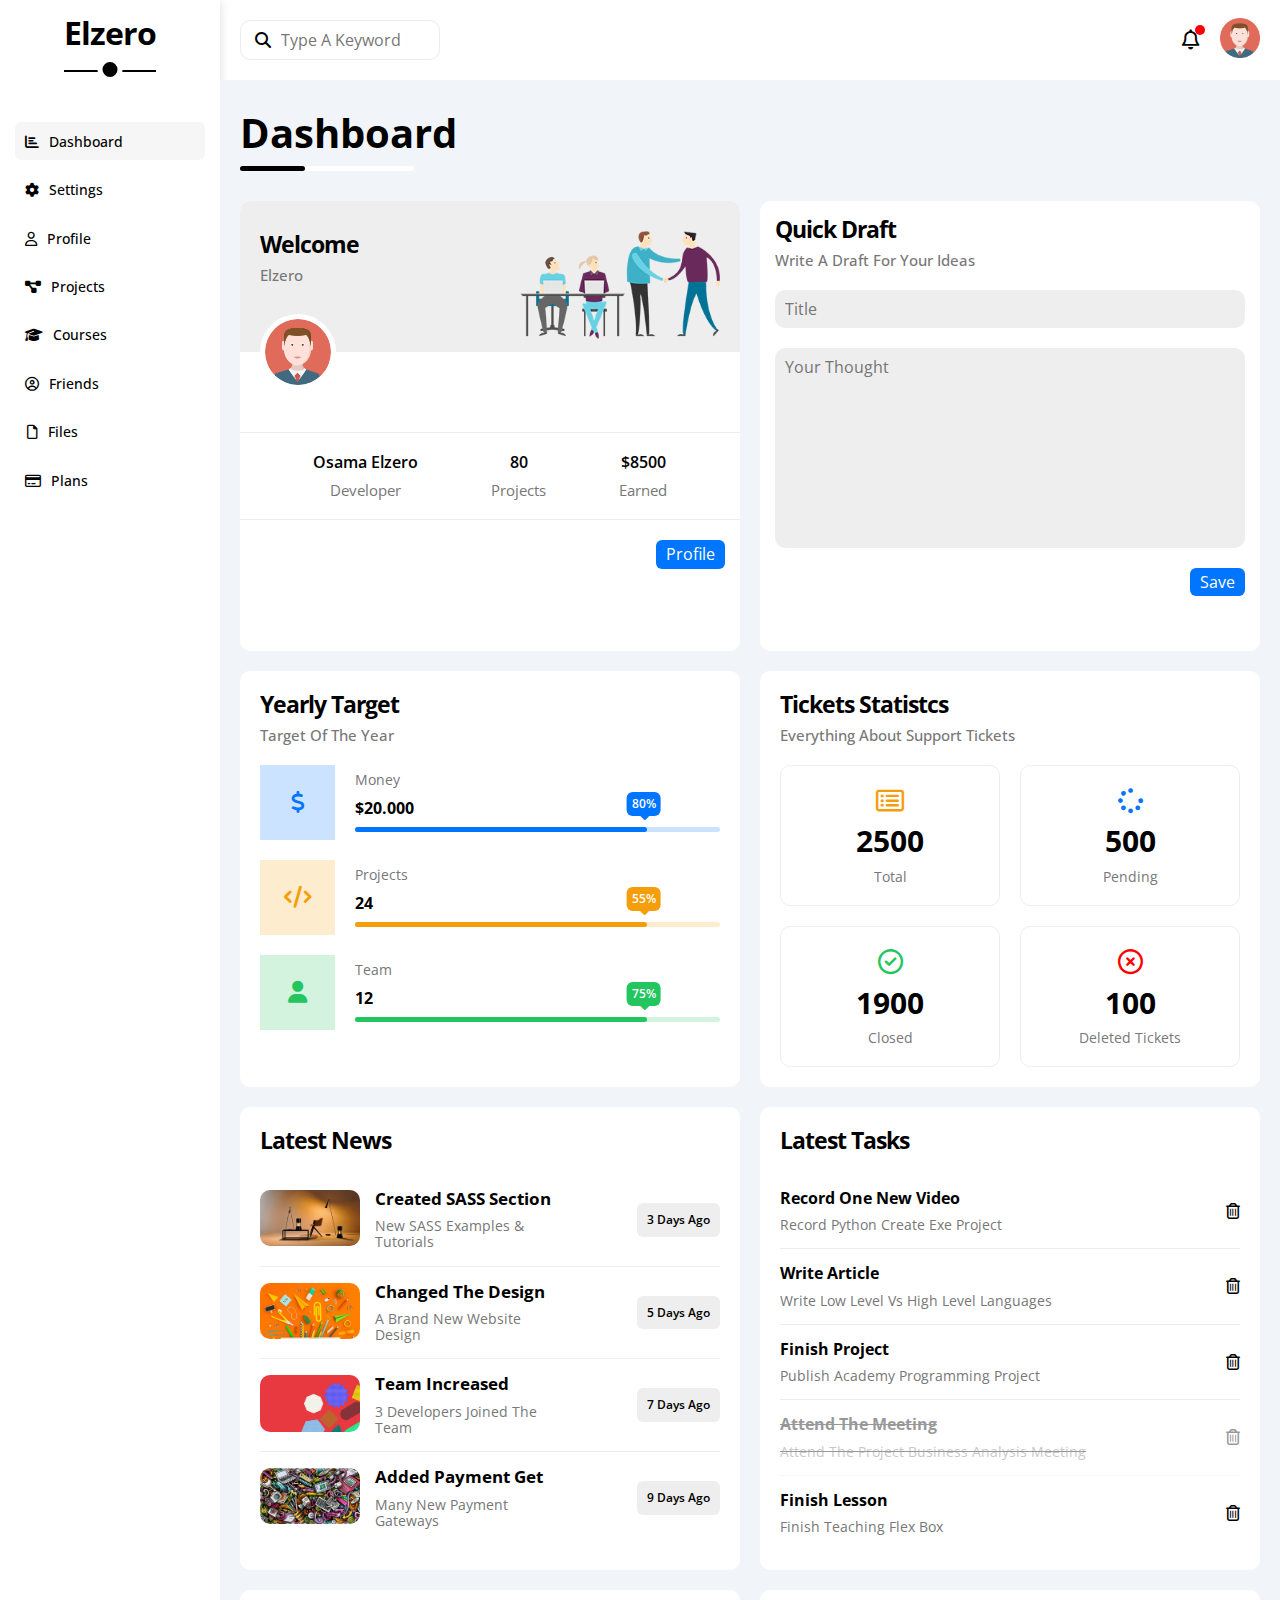
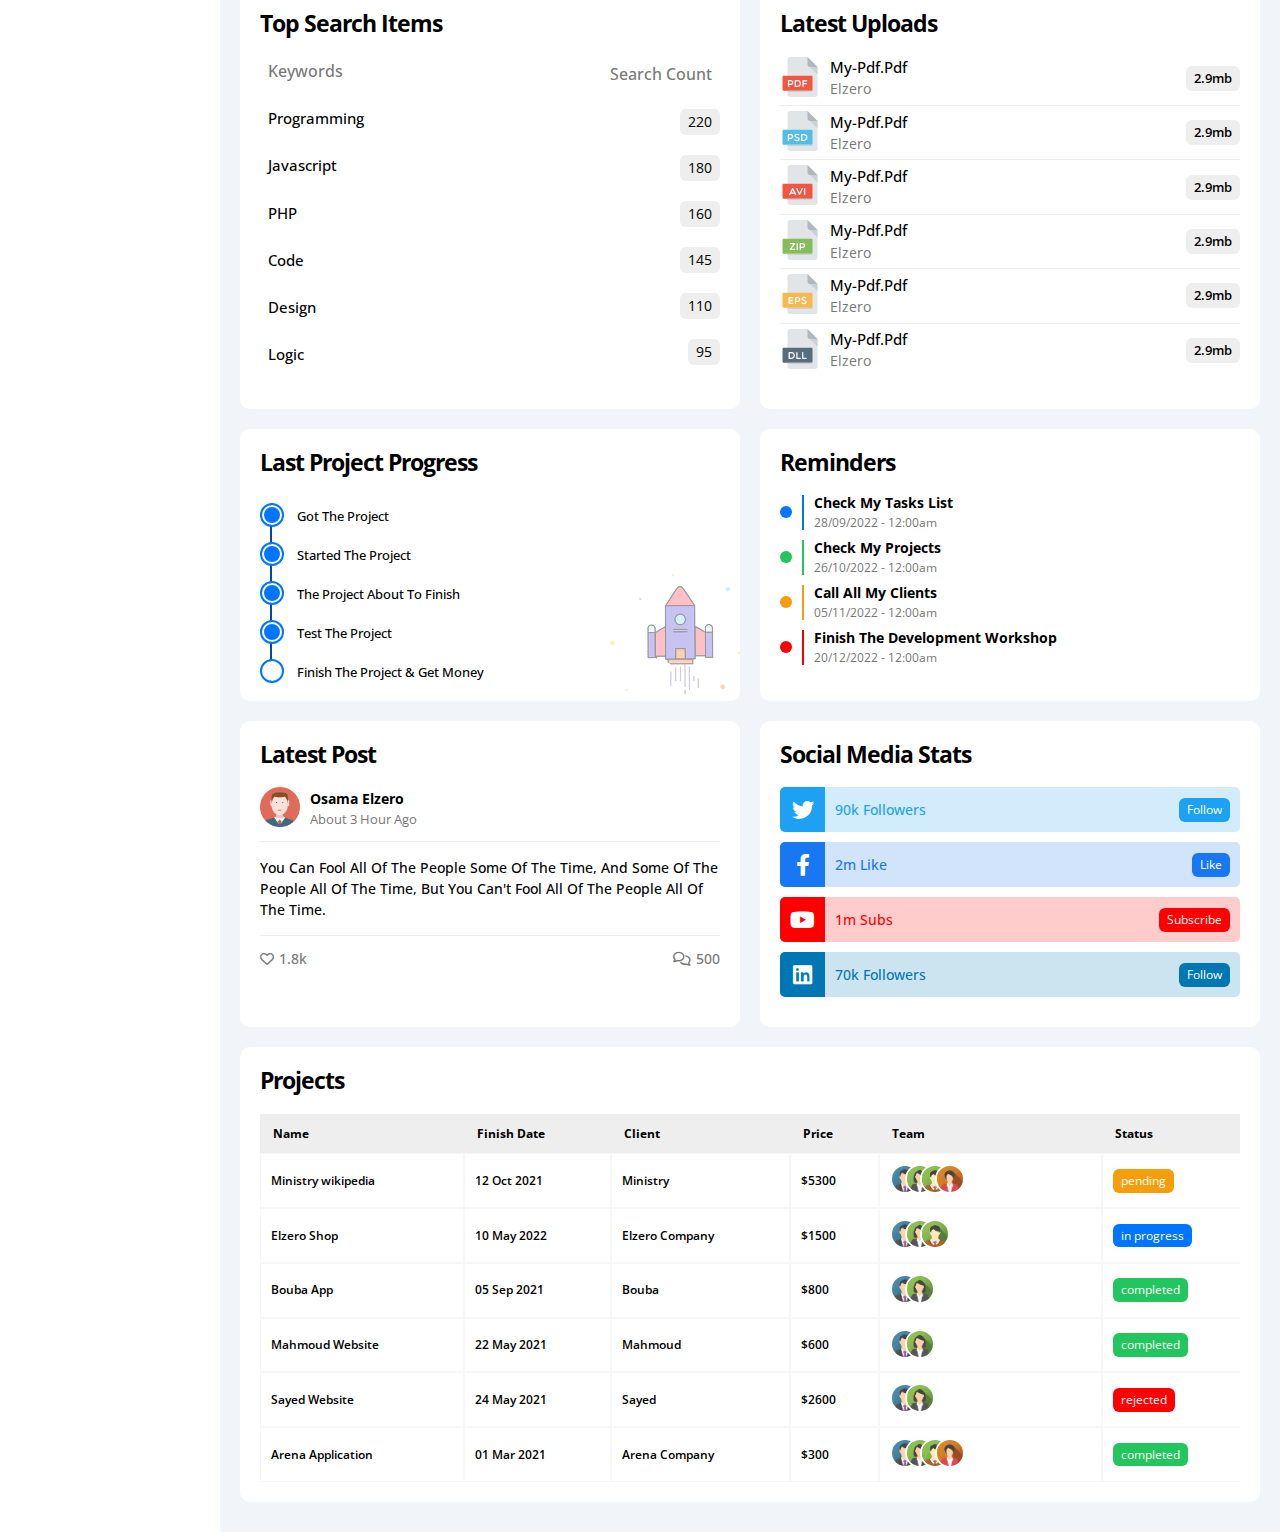
<file: index.html>
<!DOCTYPE html>
<html lang="en">

<head>
  <meta name="description" content="Here is my First Dashboard" />
  <meta charset="UTF-8" />
  <meta name="viewport" content="width=device-width, initial-scale=1.0" />
  <title>Dashboard | Home</title>
  <!-- Main FrameWork -->
  <link rel="stylesheet" href="./css/framework.css" />
  <!-- Master css -->
  <link rel="stylesheet" href="./css/master.css" />
  <!-- Font awesome Liberary -->
  <link rel="stylesheet" href="./css/all.min.css" />
  <!-- normalize -->
  <link rel="stylesheet" href="./css/normalize.css" />
</head>

<body>
  <main class="page flex prelative">
    <aside class="side-bar bcwhite">
      <div class="aside-header">
        <a href="index.html">
          <h1 class="prelative aside-header-title txtc prelative pb20 mb50 pointer">
            elzero
          </h1>
        </a>
      </div>
      <nav class="asid-nav-bar">
        <menu>
          <li class="">
            <a class="active block mb10" href="index.html"><i class="fa-solid fa-chart-bar"></i><span
                class="pl10 fz14">dashboard</span></a>
          </li>
          <li>
            <a href="settings.html" class="block mb10"><i class="fa-solid fa-gear"></i><span
                class="pl10 fz14">settings</span></a>
          </li>
          <li>
            <a href="profile.html" class="block mb10"><i class="fa-regular fa-user"></i><span
                class="pl10 fz14">profile</span></a>
          </li>
          <li>
            <a href="projects.html" class="block mb10"><i class="fa-solid fa-diagram-project"></i><span
                class="pl10 fz14">projects</span></a>
          </li>
          <li>
            <a href="courses.html" class="block mb10"><i class="fa-solid fa-graduation-cap"></i><span
                class="pl10 fz14">courses</span></a>
          </li>
          <li>
            <a href="friends.html" class="block mb10"><i class="fa-regular fa-circle-user"></i><span
                class="pl10 fz14">friends</span></a>
          </li>
          <li>
            <a href="files.html" class="block mb10"><i class="fa-regular fa-file pl2"></i><span
                class="pl10 fz14">files</span></a>
          </li>
          <li>
            <a href="plans.html" class="block mb10"><i class="fa-regular fa-credit-card"></i><span
                class="pl10 fz14">plans</span></a>
          </li>
        </menu>
      </nav>
    </aside>
    <section class="right-side">
      <header class="right-side-header flex-jspace-ac pr20 pl20">
        <form class="header-search-form prelative">
          <i class="fa-solid fa-magnifying-glass pabsolute"></i>
          <input class="pl40 pad10" type="search" name="search" placeholder="type a keyword" />
        </form>
        <div class="header-avatar flex-ac">
          <span class="prelative">
            <i class="fa-regular fa-bell fz20 pointer"></i></span>
          <div class="header-avatar-image">
            <img class="pointer" src="./imgs/avatar.png" alt="head-avatar" />
          </div>
        </div>
      </header>
      <section class="default-section bcback-color">
        <div class="default-section-header">
          <h1 class="prelative fz40 pointer mb30">dashboard</h1>
        </div>
        <div class="default-section-content grid400 gap20">
          <!-- avatar Profile -->
          <article class="avatar-profile-info heigh450 prelative radius10 bcwhite">
            <div class="avatar-profile-welcome flex-space bcddd pt30 pb10 pl20 pr20">
              <div class="article-header">
                <h1>welcome</h1>
                <p>elzero</p>
              </div>
              <div class="avatar-profile-welcome-img">
                <img src="./imgs/welcome.png" alt="image" />
              </div>
            </div>
            <div class="welcome-avatar-profile-photo">
              <img src="./imgs/avatar.png" alt="image" />
            </div>
            <div class="avatar-profile-info-content pb20 flex-ac txtc evenly mt20 mb20 capitalize">
              <div class="avatar-profile-name-job">
                <p class="mb10 fw600">osama elzero</p>
                <span class="fz15 c777">developer</span>
              </div>
              <div class="avatar-profile-projects-number">
                <p class="mb10 fw600">80</p>
                <span class="fz15 c777"> projects</span>
              </div>
              <div class="avatar-profile-money-earned">
                <p class="mb10 fw600">$8500</p>
                <span class="fz15 c777">earned</span>
              </div>
            </div>
            <button
              class="avatar-profile-button pabsolute mr15 right0 cwhite bcblue pblock5 pl10 pr10 bnone capitalize radius6">
              profile
            </button>
          </article>
          <!-- Quick draft -->
          <article class="dashboard-quick-draft prelative radius10 bcwhite pad15">
            <div class="article-header">
              <h1>quick draft</h1>
              <p>write a draft for your ideas</p>
            </div>
            <form class="mt20" action="" class="quick-draft-form">
              <input class="block mb20 bcddd bnone pad10 width100 radius10" type="text" placeholder="title"
                name="title of draft" />
              <textarea class="block mb20 bcddd bnone pad10 width100 radius10 heigh200 resize-none" name="thought"
                placeholder="your thought"></textarea>
            </form>
            <button
              class="qiuck-draft-save pabsolute right0 mr15 cwhite bcblue pblock5 pl10 pr10 bnone capitalize radius6">
              save
            </button>
          </article>
          <!-- Yearly Target -->
          <article class="yearly-target bcwhite radius10 pad20">
            <div class="article-header">
              <h1>yearly target</h1>
              <p>target of the year</p>
            </div>
            <div class="yearly-target-category">
              <div class="yearly-target-money flex-ac mt20 gap20">
                <div class="yearly-target-money-icon width75px heigh75px heigh bc-light-blue flex-jc-ac">
                  <span><i class="fa-solid fa-dollar-sign fz22 cblue"></i></span>
                </div>
                <div class="yearly-target-money-percent flex-1">
                  <p class="fz14 c777 capitalize">money</p>
                  <span class="fw700 pblock10 block">$20.000</span>
                  <div class="percent width100 radius6 heigh5 pb5 bc-light-blue">
                    <span class="block width80 bcblue prelative radius6 heigh5">
                      <span class="pabsolute right0 bcblue cwhite fz12 fw600 pad5 radius6">80%</span>
                      <i class="fa-solid fa-caret-down pabsolute right0 cblue fz15"></i>
                    </span>
                  </div>
                </div>
              </div>
              <div class="yearly-target-projects flex-ac mt20 gap20">
                <div class="yearly-target-projects-icon width75px heigh75px flex-jc-ac bc-light-yellow">
                  <span><i class="fa-solid fa-code fz22 cyellow"></i></span>
                </div>
                <div class="yearly-target-money-percent flex-1">
                  <p class="fz14 c777 capitalize">projects</p>
                  <span class="fw700 pblock10 block"> 24</span>
                  <div class="percent width100 radius6 heigh5 pb5 bc-light-yellow">
                    <span class="block width80 bcyellow prelative radius6 heigh5">
                      <span class="pabsolute right0 bcyellow cwhite fz12 fw600 pad5 radius6">55%</span>
                      <i class="fa-solid fa-caret-down pabsolute right0 cyellow fz15"></i>
                    </span>
                  </div>
                </div>
              </div>
              <div class="yearly-target-team flex-ac mt20 gap20">
                <div class="yearly-target-team-icon width75px heigh75px heigh bc-light-green flex-jc-ac">
                  <span><i class="fa-solid fa-user fz22 cgreen"></i></span>
                </div>
                <div class="yearly-target-team-percent flex-1">
                  <p class="fz14 c777 capitalize">team</p>
                  <span class="fw700 pblock10 block">12</span>
                  <div class="percent width100 radius6 heigh5 pb5 bc-light-green">
                    <span class="block width80 bcgreen prelative radius6 heigh5">
                      <span class="pabsolute right0 bcgreen cwhite fz12 fw600 pad5 radius6">
                        75%</span>
                      <i class="fa-solid fa-caret-down pabsolute right0 cgreen fz15"></i>
                    </span>
                  </div>
                </div>
              </div>
            </div>
          </article>
          <!-- tickets statistics -->
          <article class="tickets-statistics bcwhite pad20 radius10">
            <div class="article-header">
              <h1>tickets statistcs</h1>
              <p>Everything About Support Tickets</p>
            </div>
            <div class="tickets-grid mt20 grid-180 gap20">
              <div class="total-tickets pad10 radius10 border1 txtc">
                <span class="mb10 mt10 cyellow block fz25"><i class="fa-regular fa-rectangle-list"></i></span>
                <h2 class="fz30 mb10">2500</h2>
                <p class="capitalize fz14 c777 mb10">total</p>
              </div>
              <div class="pending-tickets pad10 radius10 border1 txtc">
                <span class="mb10 mt10 cblue block fz25"><i class="fa-solid fa-spinner"></i></span>
                <h2 class="fz30 mb10">500</h2>
                <p class="capitalize fz14 c777 mb10">pending</p>
              </div>
              <div class="closed-tickets pad10 radius10 border1 txtc">
                <span class="mb10 mt10 cgreen block fz25"><i class="fa-regular fa-circle-check"></i></span>
                <h2 class="fz30 mb10">1900</h2>
                <p class="capitalize fz14 c777 mb10">closed</p>
              </div>
              <div class="deleted-tickets pad10 radius10 border1 txtc">
                <span class="mb10 mt10 cred block fz25"><i class="fa-regular fa-circle-xmark"></i></span>
                <h2 class="fz30 mb10">100</h2>
                <p class="capitalize fz14 c777 mb10">deleted tickets</p>
              </div>
            </div>
          </article>
          <!-- latest News -->
          <article class="latest-news bcwhite radius10 pad20">
            <div class="article-header">
              <h1>latest news</h1>
            </div>
            <div class="latest-news-content mt20">
              <div class="sass-news flex-ac gap15 border-b1 pblock15">
                <div class="sass-news-img width100px radius10">
                  <img class="radius10" src="./imgs/news-01.png" alt="image" />
                </div>
                <div class="news-text-days flex-jspace-ac flex-1">
                  <div class="sass-news-text">
                    <h2 class="fz17 mb10 capitalize pointer">
                      created SASS section
                    </h2>
                    <p class="fz14 width80 capitalize c777">
                      new SASS examples & tutorials
                    </p>
                  </div>
                  <div class="news-days-number bceee radius6 fz12 fw600 capitalize pad10">
                    <p>3 days ago</p>
                  </div>
                </div>
              </div>
              <div class="design-news flex-ac pblock15 gap15 border-b1">
                <div class="design-news-img width100px radius10">
                  <img class="radius10" src="./imgs/news-02.png" alt="image" />
                </div>
                <div class="news-text-days flex-jspace-ac flex-1">
                  <div class="design-news-text">
                    <h2 class="fz17 mb10 capitalize pointer">
                      Changed The Design
                    </h2>
                    <p class="fz14 width80 capitalize c777">
                      A Brand New Website Design
                    </p>
                  </div>
                  <div class="news-days-number bceee radius6 fz12 fw600 capitalize pad10">
                    <p>5 days ago</p>
                  </div>
                </div>
              </div>
              <div class="team-news flex-ac pblock15 gap15 border-b1">
                <div class="team-news-img width100px radius10">
                  <img class="radius10" src="./imgs/news-03.png" alt="image" />
                </div>
                <div class="news-text-days flex-jspace-ac flex-1">
                  <div class="team-news-text">
                    <h2 class="fz17 mb10 capitalize pointer">
                      Team Increased
                    </h2>
                    <p class="fz14 width80 capitalize c777">
                      3 Developers Joined The Team
                    </p>
                  </div>
                  <div class="news-days-number bceee radius6 fz12 fw600 capitalize pad10">
                    <p>7 Days Ago</p>
                  </div>
                </div>
              </div>
              <div class="payment-news flex-ac gap15 pblock15">
                <div class="payment-news-img width100px radius10">
                  <img class="radius10" src="./imgs/news-04.png" alt="image" />
                </div>
                <div class="news-text-days flex-jspace-ac flex-1">
                  <div class="payment-news-text">
                    <h2 class="fz17 mb10 capitalize pointer">
                      Added Payment get
                    </h2>
                    <p class="fz14 width80 capitalize c777">
                      Many New Payment Gateways
                    </p>
                  </div>
                  <div class="news-days-number bceee radius6 fz12 fw600 capitalize pad10">
                    <p>9 days ago</p>
                  </div>
                </div>
              </div>
            </div>
          </article>
          <!-- latest tasks -->
          <article class="latest-tasks pad20 radius10 bcwhite">
            <div class="article-header">
              <h1>latest tasks</h1>
            </div>
            <div class="latest-tasks-content mt10">
              <div class="first-tast pblock15 flex-jspace-ac border-b1">
                <div class="task-text capitalize">
                  <h4 class="mb10">Record One New Video</h4>
                  <p class="fz14 c777">Record Python Create Exe Project</p>
                </div>
                <span class="icon">
                  <i class="fa-regular fa-trash-can"></i>
                </span>
              </div>
              <div class="first-tast pblock15 flex-jspace-ac border-b1">
                <div class="task-text capitalize">
                  <h4 class="mb10">Write Article</h4>
                  <p class="fz14 c777">
                    Write Low Level vs High Level Languages
                  </p>
                </div>
                <span class="icon">
                  <i class="fa-regular fa-trash-can"></i>
                </span>
              </div>
              <div class="first-tast pblock15 flex-jspace-ac border-b1">
                <div class="task-text capitalize">
                  <h4 class="mb10">Finish Project</h4>
                  <p class="fz14 c777">Publish Academy Programming Project</p>
                </div>
                <span class="icon">
                  <i class="fa-regular fa-trash-can"></i>
                </span>
              </div>
              <div class="finshed-task pblock15 flex-jspace-ac border-b1">
                <div class="task-text capitalize">
                  <h4 class="mb10">Attend The Meeting</h4>
                  <p class="fz14 c777">
                    Attend The Project Business Analysis Meeting
                  </p>
                </div>
                <span class="icon">
                  <i class="fa-regular fa-trash-can"></i>
                </span>
              </div>
              <div class="first-tast pblock15 flex-jspace-ac">
                <div class="task-text capitalize">
                  <h4 class="mb10">Finish Lesson</h4>
                  <p class="fz14 c777">Finish Teaching Flex Box</p>
                </div>
                <span class="icon">
                  <i class="fa-regular fa-trash-can"></i>
                </span>
              </div>
            </div>
          </article>
          <!-- top search -->
          <article class="top-search-items pad20 bcwhite radius10">
            <div class="article-header">
              <h1>top search items</h1>
            </div>
            <div class="top-search-content flex-jspace-ac mt20 pb20">
              <div class="top-search-keywords flex column gap20">
                <h5 class="fz16 c777 capitalize fw500">keywords</h5>
                <p>Programming</p>
                <p>javascript</p>
                <p>PHP</p>
                <p>code</p>
                <p>design</p>
                <p>logic</p>
              </div>
              <div class="search-count flex column gap20 txtend fz14">
                <h5 class="fz16 c777 capitalize fw500">search count</h5>
                <span>220</span><span>180</span><span>160</span><span>145</span><span>110</span><span>95</span>
              </div>
            </div>
          </article>
          <!-- latest uploads -->
          <article class="latest-uploads bcwhite radius10 pad20">
            <div class="article-header">
              <h1>latest uploads</h1>
            </div>
            <div class="latest-uploads-content mt20">
              <div class="latest-upload-item flex-ac gap10 pb5 mb5 border-b1">
                <div class="latest-upload-img">
                  <svg class="width40px" xmlns="http://www.w3.org/2000/svg" viewBox="0 0 512 512">
                    <path
                      d="M128 0c-17.6 0-32 14.4-32 32v448c0 17.6 14.4 32 32 32h320c17.6 0 32-14.4 32-32V128L352 0H128z"
                      fill="#e2e5e7" />
                    <path d="M384 128h96L352 0v96c0 17.6 14.4 32 32 32z" fill="#b0b7bd" />
                    <path fill="#cad1d8" d="M480 224l-96-96h96z" />
                    <path
                      d="M416 416c0 8.8-7.2 16-16 16H48c-8.8 0-16-7.2-16-16V256c0-8.8 7.2-16 16-16h352c8.8 0 16 7.2 16 16v160z"
                      fill="#f15642" />
                    <path
                      d="M101.744 303.152c0-4.224 3.328-8.832 8.688-8.832h29.552c16.64 0 31.616 11.136 31.616 32.48 0 20.224-14.976 31.488-31.616 31.488h-21.36v16.896c0 5.632-3.584 8.816-8.192 8.816-4.224 0-8.688-3.184-8.688-8.816v-72.032zm16.88 7.28v31.872h21.36c8.576 0 15.36-7.568 15.36-15.504 0-8.944-6.784-16.368-15.36-16.368h-21.36zM196.656 384c-4.224 0-8.832-2.304-8.832-7.92v-72.672c0-4.592 4.608-7.936 8.832-7.936h29.296c58.464 0 57.184 88.528 1.152 88.528h-30.448zm8.064-72.912V368.4h21.232c34.544 0 36.08-57.312 0-57.312H204.72zm99.152 1.024v20.336h32.624c4.608 0 9.216 4.608 9.216 9.072 0 4.224-4.608 7.68-9.216 7.68h-32.624v26.864c0 4.48-3.184 7.92-7.664 7.92-5.632 0-9.072-3.44-9.072-7.92v-72.672c0-4.592 3.456-7.936 9.072-7.936h44.912c5.632 0 8.96 3.344 8.96 7.936 0 4.096-3.328 8.704-8.96 8.704h-37.248v.016z"
                      fill="#fff" />
                    <path d="M400 432H96v16h304c8.8 0 16-7.2 16-16v-16c0 8.8-7.2 16-16 16z" fill="#cad1d8" />
                  </svg>
                </div>
                <div class="item-details flex-1 flex-jspace-ac">
                  <div class="latest-upload-text capitalize">
                    <h2 class="fz15 mb5 fw500">my-pdf.pdf</h2>
                    <p class="fz14 c777">elzero</p>
                  </div>
                  <div class="latest-upload-file-size">
                    <span class="block span-padding bceee radius6 fz13 fw600">2.9mb</span>
                  </div>
                </div>
              </div>
              <div class="latest-upload-item flex-ac gap10 pb5 mb5 border-b1">
                <div class="latest-upload-img">
                  <svg class="width40px" xmlns="http://www.w3.org/2000/svg" viewBox="0 0 512 512">
                    <path
                      d="M128 0c-17.6 0-32 14.4-32 32v448c0 17.6 14.4 32 32 32h320c17.6 0 32-14.4 32-32V128L352 0H128z"
                      fill="#e2e5e7" />
                    <path d="M384 128h96L352 0v96c0 17.6 14.4 32 32 32z" fill="#b0b7bd" />
                    <path fill="#cad1d8" d="M480 224l-96-96h96z" />
                    <path
                      d="M416 416c0 8.8-7.2 16-16 16H48c-8.8 0-16-7.2-16-16V256c0-8.8 7.2-16 16-16h352c8.8 0 16 7.2 16 16v160z"
                      fill="#50bee8" />
                    <path
                      d="M100 303.152c0-4.224 3.328-8.848 8.688-8.848h29.552c16.64 0 31.616 11.136 31.616 32.496 0 20.224-14.976 31.472-31.616 31.472h-21.36v16.896c0 5.648-3.584 8.832-8.192 8.832-4.224 0-8.688-3.184-8.688-8.832v-72.016zm16.88 7.28v31.856h21.36c8.576 0 15.36-7.552 15.36-15.488 0-8.96-6.784-16.368-15.36-16.368h-21.36zm67.44 4.224c2.944-24.816 40.416-29.28 58.08-15.712 8.704 7.024-.512 18.16-8.192 12.528-9.472-6.016-30.96-8.832-33.648 4.464-3.456 20.992 52.192 8.976 51.296 42.992-.896 32.496-47.968 33.264-65.632 18.672-4.24-3.44-4.096-9.056-1.792-12.528 3.328-3.312 7.024-4.464 11.392-.896 10.48 7.168 37.488 12.544 39.392-5.648-1.648-18.912-54.88-7.52-50.896-43.872zM278.24 384c-4.224 0-8.832-2.32-8.832-7.936v-72.656c0-4.608 4.608-7.936 8.832-7.936h29.296C366 295.472 364.72 384 308.688 384H278.24zm8.064-72.928v57.312h21.232c34.544 0 36.08-57.312 0-57.312h-21.232z"
                      fill="#fff" />
                    <path d="M400 432H96v16h304c8.8 0 16-7.2 16-16v-16c0 8.8-7.2 16-16 16z" fill="#cad1d8" />
                  </svg>
                </div>
                <div class="item-details flex-1 flex-jspace-ac">
                  <div class="latest-upload-text capitalize">
                    <h2 class="fz15 mb5 fw500">my-pdf.pdf</h2>
                    <p class="fz14 c777">elzero</p>
                  </div>
                  <div class="latest-upload-file-size">
                    <span class="block span-padding bceee radius6 fz13 fw600">2.9mb</span>
                  </div>
                </div>
              </div>
              <div class="latest-upload-item flex-ac gap10 pb5 mb5 border-b1">
                <div class="latest-upload-img">
                  <svg class="width40px" xmlns="http://www.w3.org/2000/svg" viewBox="0 0 512 512">
                    <path
                      d="M128 0c-17.6 0-32 14.4-32 32v448c0 17.6 14.4 32 32 32h320c17.6 0 32-14.4 32-32V128L352 0H128z"
                      fill="#e2e5e7" />
                    <path d="M384 128h96L352 0v96c0 17.6 14.4 32 32 32z" fill="#b0b7bd" />
                    <path fill="#cad1d8" d="M480 224l-96-96h96z" />
                    <path
                      d="M416 416c0 8.8-7.2 16-16 16H48c-8.8 0-16-7.2-16-16V256c0-8.8 7.2-16 16-16h352c8.8 0 16 7.2 16 16v160z"
                      fill="#f15642" />
                    <path
                      d="M121.408 384.016c-4.096-2.32-6.656-6.912-4.096-12.288l36.72-71.76c3.456-6.784 12.656-7.04 15.856 0l36.08 71.76c5.248 9.968-10.24 17.904-14.848 7.92l-5.632-11.248h-47.2l-5.488 11.264c-2.048 4.352-6.784 5.248-11.392 4.352zm55.008-32.496l-14.464-31.6-15.728 31.6h30.192zm65.184 26.736l-33.776-70.736c-4.992-10.112 10.112-18.416 15.728-7.808l11.392 25.712 14.704 33.76 14.448-33.76 11.392-25.712c5.12-9.712 19.952-3.584 15.616 7.04l-32.624 71.504c-2.944 8.064-12.032 9.984-16.88 0zm65.28-75.104c0-10.48 16.896-10.88 16.896 0v73.04c0 10.624-16.896 10.88-16.896 0v-73.04z"
                      fill="#fff" />
                    <path d="M400 432H96v16h304c8.8 0 16-7.2 16-16v-16c0 8.8-7.2 16-16 16z" fill="#cad1d8" />
                  </svg>
                </div>
                <div class="item-details flex-1 flex-jspace-ac">
                  <div class="latest-upload-text capitalize">
                    <h2 class="fz15 mb5 fw500">my-pdf.pdf</h2>
                    <p class="fz14 c777">elzero</p>
                  </div>
                  <div class="latest-upload-file-size">
                    <span class="block span-padding bceee radius6 fz13 fw600">2.9mb</span>
                  </div>
                </div>
              </div>
              <div class="latest-upload-item flex-ac gap10 pb5 mb5 border-b1">
                <div class="latest-upload-img">
                  <svg class="width40px" xmlns="http://www.w3.org/2000/svg" viewBox="0 0 512 512">
                    <path
                      d="M128 0c-17.6 0-32 14.4-32 32v448c0 17.6 14.4 32 32 32h320c17.6 0 32-14.4 32-32V128L352 0H128z"
                      fill="#e2e5e7" />
                    <path d="M384 128h96L352 0v96c0 17.6 14.4 32 32 32z" fill="#b0b7bd" />
                    <path fill="#cad1d8" d="M480 224l-96-96h96z" />
                    <path
                      d="M416 416c0 8.8-7.2 16-16 16H48c-8.8 0-16-7.2-16-16V256c0-8.8 7.2-16 16-16h352c8.8 0 16 7.2 16 16v160z"
                      fill="#84bd5a" />
                    <path
                      d="M132.64 384c-8.064 0-11.264-7.792-6.656-13.296l45.552-60.512h-37.76c-11.12 0-10.224-15.712 0-15.712h51.568c9.712 0 12.528 9.184 5.632 16.624l-43.632 56.656h41.584c10.24 0 11.52 16.256-1.008 16.256h-55.28V384zm79.408-80.848c0-10.496 16.896-10.88 16.896 0v73.04c0 10.608-16.896 10.88-16.896 0v-73.04zm39.568 0c0-4.224 3.328-8.832 8.704-8.832h29.552c16.64 0 31.616 11.136 31.616 32.48 0 20.224-14.976 31.488-31.616 31.488h-21.36v16.896c0 5.632-3.584 8.816-8.192 8.816-4.224 0-8.704-3.184-8.704-8.816v-72.032zm16.88 7.28v31.872h21.36c8.576 0 15.36-7.568 15.36-15.504 0-8.944-6.784-16.368-15.36-16.368h-21.36z"
                      fill="#fff" />
                    <path d="M400 432H96v16h304c8.8 0 16-7.2 16-16v-16c0 8.8-7.2 16-16 16z" fill="#cad1d8" />
                  </svg>
                </div>
                <div class="item-details flex-1 flex-jspace-ac">
                  <div class="latest-upload-text capitalize">
                    <h2 class="fz15 mb5 fw500">my-pdf.pdf</h2>
                    <p class="fz14 c777">elzero</p>
                  </div>
                  <div class="latest-upload-file-size">
                    <span class="block span-padding bceee radius6 fz13 fw600">2.9mb</span>
                  </div>
                </div>
              </div>
              <div class="latest-upload-item flex-ac gap10 pb5 mb5 border-b1">
                <div class="latest-upload-img">
                  <svg class="width40px" xmlns="http://www.w3.org/2000/svg" viewBox="0 0 512 512">
                    <path
                      d="M128 0c-17.6 0-32 14.4-32 32v448c0 17.6 14.4 32 32 32h320c17.6 0 32-14.4 32-32V128L352 0H128z"
                      fill="#e2e5e7" />
                    <path d="M384 128h96L352 0v96c0 17.6 14.4 32 32 32z" fill="#b0b7bd" />
                    <path fill="#cad1d8" d="M480 224l-96-96h96z" />
                    <path
                      d="M416 416c0 8.8-7.2 16-16 16H48c-8.8 0-16-7.2-16-16V256c0-8.8 7.2-16 16-16h352c8.8 0 16 7.2 16 16v160z"
                      fill="#f7b84e" />
                    <path
                      d="M116.608 384c-4.48 0-7.936-3.456-7.936-7.936v-72.656c0-4.608 3.456-7.936 7.936-7.936h45.92c11.776 0 11.52 16.624 0 16.624h-36.832v19.2h32.24c11.376 0 11.376 16.768 0 16.768h-32.24v19.184h39.024c11.648 0 12.528 16.752 0 16.752h-48.112zm73.872-80.848c0-4.224 3.328-8.848 8.704-8.848h29.552c16.64 0 31.616 11.136 31.616 32.496 0 20.224-14.976 31.472-31.616 31.472h-21.36v16.896c0 5.648-3.584 8.832-8.192 8.832-4.224 0-8.704-3.184-8.704-8.832v-72.016zm16.896 7.28v31.856h21.36c8.576 0 15.36-7.552 15.36-15.488 0-8.96-6.784-16.368-15.36-16.368h-21.36zm67.424 4.224c2.944-24.816 40.416-29.28 58.08-15.712 8.704 7.024-.512 18.16-8.192 12.528-9.472-6.016-30.96-8.832-33.648 4.464-3.456 20.992 52.192 8.976 51.296 42.992-.896 32.496-47.968 33.264-65.632 18.672-4.224-3.44-4.096-9.056-1.792-12.528 3.328-3.312 7.024-4.464 11.392-.896 10.48 7.168 37.488 12.544 39.408-5.648-1.664-18.912-54.88-7.52-50.912-43.872z"
                      fill="#fff" />
                    <path d="M400 432H96v16h304c8.8 0 16-7.2 16-16v-16c0 8.8-7.2 16-16 16z" fill="#cad1d8" />
                  </svg>
                </div>
                <div class="item-details flex-1 flex-jspace-ac">
                  <div class="latest-upload-text capitalize">
                    <h2 class="fz15 mb5 fw500">my-pdf.pdf</h2>
                    <p class="fz14 c777">elzero</p>
                  </div>
                  <div class="latest-upload-file-size">
                    <span class="block span-padding bceee radius6 fz13 fw600">2.9mb</span>
                  </div>
                </div>
              </div>
              <div class="latest-upload-item flex-ac gap10">
                <div class="latest-upload-img">
                  <svg class="width40px" xmlns="http://www.w3.org/2000/svg" viewBox="0 0 512 512">
                    <path
                      d="M128 0c-17.6 0-32 14.4-32 32v448c0 17.6 14.4 32 32 32h320c17.6 0 32-14.4 32-32V128L352 0H128z"
                      fill="#e2e5e7" />
                    <path d="M384 128h96L352 0v96c0 17.6 14.4 32 32 32z" fill="#b0b7bd" />
                    <path fill="#cad1d8" d="M480 224l-96-96h96z" />
                    <path
                      d="M416 416c0 8.8-7.2 16-16 16H48c-8.8 0-16-7.2-16-16V256c0-8.8 7.2-16 16-16h352c8.8 0 16 7.2 16 16v160z"
                      fill="#576d7e" />
                    <path
                      d="M118.08 384c-4.224 0-8.832-2.32-8.832-7.936v-72.656c0-4.608 4.608-7.936 8.832-7.936h29.296c58.464 0 57.184 88.528 1.152 88.528H118.08zm8.064-72.928v57.312h21.232c34.544 0 36.08-57.312 0-57.312h-21.232zm82.464-7.92c0-4.224 3.584-7.808 8.064-7.808 4.096 0 7.552 3.6 7.552 7.808v64.096h34.8c12.528 0 12.8 16.752 0 16.752h-42.336c-4.48 0-8.064-3.184-8.064-7.808v-73.04h-.016zm74.944 0c0-4.224 3.584-7.808 8.064-7.808 4.096 0 7.552 3.6 7.552 7.808v64.096h34.8c12.528 0 12.8 16.752 0 16.752h-42.336c-4.48 0-8.064-3.184-8.064-7.808v-73.04h-.016z"
                      fill="#fff" />
                    <path d="M400 432H96v16h304c8.8 0 16-7.2 16-16v-16c0 8.8-7.2 16-16 16z" fill="#cad1d8" />
                  </svg>
                </div>
                <div class="item-details flex-1 flex-jspace-ac">
                  <div class="latest-upload-text capitalize">
                    <h2 class="fz15 mb5 fw500">my-pdf.pdf</h2>
                    <p class="fz14 c777">elzero</p>
                  </div>
                  <div class="latest-upload-file-size">
                    <span class="block span-padding bceee radius6 fz13 fw600">2.9mb</span>
                  </div>
                </div>
              </div>
            </div>
          </article>
          <!-- last progress -->
          <article class="last-progress bcwhite prelative pad20 radius10">
            <div class="article-header">
              <h1>last project progress</h1>
            </div>
            <div class="last-progress-content mt30 prelative">
              <div class="progress">
                <span>
                  <span></span>
                </span>
                <p class="fz15 mb20 capitalize fw500">got the project</p>
              </div>
              <div class="progress">
                <span> </span>
                <p class="fz15 mb20 capitalize fw500">Started The Project</p>
              </div>
              <div class="progress">
                <span> </span>
                <p class="fz15 mb20 capitalize fw500">
                  The Project About To Finish
                </p>
              </div>
              <div class="progress">
                <span class="progress-animat"> </span>
                <p class="fz15 mb20 capitalize fw500">Test The Project</p>
              </div>
              <div class="progress progress-white">
                <span class="progress-wait"> </span>
                <p class="fz15 capitalize fw500">
                  Finish The Project & Get Money
                </p>
              </div>
            </div>
            <div class="back-image">
              <img src="./imgs/project.png" alt="image" />
            </div>
          </article>
          <!-- reminders -->
          <article class="reminders bcwhite pad20 radius10">
            <div class="article-header">
              <h1>reminders</h1>
            </div>
            <div class="reminders-content">
              <div class="first-remind flex-ac gap10 mb10">
                <span class="shape radius50 block bcblue"></span>
                <div class="remiders-text pl10 borderl2px bordercblue">
                  <h2 class="remind-title fw700 fz14 capitalize mb5">
                    check my tasks list
                  </h2>
                  <p class="remind-date fz12 c777">28/09/2022 - 12:00am</p>
                </div>
              </div>
              <div class="first-remind flex-ac gap10 mb10">
                <span class="shape radius50 block bcgreen"></span>
                <div class="remiders-text pl10 borderl2px bordercgreen">
                  <h2 class="remind-title fw700 fz14 capitalize mb5">
                    Check My Projects
                  </h2>
                  <p class="remind-date fz12 c777">26/10/2022 - 12:00am</p>
                </div>
              </div>
              <div class="first-remind flex-ac gap10 mb10">
                <span class="shape radius50 block bcyellow"></span>
                <div class="remiders-text pl10 borderl2px bordercyellow">
                  <h2 class="remind-title fw700 fz14 capitalize mb5">
                    Call All My Clients
                  </h2>
                  <p class="remind-date fz12 c777">05/11/2022 - 12:00am</p>
                </div>
              </div>
              <div class="first-remind flex-ac gap10 mb10">
                <span class="shape radius50 block bcred"></span>
                <div class="remiders-text pl10 borderl2px bordercred">
                  <h2 class="remind-title fw700 fz14 capitalize mb5">
                    Finish The Development Workshop
                  </h2>
                  <p class="remind-date fz12 c777">20/12/2022 - 12:00am</p>
                </div>
              </div>
            </div>
          </article>
          <!-- latest post -->
          <article class="latest-post radius10 bcwhite pad20">
            <div class="article-header">
              <h1>latest post</h1>
            </div>
            <div class="latest-post-content">
              <div class="post-owner flex-ac gap10 pb10 border-b1">
                <div class="post-owner-img">
                  <img class="width40px" src="./imgs/avatar.png" alt="image" />
                </div>
                <div class="post-owner-text">
                  <h2 class="fz14 mb5 capitalize">osama elzero</h2>
                  <p class="fz13 capitalize c777">about 3 hour ago</p>
                </div>
              </div>
              <div class="post-content pt15 border-b1 pb15 capitalize fz14">
                <p class="line1-5px fw500">
                  You Can Fool All Of The People Some Of The Time, And Some Of
                  The People All Of The Time, But You Can't Fool All Of The
                  People All Of The Time.
                </p>
              </div>
              <div class="post-likes-comments pt15 pb15 flex-jspace-ac">
                <div class="post-likes flex-ac gap5">
                  <i class="fa-regular fa-heart c777 fz14"></i>
                  <p class="c777 fz14 fw500">1.8k</p>
                </div>
                <div class="post-comments flex-ac gap5">
                  <i class="fa-regular fa-comments c777 fz14"></i>
                  <p class="c777 fz14 fw500">500</p>
                </div>
              </div>
            </div>
          </article>
          <!-- social media stats -->
          <article class="social-media-stats bcwhite radius10 pad20">
            <div class="article-header">
              <h1>social media stats</h1>
            </div>
            <div class="social-media-stats-content">
              <div class="twiter-stats mb10 flex-jspace-ac pr10">
                <div class="twiter-text flex-ac gap10">
                  <span><i class="fa-brands fa-twitter"></i></span>
                  <p>90k followers</p>
                </div>
                <button>follow</button>
              </div>
              <div class="facebook-stats mb10 flex-jspace-ac pr10">
                <div class="facebook-text flex-ac gap10">
                  <span><i class="fa-brands fa-facebook-f"></i></span>
                  <p>2m like</p>
                </div>
                <button>like</button>
              </div>
              <div class="youtube-stats mb10 flex-jspace-ac pr10">
                <div class="youtube-text flex-ac gap10">
                  <span><i class="fa-brands fa-youtube"></i></span>
                  <p>1m subs</p>
                </div>
                <button>subscribe</button>
              </div>
              <div class="linkedin-stats mb10 flex-jspace-ac pr10">
                <div class="linkedin-text flex-ac gap10">
                  <span><i class="fa-brands fa-linkedin"></i></span>
                  <p>70k followers</p>
                </div>
                <button>follow</button>
              </div>
            </div>
          </article>
        </div>
        <!-- projects table -->
        <article class="projects-table radius10 bcwhite pad20 mt20">
          <div class="article-header">
            <h1>projects</h1>
          </div>
          <div class="projects-table-content">
            <table>
              <thead>
                <td>name</td>
                <td>finish date</td>
                <td>client</td>
                <td>price</td>
                <td>team</td>
                <td>status</td>
              </thead>
              <tbody>
                <tr>
                  <td>Ministry wikipedia</td>
                  <td>12 Oct 2021</td>
                  <td>Ministry</td>
                  <td>$5300</td>
                  <td class="wiki-team">
                    <img class="width30px radius50 border1 border1fff team-member1" src="./imgs/team-01.png"
                      alt="image" /><img class="width30px radius50 border1 border1fff prelative team-member2"
                      src="./imgs/team-02.png" alt="image" /><img
                      class="width30px radius50 border1 border1fff prelative team-member3" src="./imgs/team-03.png"
                      alt="image" /><img class="width30px radius50 border1 border1fff prelative team-member4"
                      src="./imgs/team-04.png" alt="image" />
                  </td>
                  <td>
                    <button class="radius6 button-padding fz12 cwhite bcyellow bordernone">
                      pending
                    </button>
                  </td>
                </tr>
                <tr>
                  <td>Elzero Shop</td>
                  <td>10 May 2022</td>
                  <td>Elzero Company</td>
                  <td>$1500</td>
                  <td class="osama-team">
                    <img class="width30px radius50 border1 border1fff team-member1" src="./imgs/team-01.png"
                      alt="image" /><img class="width30px radius50 border1 border1fff prelative team-member2"
                      src="./imgs/team-02.png" alt="image" /><img
                      class="width30px radius50 border1 border1fff prelative team-member3" src="./imgs/team-03.png"
                      alt="image" />
                  </td>
                  <td>
                    <button class="radius6 button-padding fz12 cwhite bcblue bordernone">
                      in progress
                    </button>
                  </td>
                </tr>
                <tr>
                  <td>Bouba App</td>
                  <td>05 Sep 2021</td>
                  <td>Bouba</td>
                  <td>$800</td>
                  <td class="bouba-team">
                    <img class="width30px radius50 border1 border1fff team-member1" src="./imgs/team-01.png"
                      alt="image" /><img class="width30px radius50 border1 border1fff prelative team-member2"
                      src="./imgs/team-02.png" alt="image" />
                  </td>
                  <td>
                    <button class="radius6 button-padding fz12 cwhite bcgreen bordernone">
                      completed
                    </button>
                  </td>
                </tr>
                <tr>
                  <td>Mahmoud Website</td>
                  <td>22 May 2021</td>
                  <td>Mahmoud</td>
                  <td>$600</td>
                  <td class="mahmoud-team">
                    <img class="width30px radius50 border1 border1fff team-member1" src="./imgs/team-01.png"
                      alt="image" /><img class="width30px radius50 border1 border1fff prelative team-member2"
                      src="./imgs/team-02.png" alt="image" />
                  </td>
                  <td>
                    <button class="radius6 button-padding fz12 cwhite bcgreen bordernone">
                      completed
                    </button>
                  </td>
                </tr>
                <tr>
                  <td>Sayed Website</td>
                  <td>24 May 2021</td>
                  <td>Sayed</td>
                  <td>$2600</td>
                  <td class="sayed-team">
                    <img class="width30px radius50 border1 border1fff team-member1" src="./imgs/team-01.png"
                      alt="image" /><img class="width30px radius50 border1 border1fff prelative team-member2"
                      src="./imgs/team-02.png" alt="image" />
                  </td>
                  <td>
                    <button class="radius6 button-padding fz12 cwhite bcred bordernone">
                      rejected
                    </button>
                  </td>
                </tr>
                <tr>
                  <td>Arena Application</td>
                  <td>01 Mar 2021</td>
                  <td>Arena Company</td>
                  <td>$300</td>
                  <td class="arena-team">
                    <img class="width30px radius50 border1 border1fff team-member1" src="./imgs/team-01.png"
                      alt="image" /><img class="width30px radius50 border1 border1fff prelative team-member2"
                      src="./imgs/team-02.png" alt="image" /><img
                      class="width30px radius50 border1 border1fff prelative team-member3" src="./imgs/team-03.png"
                      alt="image" /><img class="width30px radius50 border1 border1fff prelative team-member4"
                      src="./imgs/team-04.png" alt="image" />
                  </td>
                  <td>
                    <button class="radius6 button-padding fz12 cwhite bcgreen bordernone">
                      completed
                    </button>
                  </td>
                </tr>
              </tbody>
            </table>
          </div>
        </article>
      </section>
    </section>
  </main>
</body>

</html>
</file>
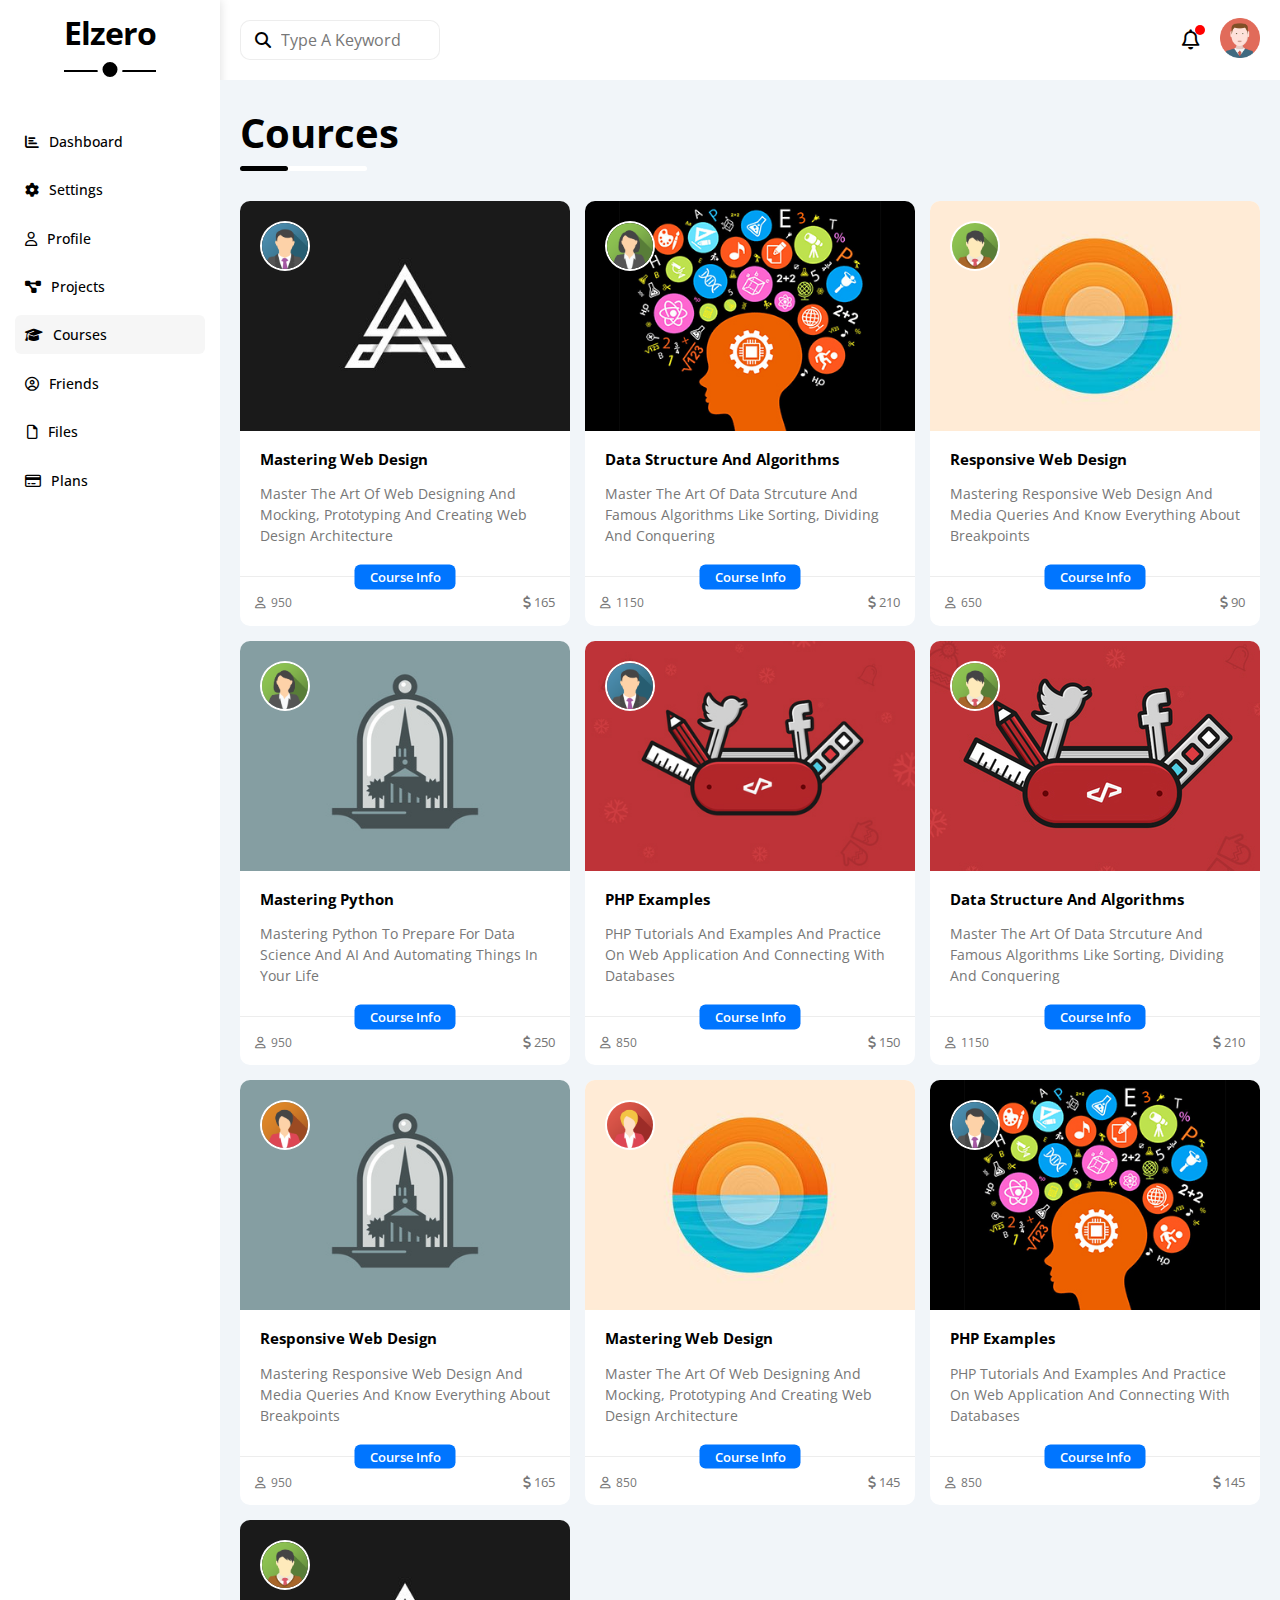
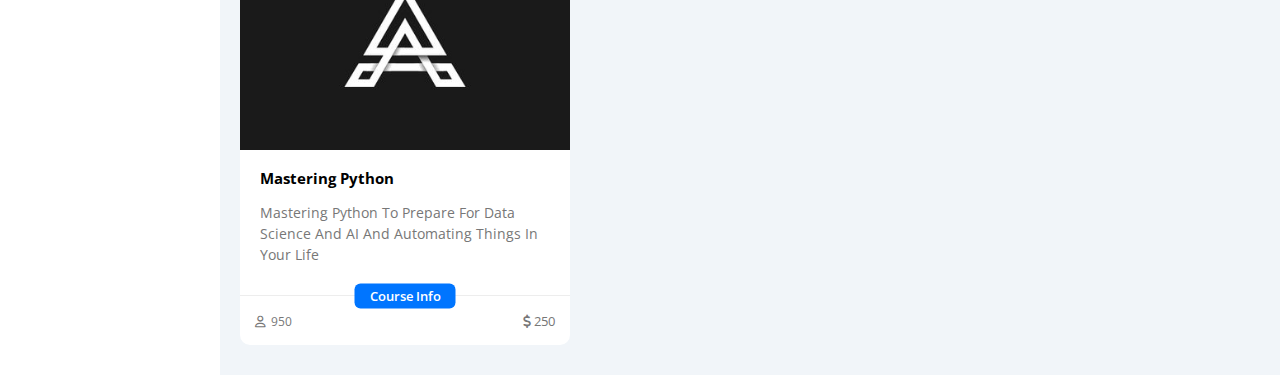
<file: courses.html>
<!DOCTYPE html>
<html lang="en">

<head>
  <meta name="description" content="Here is my First Dashboard" />
  <meta charset="UTF-8" />
  <meta name="viewport" content="width=device-width, initial-scale=1.0" />
  <title>Courses | Home</title>
  <!-- Main FrameWork -->
  <link rel="stylesheet" href="./css/framework.css" />
  <!-- Master css -->
  <link rel="stylesheet" href="./css/master.css" />
  <!-- Font awesome Liberary -->
  <link rel="stylesheet" href="./css/all.min.css" />
  <!-- normalize -->
  <link rel="stylesheet" href="./css/normalize.css" />
</head>

<body>
  <main class="page flex prelative">
    <aside class="side-bar bcwhite">
      <div class="aside-header">
        <a href="index.html">
          <h1 class="prelative aside-header-title txtc prelative pb20 mb50 pointer">
            elzero
          </h1>
        </a>
      </div>
      <nav class="asid-nav-bar">
        <menu>
          <li class="">
            <a class=" block mb10" href="index.html"><i class="fa-solid fa-chart-bar"></i><span
                class="pl10 fz14">dashboard</span></a>
          </li>
          <li>
            <a href="settings.html" class="block mb10"><i class="fa-solid fa-gear"></i><span
                class="pl10 fz14">settings</span></a>
          </li>
          <li>
            <a href="profile.html" class="block mb10"><i class="fa-regular fa-user"></i><span
                class="pl10 fz14">profile</span></a>
          </li>
          <li>
            <a href="projects.html" class="block mb10"><i class="fa-solid fa-diagram-project"></i><span
                class="pl10 fz14">projects</span></a>
          </li>
          <li>
            <a href="courses.html" class=" active block mb10"><i class="fa-solid fa-graduation-cap"></i><span
                class="pl10 fz14">courses</span></a>
          </li>
          <li>
            <a href="friends.html" class="block mb10"><i class="fa-regular fa-circle-user"></i><span
                class="pl10 fz14">friends</span></a>
          </li>
          <li>
            <a href="files.html" class="block mb10"><i class="fa-regular fa-file pl2"></i><span
                class="pl10 fz14">files</span></a>
          </li>
          <li>
            <a href="plans.html" class="block mb10"><i class="fa-regular fa-credit-card"></i><span
                class="pl10 fz14">plans</span></a>
          </li>
        </menu>
      </nav>
    </aside>
    <section class="right-side">
      <header class="right-side-header flex-jspace-ac pr20 pl20">
        <form class="header-search-form prelative">
          <i class="fa-solid fa-magnifying-glass pabsolute"></i>
          <input class="pl40 pad10" type="search" name="search" placeholder="type a keyword" />
        </form>
        <div class="header-avatar flex-ac">
          <span class="prelative">
            <i class="fa-regular fa-bell fz20 pointer"></i></span>
          <div class="header-avatar-image">
            <img class="pointer" src="./imgs/avatar.png" alt="head-avatar" />
          </div>
        </div>
      </header>
      <section class="default-section bcback-color">
        <div class="default-section-header">
          <h1 class="prelative fz40 pointer mb30">cources</h1>
        </div>
        <div class="default-section-content grid300 gap15">
          <!-- web design course -->
          <article class="course-1 radius10 bcwhite">
            <div class="course1-image pl20 pt20">
              <img class="radius50 width50px border1fff " src="./imgs/team-01.png" alt="image">
            </div>
            <div class="course-contetn pad20 pb30">
              <h1 class="fz15 fw700 capitalize pb15">Mastering Web Design</h1>
              <p class="c777 fz14 capitalize line1-5px">Master The Art Of Web Designing And Mocking, Prototyping And
                Creating Web Design Architecture</p>
            </div>
            <div class="course-details flex-jspace-ac pad15 bordert-1 prelative">
              <button
                class="pad5 pl15 pr15 bcblue radius6 pabsolute capitalize pointer bordernone fz13 fw600 cwhite">course
                info</button>
              <div class="course-students">
                <i class="fa-regular fa-user fz12 c777"></i><span class="c777 fz12 ml5">950</span>
              </div>
              <div class="course-price"><span class="c777 fz13"><i class="fa-solid fa-dollar-sign"></i> 165</span></div>
            </div>
          </article>
          <!-- Data Structure And Algorithms-->
          <article class="course-2 radius10 bcwhite">
            <div class="course2-image pl20 pt20">
              <img class="radius50 width50px border1fff " src="./imgs/team-02.png" alt="image">
            </div>
            <div class="course-contetn pad20 pb30">
              <h1 class="fz15 fw700 capitalize pb15">Data Structure And Algorithms</h1>
              <p class="c777 fz14 capitalize line1-5px">Master The Art Of Data Strcuture And Famous Algorithms Like
                Sorting, Dividing And Conquering</p>
            </div>
            <div class="course-details flex-jspace-ac pad15 bordert-1 prelative">
              <button
                class="pad5 pl15 pr15 bcblue radius6 pabsolute capitalize pointer bordernone fz13 fw600 cwhite">course
                info</button>
              <div class="course-students">
                <i class="fa-regular fa-user fz12 c777"></i><span class="c777 fz12 ml5">1150</span>
              </div>
              <div class="course-price"><span class="c777 fz13"><i class="fa-solid fa-dollar-sign"></i> 210</span></div>
            </div>
          </article>
          <!-- Responsive Web Design -->
          <article class="course-3 radius10 bcwhite">
            <div class="course3-image pl20 pt20">
              <img class="radius50 width50px border1fff " src="./imgs/team-03.png" alt="image">
            </div>
            <div class="course-contetn pad20 pb30">
              <h1 class="fz15 fw700 capitalize pb15">Responsive Web Design </h1>
              <p class="c777 fz14 capitalize line1-5px">Mastering Responsive Web Design And Media Queries And Know
                Everything About Breakpoints </p>
            </div>
            <div class="course-details flex-jspace-ac pad15 bordert-1 prelative">
              <button
                class="pad5 pl15 pr15 bcblue radius6 pabsolute capitalize pointer bordernone fz13 fw600 cwhite">course
                info</button>
              <div class="course-students">
                <i class="fa-regular fa-user fz12 c777"></i><span class="c777 fz12 ml5">650</span>
              </div>
              <div class="course-price"><span class="c777 fz13"><i class="fa-solid fa-dollar-sign"></i> 90</span></div>
            </div>
          </article>
          <!--Mastering Python-->
          <article class="course-4 radius10 bcwhite">
            <div class="course4-image pl20 pt20">
              <img class="radius50 width50px border1fff " src="./imgs/team-02.png" alt="image">
            </div>
            <div class="course-contetn pad20 pb30">
              <h1 class="fz15 fw700 capitalize pb15">Mastering Python </h1>
              <p class="c777 fz14 capitalize line1-5px">Mastering Python To Prepare For Data Science And AI And
                Automating Things in Your Life </p>
            </div>
            <div class="course-details flex-jspace-ac pad15 bordert-1 prelative">
              <button
                class="pad5 pl15 pr15 bcblue radius6 pabsolute capitalize pointer bordernone fz13 fw600 cwhite">course
                info</button>
              <div class="course-students">
                <i class="fa-regular fa-user fz12 c777"></i><span class="c777 fz12 ml5">950</span>
              </div>
              <div class="course-price"><span class="c777 fz13"><i class="fa-solid fa-dollar-sign"></i> 250</span></div>
            </div>
          </article>
          <!-- PHP Examples -->
          <article class="course-5 radius10 bcwhite">
            <div class="course5-image pl20 pt20">
              <img class="radius50 width50px border1fff " src="./imgs/team-01.png" alt="image">
            </div>
            <div class="course-contetn pad20 pb30">
              <h1 class="fz15 fw700 capitalize pb15">PHP Examples </h1>
              <p class="c777 fz14 capitalize line1-5px">PHP Tutorials And Examples And Practice On Web Application And
                Connecting With Databases</p>
            </div>
            <div class="course-details flex-jspace-ac pad15 bordert-1 prelative">
              <button
                class="pad5 pl15 pr15 bcblue radius6 pabsolute capitalize pointer bordernone fz13 fw600 cwhite">course
                info</button>
              <div class="course-students">
                <i class="fa-regular fa-user fz12 c777"></i><span class="c777 fz12 ml5">850</span>
              </div>
              <div class="course-price"><span class="c777 fz13"><i class="fa-solid fa-dollar-sign"></i> 150</span></div>
            </div>
          </article>
          <!-- Data Structure And Algorithms -->
          <article class="course-6 radius10 bcwhite">
            <div class="course6-image pl20 pt20">
              <img class="radius50 width50px border1fff " src="./imgs/team-03.png" alt="image">
            </div>
            <div class="course-contetn pad20 pb30">
              <h1 class="fz15 fw700 capitalize pb15">Data Structure And Algorithms </h1>
              <p class="c777 fz14 capitalize line1-5px">Master The Art Of Data Strcuture And Famous Algorithms Like
                Sorting, Dividing And Conquering</p>
            </div>
            <div class="course-details flex-jspace-ac pad15 bordert-1 prelative">
              <button
                class="pad5 pl15 pr15 bcblue radius6 pabsolute capitalize pointer bordernone fz13 fw600 cwhite">course
                info</button>
              <div class="course-students">
                <i class="fa-regular fa-user fz12 c777"></i><span class="c777 fz12 ml5">1150</span>
              </div>
              <div class="course-price"><span class="c777 fz13"><i class="fa-solid fa-dollar-sign"></i> 210</span></div>
            </div>
          </article>
          <!-- Responsive Web Design -->
          <article class="course-7 radius10 bcwhite">
            <div class="course7-image pl20 pt20">
              <img class="radius50 width50px border1fff " src="./imgs/team-04.png" alt="image">
            </div>
            <div class="course-contetn pad20 pb30">
              <h1 class="fz15 fw700 capitalize pb15">Responsive Web Design</h1>
              <p class="c777 fz14 capitalize line1-5px">Mastering Responsive Web Design And Media Queries And Know
                Everything About Breakpoints</p>
            </div>
            <div class="course-details flex-jspace-ac pad15 bordert-1 prelative">
              <button
                class="pad5 pl15 pr15 bcblue radius6 pabsolute capitalize pointer bordernone fz13 fw600 cwhite">course
                info</button>
              <div class="course-students">
                <i class="fa-regular fa-user fz12 c777"></i><span class="c777 fz12 ml5">950</span>
              </div>
              <div class="course-price"><span class="c777 fz13"><i class="fa-solid fa-dollar-sign"></i> 165</span></div>
            </div>
          </article>
          <!-- Mastering Web Design -->
          <article class="course-8 radius10 bcwhite">
            <div class="course8-image pl20 pt20">
              <img class="radius50 width50px border1fff " src="./imgs/team-05.png" alt="image">
            </div>
            <div class="course-contetn pad20 pb30">
              <h1 class="fz15 fw700 capitalize pb15">Mastering Web Design</h1>
              <p class="c777 fz14 capitalize line1-5px">Master The Art Of Web Designing And Mocking, Prototyping And
                Creating Web Design Architecture</p>
            </div>
            <div class="course-details flex-jspace-ac pad15 bordert-1 prelative">
              <button
                class="pad5 pl15 pr15 bcblue radius6 pabsolute capitalize pointer bordernone fz13 fw600 cwhite">course
                info</button>
              <div class="course-students">
                <i class="fa-regular fa-user fz12 c777"></i><span class="c777 fz12 ml5">850</span>
              </div>
              <div class="course-price"><span class="c777 fz13"><i class="fa-solid fa-dollar-sign"></i> 145</span></div>
            </div>
          </article>
          <!-- PHP Examples -->
          <article class="course-9 radius10 bcwhite">
            <div class="course9-image pl20 pt20">
              <img class="radius50 width50px border1fff " src="./imgs/team-01.png" alt="image">
            </div>
            <div class="course-contetn pad20 pb30">
              <h1 class="fz15 fw700 capitalize pb15">PHP Examples </h1>
              <p class="c777 fz14 capitalize line1-5px">PHP Tutorials And Examples And Practice On Web Application And
                Connecting With Databases </p>
            </div>
            <div class="course-details flex-jspace-ac pad15 bordert-1 prelative">
              <button
                class="pad5 pl15 pr15 bcblue radius6 pabsolute capitalize pointer bordernone fz13 fw600 cwhite">course
                info</button>
              <div class="course-students">
                <i class="fa-regular fa-user fz12 c777"></i><span class="c777 fz12 ml5">850</span>
              </div>
              <div class="course-price"><span class="c777 fz13"><i class="fa-solid fa-dollar-sign"></i> 145</span></div>
            </div>
          </article>
          <!-- Mastering Python -->
          <article class="course-10 radius10 bcwhite">
            <div class="course10-image pl20 pt20">
              <img class="radius50 width50px border1fff " src="./imgs/team-03.png" alt="image">
            </div>
            <div class="course-contetn pad20 pb30">
              <h1 class="fz15 fw700 capitalize pb15">Mastering Python </h1>
              <p class="c777 fz14 capitalize line1-5px">Mastering Python To Prepare For Data Science And AI And
                Automating Things in Your Life</p>
            </div>
            <div class="course-details flex-jspace-ac pad15 bordert-1 prelative">
              <button
                class="pad5 pl15 pr15 bcblue radius6 pabsolute capitalize pointer bordernone fz13 fw600 cwhite">course
                info</button>
              <div class="course-students">
                <i class="fa-regular fa-user fz12 c777"></i><span class="c777 fz12 ml5">950</span>
              </div>
              <div class="course-price"><span class="c777 fz13"><i class="fa-solid fa-dollar-sign"></i> 250</span></div>
            </div>
          </article>
        </div>
      </section>
    </section>
  </main>

</html>
</file>
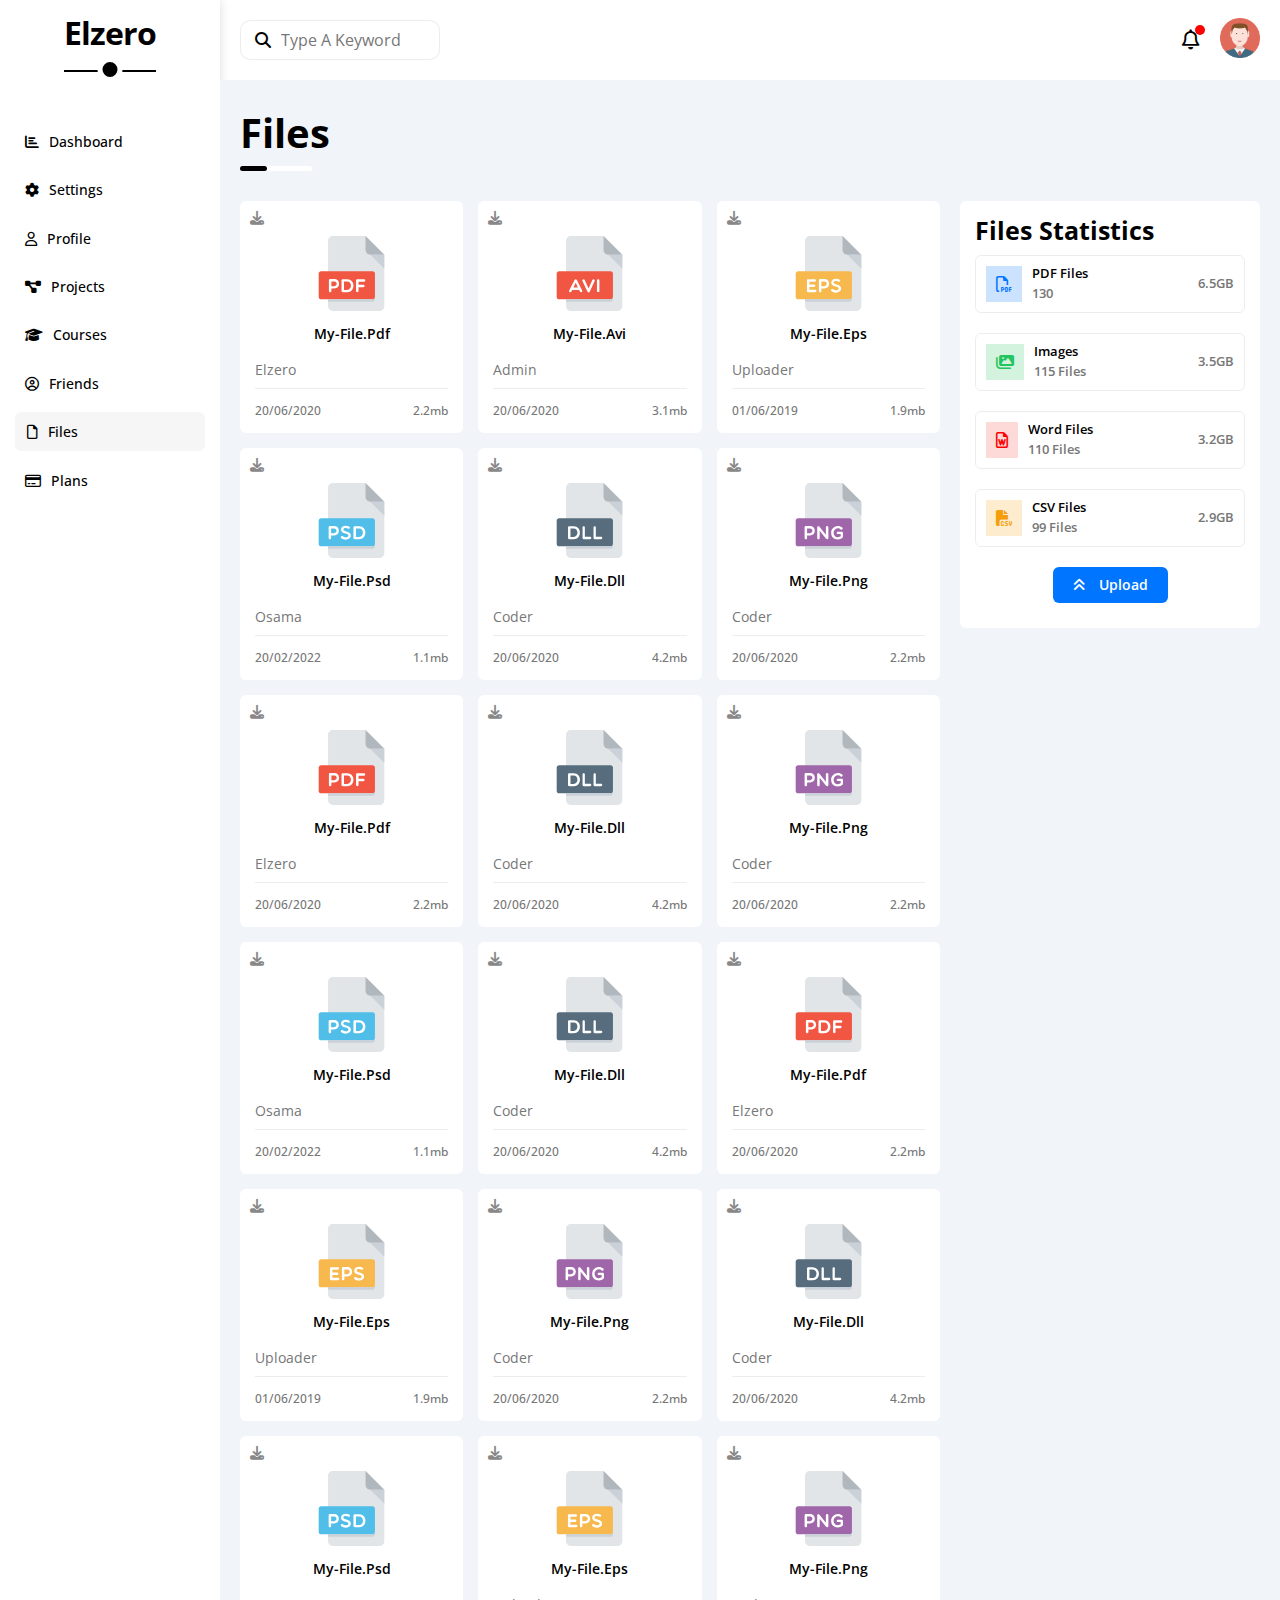
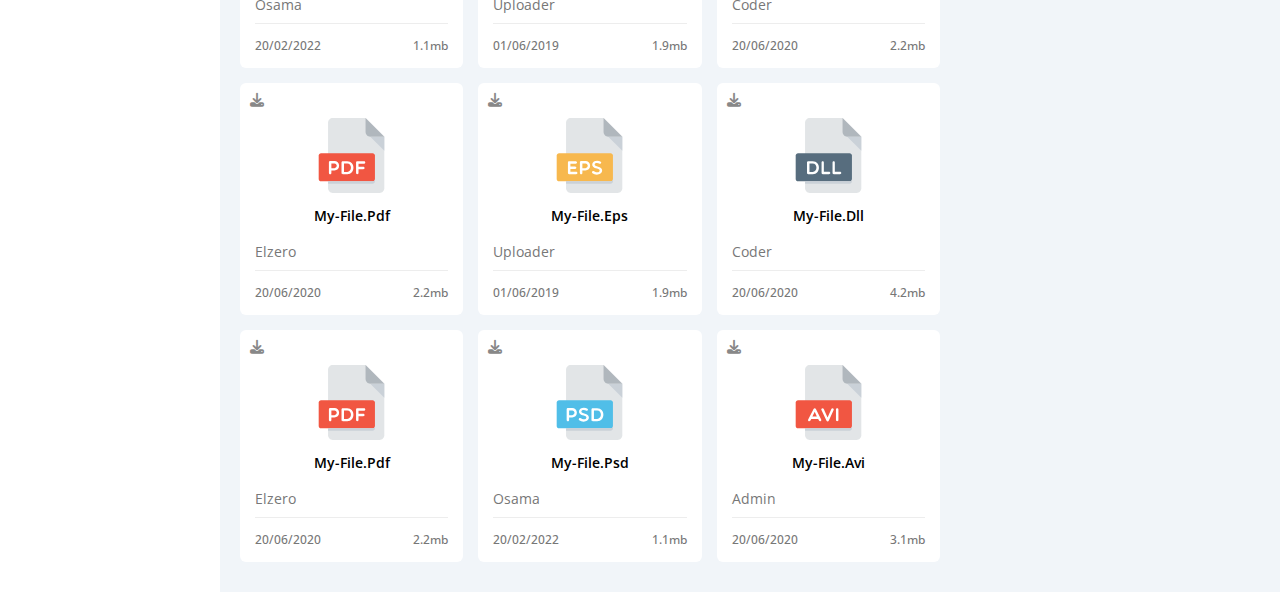
<file: files.html>
<!DOCTYPE html>
<html lang="en">

<head>
  <meta name="description" content="Here is my First Dashboard" />
  <meta charset="UTF-8" />
  <meta name="viewport" content="width=device-width, initial-scale=1.0" />
  <title>Files | Home</title>
  <!-- Master css -->
  <link rel="stylesheet" href="./css/master.css" />
  <!-- Main FrameWork -->
  <link rel="stylesheet" href="./css/framework.css" />
  <!-- Font awesome Liberary -->
  <link rel="stylesheet" href="./css/all.min.css" />
  <!-- normalize -->
  <link rel="stylesheet" href="./css/normalize.css" />
</head>

<body>
  <main class="page flex prelative">
    <aside class="side-bar bcwhite">
      <div class="aside-header">
        <a href="index.html">
          <h1 class="prelative aside-header-title txtc prelative pb20 mb50 pointer">
            elzero
          </h1>
        </a>
      </div>
      <nav class="asid-nav-bar">
        <menu>
          <li class="">
            <a class="block mb10" href="index.html"><i class="fa-solid fa-chart-bar"></i><span
                class="pl10 fz14">dashboard</span></a>
          </li>
          <li>
            <a href="settings.html" class="block mb10"><i class="fa-solid fa-gear"></i><span
                class="pl10 fz14">settings</span></a>
          </li>
          <li>
            <a href="profile.html" class="block mb10"><i class="fa-regular fa-user"></i><span
                class="pl10 fz14">profile</span></a>
          </li>
          <li>
            <a href="projects.html" class="block mb10"><i class="fa-solid fa-diagram-project"></i><span
                class="pl10 fz14">projects</span></a>
          </li>
          <li>
            <a href="courses.html" class="block mb10"><i class="fa-solid fa-graduation-cap"></i><span
                class="pl10 fz14">courses</span></a>
          </li>
          <li>
            <a href="friends.html" class="block mb10"><i class="fa-regular fa-circle-user"></i><span
                class="pl10 fz14">friends</span></a>
          </li>
          <li>
            <a href="files.html" class="active block mb10"><i class="fa-regular fa-file pl2"></i><span
                class="pl10 fz14">files</span></a>
          </li>
          <li>
            <a href="plans.html" class="block mb10"><i class="fa-regular fa-credit-card"></i><span
                class="pl10 fz14">plans</span></a>
          </li>
        </menu>
      </nav>
    </aside>
    <section class="right-side">
      <header class="right-side-header flex-jspace-ac pr20 pl20">
        <form class="header-search-form prelative">
          <i class="fa-solid fa-magnifying-glass pabsolute"></i>
          <input class="pl40 pad10" type="search" name="search" placeholder="type a keyword" />
        </form>
        <div class="header-avatar flex-ac">
          <span class="prelative">
            <i class="fa-regular fa-bell fz20 pointer"></i></span>
          <div class="header-avatar-image">
            <img class="pointer" src="./imgs/avatar.png" alt="head-avatar" />
          </div>
        </div>
      </header>
      <section class="default-section bcback-color">
        <div class="default-section-header">
          <h1 class="prelative fz40 pointer mb30">files</h1>
        </div>
        <div class="default-section-content flex gap20 wrap ">
          <div class="files-menu grid200 flex-1 gap15">
            <div class="file1 pad15 capitalize radius6 bcwhite prelative">
              <i class="fa-solid fa-download pabsolute fz14 "></i>
              <div class="file-item flex-jc-ac column gap15 pblock20">
                <img class="width75px" src="./imgs/pdf.svg" alt="image">
                <p class="fz14 fw600">my-file.pdf</p>
              </div>
              <p class="pb10 width100 border-b1 capitalize c777 fz14 ">elzero</p>
              <div class="file-date-size capitalize pt15 c777 fz12 fw500 flex-jspace-ac">
                <p>20/06/2020</p>
                <p>2.2mb</p>
              </div>
            </div>
            <div class="file2 prelative pad15 capitalize radius6 bcwhite">
              <i class="fa-solid fa-download pabsolute fz14 "></i>
              <div class="file-item flex-jc-ac column gap15 pblock20">
                <img class="width75px" src="./imgs/avi.svg" alt="image">
                <p class="fz14 fw600">my-file.avi</p>
              </div>
              <p class="pb10 width100 border-b1 capitalize c777 fz14 ">admin</p>
              <div class="file-date-size capitalize pt15 c777 fz12 fw500 flex-jspace-ac">
                <p>20/06/2020</p>
                <p>3.1mb</p>
              </div>
            </div>
            <div class="file3 prelative pad15 capitalize radius6 bcwhite">
              <i class="fa-solid fa-download pabsolute fz14 "></i>
              <div class="file-item flex-jc-ac column gap15 pblock20">
                <img class="width75px" src="./imgs/eps.svg" alt="image">
                <p class="fz14 fw600">my-file.eps</p>
              </div>
              <p class="pb10 width100 border-b1 capitalize c777 fz14 ">uploader</p>
              <div class="file-date-size capitalize pt15 c777 fz12 fw500 flex-jspace-ac">
                <p>01/06/2019</p>
                <p>1.9mb</p>
              </div>
            </div>
            <div class="file4 prelative pad15 capitalize radius6 bcwhite"><i
                class="fa-solid fa-download pabsolute fz14 "></i>
              <div class="file-item flex-jc-ac column gap15 pblock20">
                <img class="width75px" src="./imgs/psd.svg" alt="image">
                <p class="fz14 fw600">my-file.psd</p>
              </div>
              <p class="pb10 width100 border-b1 capitalize c777 fz14 ">osama</p>
              <div class="file-date-size capitalize pt15 c777 fz12 fw500 flex-jspace-ac">
                <p>20/02/2022</p>
                <p>1.1mb</p>
              </div>
            </div>
            <div class="file5 prelative pad15 capitalize radius6 bcwhite"><i
                class="fa-solid fa-download pabsolute fz14 "></i>
              <div class="file-item flex-jc-ac column gap15 pblock20">
                <img class="width75px" src="./imgs/dll.svg" alt="image">
                <p class="fz14 fw600">my-file.dll</p>
              </div>
              <p class="pb10 width100 border-b1 capitalize c777 fz14 ">coder</p>
              <div class="file-date-size capitalize pt15 c777 fz12 fw500 flex-jspace-ac">
                <p>20/06/2020</p>
                <p>4.2mb</p>
              </div>
            </div>
            <div class="file6 prelative pad15 capitalize radius6 bcwhite"><i
                class="fa-solid fa-download pabsolute fz14 "></i>
              <div class="file-item flex-jc-ac column gap15 pblock20">
                <img class="width75px" src="./imgs/png.svg" alt="image">
                <p class="fz14 fw600">my-file.png</p>
              </div>
              <p class="pb10 width100 border-b1 capitalize c777 fz14 ">coder</p>
              <div class="file-date-size capitalize pt15 c777 fz12 fw500 flex-jspace-ac">
                <p>20/06/2020</p>
                <p>2.2mb</p>
              </div>
            </div>
            <div class="file7 prelative pad15 capitalize radius6 bcwhite"><i
                class="fa-solid fa-download pabsolute fz14 "></i>
              <div class="file-item flex-jc-ac column gap15 pblock20">
                <img class="width75px" src="./imgs/pdf.svg" alt="image">
                <p class="fz14 fw600">my-file.pdf</p>
              </div>
              <p class="pb10 width100 border-b1 capitalize c777 fz14 ">elzero</p>
              <div class="file-date-size capitalize pt15 c777 fz12 fw500 flex-jspace-ac">
                <p>20/06/2020</p>
                <p>2.2mb</p>
              </div>
            </div>
            <div class="file5 prelative pad15 capitalize radius6 bcwhite"><i
                class="fa-solid fa-download pabsolute fz14 "></i>
              <div class="file-item flex-jc-ac column gap15 pblock20">
                <img class="width75px" src="./imgs/dll.svg" alt="image">
                <p class="fz14 fw600">my-file.dll</p>
              </div>
              <p class="pb10 width100 border-b1 capitalize c777 fz14 ">coder</p>
              <div class="file-date-size capitalize pt15 c777 fz12 fw500 flex-jspace-ac">
                <p>20/06/2020</p>
                <p>4.2mb</p>
              </div>
            </div>
            <div class="file6 prelative pad15 capitalize radius6 bcwhite"><i
                class="fa-solid fa-download pabsolute fz14 "></i>
              <div class="file-item flex-jc-ac column gap15 pblock20">
                <img class="width75px" src="./imgs/png.svg" alt="image">
                <p class="fz14 fw600">my-file.png</p>
              </div>
              <p class="pb10 width100 border-b1 capitalize c777 fz14 ">coder</p>
              <div class="file-date-size capitalize pt15 c777 fz12 fw500 flex-jspace-ac">
                <p>20/06/2020</p>
                <p>2.2mb</p>
              </div>
            </div>
            <div class="file4 prelative pad15 capitalize radius6 bcwhite"><i
                class="fa-solid fa-download pabsolute fz14 "></i>
              <div class="file-item flex-jc-ac column gap15 pblock20">
                <img class="width75px" src="./imgs/psd.svg" alt="image">
                <p class="fz14 fw600">my-file.psd</p>
              </div>
              <p class="pb10 width100 border-b1 capitalize c777 fz14 ">osama</p>
              <div class="file-date-size capitalize pt15 c777 fz12 fw500 flex-jspace-ac">
                <p>20/02/2022</p>
                <p>1.1mb</p>
              </div>
            </div>
            <div class="file5 prelative pad15 capitalize radius6 bcwhite"><i
                class="fa-solid fa-download pabsolute fz14 "></i>
              <div class="file-item flex-jc-ac column gap15 pblock20">
                <img class="width75px" src="./imgs/dll.svg" alt="image">
                <p class="fz14 fw600">my-file.dll</p>
              </div>
              <p class="pb10 width100 border-b1 capitalize c777 fz14 ">coder</p>
              <div class="file-date-size capitalize pt15 c777 fz12 fw500 flex-jspace-ac">
                <p>20/06/2020</p>
                <p>4.2mb</p>
              </div>
            </div>
            <div class="file12 prelative pad15 capitalize radius6 bcwhite"><i
                class="fa-solid fa-download pabsolute fz14 "></i>
              <div class="file-item flex-jc-ac column gap15 pblock20">
                <img class="width75px" src="./imgs/pdf.svg" alt="image">
                <p class="fz14 fw600">my-file.pdf</p>
              </div>
              <p class="pb10 width100 border-b1 capitalize c777 fz14 ">elzero</p>
              <div class="file-date-size capitalize pt15 c777 fz12 fw500 flex-jspace-ac">
                <p>20/06/2020</p>
                <p>2.2mb</p>
              </div>
            </div>
            <div class="file3 prelative pad15 capitalize radius6 bcwhite">
              <i class="fa-solid fa-download pabsolute fz14 "></i>
              <div class="file-item flex-jc-ac column gap15 pblock20">
                <img class="width75px" src="./imgs/eps.svg" alt="image">
                <p class="fz14 fw600">my-file.eps</p>
              </div>
              <p class="pb10 width100 border-b1 capitalize c777 fz14 ">uploader</p>
              <div class="file-date-size capitalize pt15 c777 fz12 fw500 flex-jspace-ac">
                <p>01/06/2019</p>
                <p>1.9mb</p>
              </div>
            </div>
            <div class="file6 prelative pad15 capitalize radius6 bcwhite"><i
                class="fa-solid fa-download pabsolute fz14 "></i>
              <div class="file-item flex-jc-ac column gap15 pblock20">
                <img class="width75px" src="./imgs/png.svg" alt="image">
                <p class="fz14 fw600">my-file.png</p>
              </div>
              <p class="pb10 width100 border-b1 capitalize c777 fz14 ">coder</p>
              <div class="file-date-size capitalize pt15 c777 fz12 fw500 flex-jspace-ac">
                <p>20/06/2020</p>
                <p>2.2mb</p>
              </div>
            </div>
            <div class="file5 prelative pad15 capitalize radius6 bcwhite"><i
                class="fa-solid fa-download pabsolute fz14 "></i>
              <div class="file-item flex-jc-ac column gap15 pblock20">
                <img class="width75px" src="./imgs/dll.svg" alt="image">
                <p class="fz14 fw600">my-file.dll</p>
              </div>
              <p class="pb10 width100 border-b1 capitalize c777 fz14 ">coder</p>
              <div class="file-date-size capitalize pt15 c777 fz12 fw500 flex-jspace-ac">
                <p>20/06/2020</p>
                <p>4.2mb</p>
              </div>
            </div>
            <div class="file4 prelative pad15 capitalize radius6 bcwhite"><i
                class="fa-solid fa-download pabsolute fz14 "></i>
              <div class="file-item flex-jc-ac column gap15 pblock20">
                <img class="width75px" src="./imgs/psd.svg" alt="image">
                <p class="fz14 fw600">my-file.psd</p>
              </div>
              <p class="pb10 width100 border-b1 capitalize c777 fz14 ">osama</p>
              <div class="file-date-size capitalize pt15 c777 fz12 fw500 flex-jspace-ac">
                <p>20/02/2022</p>
                <p>1.1mb</p>
              </div>
            </div>
            <div class="file3 prelative pad15 capitalize radius6 bcwhite">
              <i class="fa-solid fa-download pabsolute fz14 "></i>
              <div class="file-item flex-jc-ac column gap15 pblock20">
                <img class="width75px" src="./imgs/eps.svg" alt="image">
                <p class="fz14 fw600">my-file.eps</p>
              </div>
              <p class="pb10 width100 border-b1 capitalize c777 fz14 ">uploader</p>
              <div class="file-date-size capitalize pt15 c777 fz12 fw500 flex-jspace-ac">
                <p>01/06/2019</p>
                <p>1.9mb</p>
              </div>
            </div>
            <div class="file6 prelative pad15 capitalize radius6 bcwhite"><i
                class="fa-solid fa-download pabsolute fz14 "></i>
              <div class="file-item flex-jc-ac column gap15 pblock20">
                <img class="width75px" src="./imgs/png.svg" alt="image">
                <p class="fz14 fw600">my-file.png</p>
              </div>
              <p class="pb10 width100 border-b1 capitalize c777 fz14 ">coder</p>
              <div class="file-date-size capitalize pt15 c777 fz12 fw500 flex-jspace-ac">
                <p>20/06/2020</p>
                <p>2.2mb</p>
              </div>
            </div>
            <div class="file19 prelative pad15 capitalize radius6 bcwhite"><i
                class="fa-solid fa-download pabsolute fz14 "></i>
              <div class="file-item flex-jc-ac column gap15 pblock20">
                <img class="width75px" src="./imgs/pdf.svg" alt="image">
                <p class="fz14 fw600">my-file.pdf</p>
              </div>
              <p class="pb10 width100 border-b1 capitalize c777 fz14 ">elzero</p>
              <div class="file-date-size capitalize pt15 c777 fz12 fw500 flex-jspace-ac">
                <p>20/06/2020</p>
                <p>2.2mb</p>
              </div>
            </div>
            <div class="file3 prelative pad15 capitalize radius6 bcwhite">
              <i class="fa-solid fa-download pabsolute fz14 "></i>
              <div class="file-item flex-jc-ac column gap15 pblock20">
                <img class="width75px" src="./imgs/eps.svg" alt="image">
                <p class="fz14 fw600">my-file.eps</p>
              </div>
              <p class="pb10 width100 border-b1 capitalize c777 fz14 ">uploader</p>
              <div class="file-date-size capitalize pt15 c777 fz12 fw500 flex-jspace-ac">
                <p>01/06/2019</p>
                <p>1.9mb</p>
              </div>
            </div>
            <div class="file5 prelative pad15 capitalize radius6 bcwhite"><i
                class="fa-solid fa-download pabsolute fz14 "></i>
              <div class="file-item flex-jc-ac column gap15 pblock20">
                <img class="width75px" src="./imgs/dll.svg" alt="image">
                <p class="fz14 fw600">my-file.dll</p>
              </div>
              <p class="pb10 width100 border-b1 capitalize c777 fz14 ">coder</p>
              <div class="file-date-size capitalize pt15 c777 fz12 fw500 flex-jspace-ac">
                <p>20/06/2020</p>
                <p>4.2mb</p>
              </div>
            </div>
            <div class="file22 prelative pad15 capitalize radius6 bcwhite"><i
                class="fa-solid fa-download pabsolute fz14 "></i>
              <div class="file-item flex-jc-ac column gap15 pblock20">
                <img class="width75px" src="./imgs/pdf.svg" alt="image">
                <p class="fz14 fw600">my-file.pdf</p>
              </div>
              <p class="pb10 width100 border-b1 capitalize c777 fz14 ">elzero</p>
              <div class="file-date-size capitalize pt15 c777 fz12 fw500 flex-jspace-ac">
                <p>20/06/2020</p>
                <p>2.2mb</p>
              </div>
            </div>
            <div class="file4 prelative pad15 capitalize radius6 bcwhite"><i
                class="fa-solid fa-download pabsolute fz14 "></i>
              <div class="file-item flex-jc-ac column gap15 pblock20">
                <img class="width75px" src="./imgs/psd.svg" alt="image">
                <p class="fz14 fw600">my-file.psd</p>
              </div>
              <p class="pb10 width100 border-b1 capitalize c777 fz14 ">osama</p>
              <div class="file-date-size capitalize pt15 c777 fz12 fw500 flex-jspace-ac">
                <p>20/02/2022</p>
                <p>1.1mb</p>
              </div>
            </div>
            <div class="file2 prelative pad15 capitalize radius6 bcwhite">
              <i class="fa-solid fa-download pabsolute fz14 "></i>
              <div class="file-item flex-jc-ac column gap15 pblock20">
                <img class="width75px" src="./imgs/avi.svg" alt="image">
                <p class="fz14 fw600">my-file.avi</p>
              </div>
              <p class="pb10 width100 border-b1 capitalize c777 fz14 ">admin</p>
              <div class="file-date-size capitalize pt15 c777 fz12 fw500 flex-jspace-ac">
                <p>20/06/2020</p>
                <p>3.1mb</p>
              </div>
            </div>
          </div>
          <div class="file-statistics radius6 bcwhite width pad15">
            <h1 class="fz25 fw700 capitalize mb10">files statistics</h1>
            <div class="pdf-fils radius6 pad10 mb20 capitalize border1 flex-ac ">
              <i class="fa-regular fa-file-pdf cblue pad10 bc-light-blue mr10"></i>
              <div class="pdf-files-txt flex-jspace-ac flex-1">
                <div class="files-name-number">
                  <p class="fz13 fw600 mb5">PDF files</p>
                  <span class="block fz13 c777 fw600">130</span>
                </div>
                <p class="c777 fz13 fw600">6.5GB</p>
              </div>
            </div>
            <div class="pdf-fils radius6 pad10 mb20 capitalize border1 flex-ac ">
              <i class="fa-solid fa-images cgreen pad10 bc-light-green mr10"></i>
              <div class="pdf-files-txt flex-jspace-ac flex-1">
                <div class="files-name-number">
                  <p class="fz13 fw600 mb5">images</p>
                  <span class="block fz13 capitalize c777 fw600">115 files</span>
                </div>
                <p class="c777 fz13 fw600">3.5GB</p>
              </div>
            </div>
            <div class="pdf-fils radius6 pad10 mb20 capitalize border1 flex-ac ">
              <i class="fa-regular fa-file-word cred pad10 bc-light-red mr10"></i>
              <div class="pdf-files-txt flex-jspace-ac flex-1">
                <div class="files-name-number">
                  <p class="fz13 fw600 mb5">word files</p>
                  <span class="block fz13 capitalize c777 fw600">110 files</span>
                </div>
                <p class="c777 fz13 fw600">3.2GB</p>
              </div>
            </div>
            <div class="pdf-fils radius6 pad10 capitalize border1 flex-ac ">
              <i class="fa-solid fa-file-csv cyellow pad10 bc-light-yellow mr10"></i>
              <div class="pdf-files-txt flex-jspace-ac flex-1">
                <div class="files-name-number">
                  <p class="fz13 fw600 mb5">CSV files</p>
                  <span class="block fz13 c777 capitalize fw600">99 files</span>
                </div>
                <p class="c777 fz13 fw600">2.9GB</p>
              </div>
            </div>
            <button class="bcblue radius6 mt20 fz14 fw600 capitalize cwhite prelative bordernone"><i
                class="fa-solid fa-angles-up"></i>
              upload</button>
          </div>
        </div>
      </section>
    </section>
  </main>
</body>

</html>
</file>
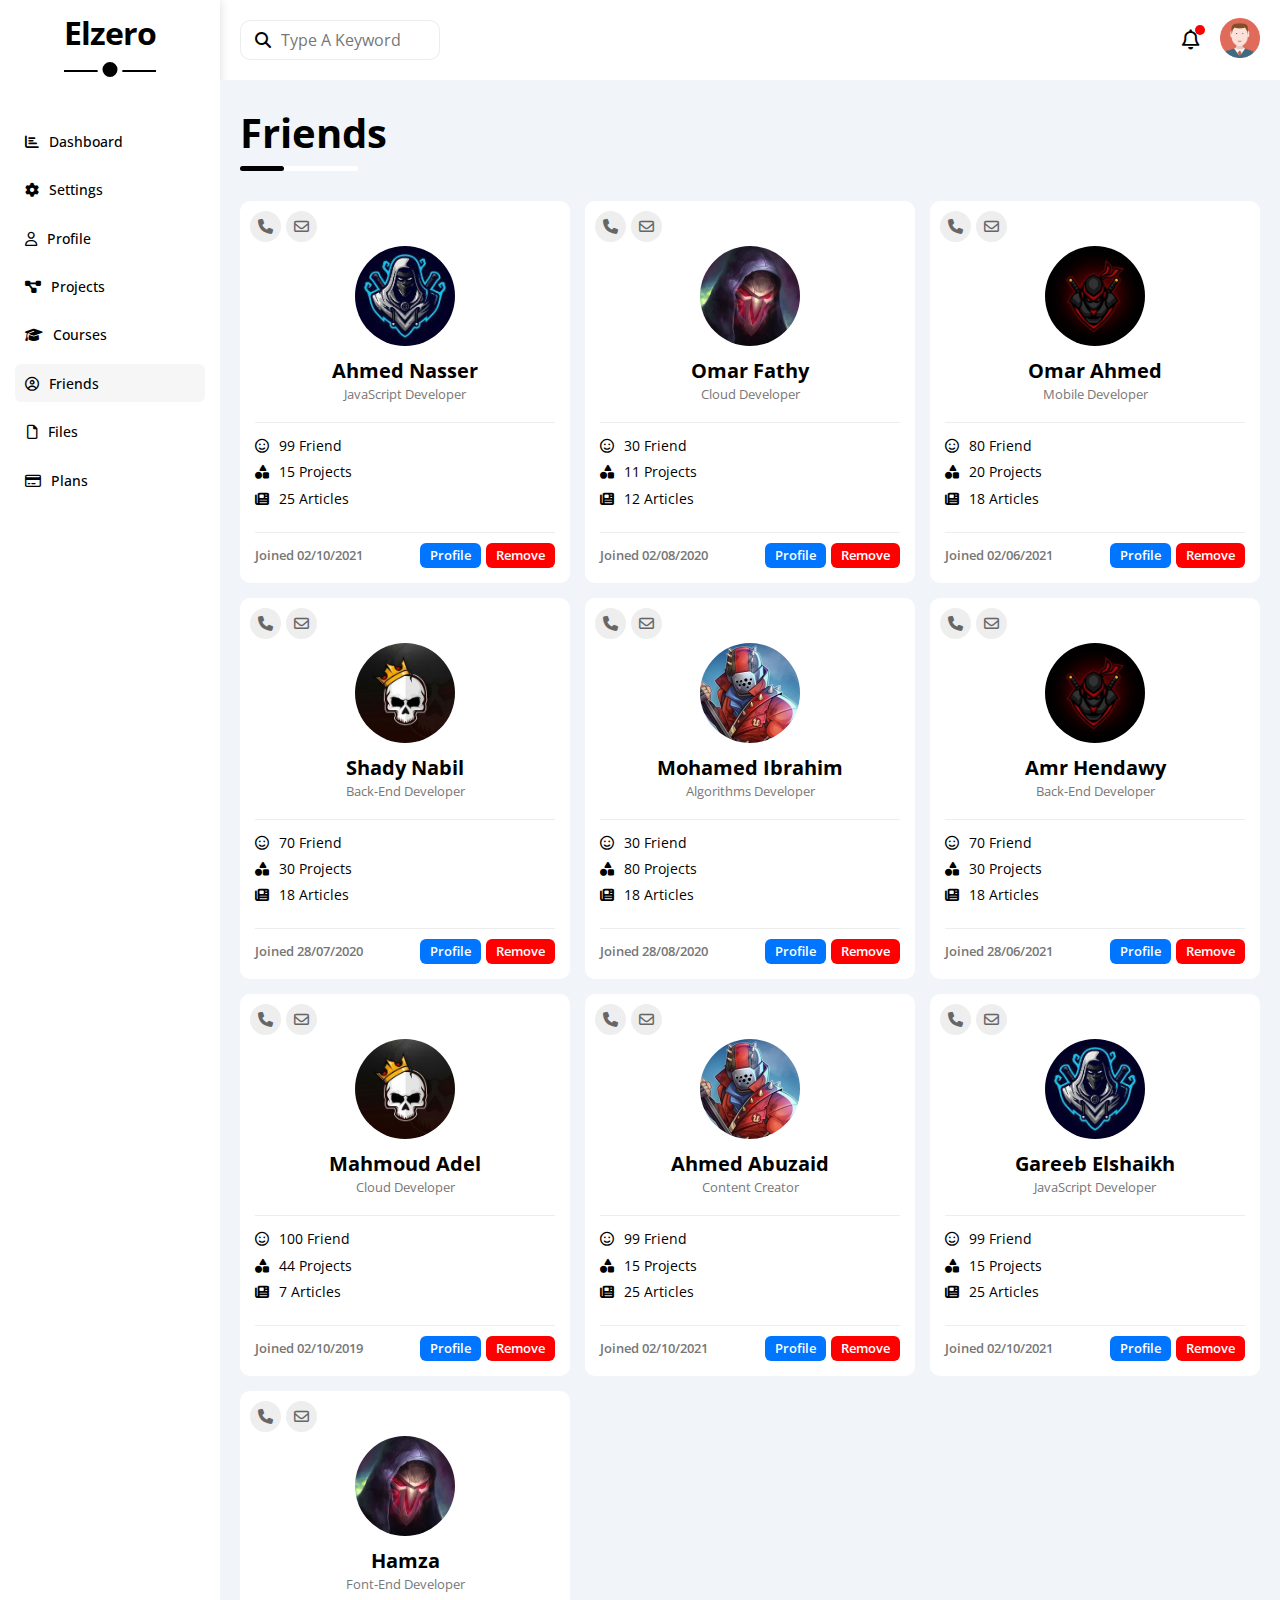
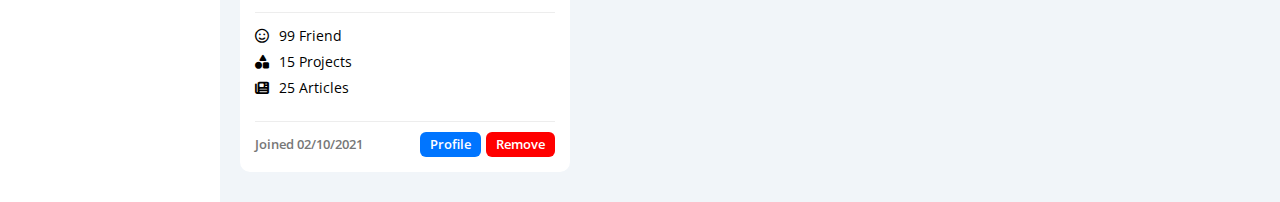
<file: friends.html>
<!DOCTYPE html>
<html lang="en">

<head>
  <meta name="description" content="Here is my First Dashboard" />
  <meta charset="UTF-8" />
  <meta name="viewport" content="width=device-width, initial-scale=1.0" />
  <title>Friends | Home</title>
  <!-- Master css -->
  <link rel="stylesheet" href="./css/master.css" />
  <!-- Main FrameWork -->
  <link rel="stylesheet" href="./css/framework.css" />
  <!-- Font awesome Liberary -->
  <link rel="stylesheet" href="./css/all.min.css" />
  <!-- normalize -->
  <link rel="stylesheet" href="./css/normalize.css" />
</head>

<body>
  <main class="page flex prelative">
    <aside class="side-bar bcwhite">
      <div class="aside-header">
        <a href="index.html">
          <h1 class="prelative aside-header-title txtc prelative pb20 mb50 pointer">
            elzero
          </h1>
        </a>
      </div>
      <nav class="asid-nav-bar">
        <menu>
          <li class="">
            <a class="block mb10" href="index.html"><i class="fa-solid fa-chart-bar"></i><span
                class="pl10 fz14">dashboard</span></a>
          </li>
          <li>
            <a href="settings.html" class="block mb10"><i class="fa-solid fa-gear"></i><span
                class="pl10 fz14">settings</span></a>
          </li>
          <li>
            <a href="profile.html" class="block mb10"><i class="fa-regular fa-user"></i><span
                class="pl10 fz14">profile</span></a>
          </li>
          <li>
            <a href="projects.html" class="block mb10"><i class="fa-solid fa-diagram-project"></i><span
                class="pl10 fz14">projects</span></a>
          </li>
          <li>
            <a href="courses.html" class="block mb10"><i class="fa-solid fa-graduation-cap"></i><span
                class="pl10 fz14">courses</span></a>
          </li>
          <li>
            <a href="friends.html" class="active block mb10"><i class="fa-regular fa-circle-user"></i><span
                class="pl10 fz14">friends</span></a>
          </li>
          <li>
            <a href="files.html" class="block mb10"><i class="fa-regular fa-file pl2"></i><span
                class="pl10 fz14">files</span></a>
          </li>
          <li>
            <a href="plans.html" class="block mb10"><i class="fa-regular fa-credit-card"></i><span
                class="pl10 fz14">plans</span></a>
          </li>
        </menu>
      </nav>
    </aside>
    <section class="right-side">
      <header class="right-side-header flex-jspace-ac pr20 pl20">
        <form class="header-search-form prelative">
          <i class="fa-solid fa-magnifying-glass pabsolute"></i>
          <input class="pl40 pad10" type="search" name="search" placeholder="type a keyword" />
        </form>
        <div class="header-avatar flex-ac">
          <span class="prelative">
            <i class="fa-regular fa-bell fz20 pointer"></i></span>
          <div class="header-avatar-image">
            <img class="pointer" src="./imgs/avatar.png" alt="head-avatar" />
          </div>
        </div>
      </header>
      <section class="default-section bcback-color">
        <div class="default-section-header">
          <h1 class="prelative fz40 pointer mb30">friends</h1>
        </div>
        <div class="default-section-content ">
          <div class="friends-content grid300 gap15">
            <!-- ahmed-nasser -->
            <div class="ahmed-nasser-card pad15 bcwhite radius10 prelative">
              <div class="contact-icons pabsolute fz15 flex-ac gap5 ">
                <i class="fa-solid fa-phone"></i>
                <i class="fa-regular fa-envelope"></i>
              </div>
              <div class="friends-name flex-jc-ac column mt30 pb20 border-b1 ">
                <div class="friends-img">
                  <img class="width100px radius50" src="./imgs/friend-02.jpg" alt="image">
                </div>
                <h1 class="capitalize fz20 mt10 mb5">ahmed nasser</h1>
                <p class="capitalize fz13 c777 ">javaScript developer</p>
              </div>
              <div class="friends-details pblock15 border-b1 ">
                <div class="friends-number flex-ac gap10 mb10">
                  <i class="fa-regular fa-face-smile fz14 "></i>
                  <p class="capitalize fz14 fw400 ">99 friend</p>
                </div>
                <div class="Projects-number flex-ac gap10  mb10">
                  <i class="fa-solid fa-shapes fz14"></i>
                  <p class="capitalize fz14 fw400 ">15 Projects</p>
                </div>
                <div class="Articles-number flex-ac gap10  mb10">
                  <i class="fa-solid fa-newspaper fz14"></i>
                  <p class="capitalize fz14 fw400 ">25 Articles</p>
                </div>
              </div>
              <div class="joined-time-buttons flex-jspace-ac pt10">
                <p class="fz13 fw600 capitalize c777 ">joined 02/10/2021</p>
                <div class="friends-buttons flex-ac gap5">
                  <button class="profile pblock5 pl10 pr10 radius6 capitalize bcblue cwhite fz13 fw600 bordernone ">
                    profile
                  </button>
                  <button
                    class=" remove profile pblock5 pl10 pr10 radius6 capitalize bcred cwhite fz13 fw600 bordernone ">
                    remove
                  </button>
                </div>
              </div>
            </div>
            <!-- omar fathy -->
            <div class="omar-fathy-card pad15 bcwhite radius10 prelative">
              <div class="contact-icons pabsolute fz15 flex-ac gap5 ">
                <i class="fa-solid fa-phone"></i>
                <i class="fa-regular fa-envelope"></i>
              </div>
              <div class="friends-name flex-jc-ac column mt30 pb20 border-b1 ">
                <div class="friends-img">
                  <img class="width100px radius50" src="./imgs/friend-03.jpg" alt="image">
                </div>
                <h1 class="capitalize fz20 mt10 mb5">omar fathy</h1>
                <p class="capitalize fz13 c777 ">cloud developer</p>
              </div>
              <div class="friends-details pblock15 border-b1 ">
                <div class="friends-number flex-ac gap10 mb10">
                  <i class="fa-regular fa-face-smile fz14 "></i>
                  <p class="capitalize fz14 fw400 ">30 friend</p>
                </div>
                <div class="Projects-number flex-ac gap10  mb10">
                  <i class="fa-solid fa-shapes fz14"></i>
                  <p class="capitalize fz14 fw400 ">11 Projects</p>
                </div>
                <div class="Articles-number flex-ac gap10  mb10">
                  <i class="fa-solid fa-newspaper fz14"></i>
                  <p class="capitalize fz14 fw400 ">12 Articles</p>
                </div>
              </div>
              <div class="joined-time-buttons flex-jspace-ac pt10">
                <p class="fz13 fw600 capitalize c777 ">joined 02/08/2020</p>
                <div class="friends-buttons flex-ac gap5">
                  <button class="profile pblock5 pl10 pr10 radius6 capitalize bcblue cwhite fz13 fw600 bordernone ">
                    profile
                  </button>
                  <button
                    class=" remove profile pblock5 pl10 pr10 radius6 capitalize bcred cwhite fz13 fw600 bordernone ">
                    remove
                  </button>
                </div>
              </div>
            </div>
            <!-- Omar Ahmed -->
            <div class="amar-ahmed-card pad15 bcwhite radius10 prelative">
              <div class="contact-icons pabsolute fz15 flex-ac gap5 ">
                <i class="fa-solid fa-phone"></i>
                <i class="fa-regular fa-envelope"></i>
              </div>
              <div class="friends-name flex-jc-ac column mt30 pb20 border-b1 ">
                <div class="friends-img">
                  <img class="width100px radius50" src="./imgs/friend-04.jpg" alt="image">
                </div>
                <h1 class="capitalize fz20 mt10 mb5">Omar Ahmed</h1>
                <p class="capitalize fz13 c777 ">mobile developer</p>
              </div>
              <div class="friends-details pblock15 border-b1 ">
                <div class="friends-number flex-ac gap10 mb10">
                  <i class="fa-regular fa-face-smile fz14 "></i>
                  <p class="capitalize fz14 fw400 ">80 friend</p>
                </div>
                <div class="Projects-number flex-ac gap10  mb10">
                  <i class="fa-solid fa-shapes fz14"></i>
                  <p class="capitalize fz14 fw400 ">20 Projects</p>
                </div>
                <div class="Articles-number flex-ac gap10  mb10">
                  <i class="fa-solid fa-newspaper fz14"></i>
                  <p class="capitalize fz14 fw400 ">18 Articles</p>
                </div>
              </div>
              <div class="joined-time-buttons flex-jspace-ac pt10">
                <p class="fz13 fw600 capitalize c777 ">joined 02/06/2021</p>
                <div class="friends-buttons flex-ac gap5">
                  <button class="profile pblock5 pl10 pr10 radius6 capitalize bcblue cwhite fz13 fw600 bordernone ">
                    profile
                  </button>
                  <button
                    class=" remove profile pblock5 pl10 pr10 radius6 capitalize bcred cwhite fz13 fw600 bordernone ">
                    remove
                  </button>
                </div>
              </div>
            </div>
            <!-- shady nabil -->
            <div class="shady-nabil-card pad15 bcwhite radius10 prelative">
              <div class="contact-icons pabsolute fz15 flex-ac gap5 ">
                <i class="fa-solid fa-phone"></i>
                <i class="fa-regular fa-envelope"></i>
              </div>
              <div class="friends-name flex-jc-ac column mt30 pb20 border-b1 ">
                <div class="friends-img">
                  <img class="width100px radius50" src="./imgs/friend-05.jpg" alt="image">
                </div>
                <h1 class="capitalize fz20 mt10 mb5">shady nabil</h1>
                <p class="capitalize fz13 c777 ">back-end developer</p>
              </div>
              <div class="friends-details pblock15 border-b1 ">
                <div class="friends-number flex-ac gap10 mb10">
                  <i class="fa-regular fa-face-smile fz14 "></i>
                  <p class="capitalize fz14 fw400 ">70 friend</p>
                </div>
                <div class="Projects-number flex-ac gap10  mb10">
                  <i class="fa-solid fa-shapes fz14"></i>
                  <p class="capitalize fz14 fw400 ">30 Projects</p>
                </div>
                <div class="Articles-number flex-ac gap10  mb10">
                  <i class="fa-solid fa-newspaper fz14"></i>
                  <p class="capitalize fz14 fw400 ">18 Articles</p>
                </div>
              </div>
              <div class="joined-time-buttons flex-jspace-ac pt10">
                <p class="fz13 fw600 capitalize c777 ">joined 28/07/2020</p>
                <div class="friends-buttons flex-ac gap5">
                  <button class="profile pblock5 pl10 pr10 radius6 capitalize bcblue cwhite fz13 fw600 bordernone ">
                    profile
                  </button>
                  <button
                    class=" remove profile pblock5 pl10 pr10 radius6 capitalize bcred cwhite fz13 fw600 bordernone ">
                    remove
                  </button>
                </div>
              </div>
            </div>
            <!-- mohamed ibrahim -->
            <div class="mohamed-ibrahim-card pad15 bcwhite radius10 prelative">
              <div class="contact-icons pabsolute fz15 flex-ac gap5 ">
                <i class="fa-solid fa-phone"></i>
                <i class="fa-regular fa-envelope"></i>
              </div>
              <div class="friends-name flex-jc-ac column mt30 pb20 border-b1 ">
                <div class="friends-img">
                  <img class="width100px radius50" src="./imgs/friend-01.jpg" alt="image">
                </div>
                <h1 class="capitalize fz20 mt10 mb5"> mohamed ibrahim</h1>
                <p class="capitalize fz13 c777 ">algorithms developer</p>
              </div>
              <div class="friends-details pblock15 border-b1 ">
                <div class="friends-number flex-ac gap10 mb10">
                  <i class="fa-regular fa-face-smile fz14 "></i>
                  <p class="capitalize fz14 fw400 ">30 friend</p>
                </div>
                <div class="Projects-number flex-ac gap10  mb10">
                  <i class="fa-solid fa-shapes fz14"></i>
                  <p class="capitalize fz14 fw400 ">80 Projects</p>
                </div>
                <div class="Articles-number flex-ac gap10  mb10">
                  <i class="fa-solid fa-newspaper fz14"></i>
                  <p class="capitalize fz14 fw400 ">18 Articles</p>
                </div>
              </div>
              <div class="joined-time-buttons flex-jspace-ac pt10">
                <p class="fz13 fw600 capitalize c777 ">joined 28/08/2020</p>
                <div class="friends-buttons flex-ac gap5">
                  <button class="profile pblock5 pl10 pr10 radius6 capitalize bcblue cwhite fz13 fw600 bordernone ">
                    profile
                  </button>
                  <button
                    class=" remove profile pblock5 pl10 pr10 radius6 capitalize bcred cwhite fz13 fw600 bordernone ">
                    remove
                  </button>
                </div>
              </div>
            </div>
            <!-- amr hendawy -->
            <div class="amr-hendawy-card pad15 bcwhite radius10 prelative">
              <div class="contact-icons pabsolute fz15 flex-ac gap5 ">
                <i class="fa-solid fa-phone"></i>
                <i class="fa-regular fa-envelope"></i>
              </div>
              <div class="friends-name flex-jc-ac column mt30 pb20 border-b1 ">
                <div class="friends-img">
                  <img class="width100px radius50" src="./imgs/friend-04.jpg" alt="image">
                </div>
                <h1 class="capitalize fz20 mt10 mb5">amr hendawy </h1>
                <p class="capitalize fz13 c777 ">back-end developer</p>
              </div>
              <div class="friends-details pblock15 border-b1 ">
                <div class="friends-number flex-ac gap10 mb10">
                  <i class="fa-regular fa-face-smile fz14 "></i>
                  <p class="capitalize fz14 fw400 ">70 friend</p>
                </div>
                <div class="Projects-number flex-ac gap10  mb10">
                  <i class="fa-solid fa-shapes fz14"></i>
                  <p class="capitalize fz14 fw400 ">30 Projects</p>
                </div>
                <div class="Articles-number flex-ac gap10  mb10">
                  <i class="fa-solid fa-newspaper fz14"></i>
                  <p class="capitalize fz14 fw400 ">18 Articles</p>
                </div>
              </div>
              <div class="joined-time-buttons flex-jspace-ac pt10">
                <p class="fz13 fw600 capitalize c777 ">joined 28/06/2021</p>
                <div class="friends-buttons flex-ac gap5">
                  <button class="profile pblock5 pl10 pr10 radius6 capitalize bcblue cwhite fz13 fw600 bordernone ">
                    profile
                  </button>
                  <button
                    class=" remove profile pblock5 pl10 pr10 radius6 capitalize bcred cwhite fz13 fw600 bordernone ">
                    remove
                  </button>
                </div>
              </div>
            </div>
            <!-- mahmoud adel -->
            <div class="mahmoud-adel-card pad15 bcwhite radius10 prelative">
              <div class="contact-icons pabsolute fz15 flex-ac gap5 ">
                <i class="fa-solid fa-phone"></i>
                <i class="fa-regular fa-envelope"></i>
              </div>
              <div class="friends-name flex-jc-ac column mt30 pb20 border-b1 ">
                <div class="friends-img">
                  <img class="width100px radius50" src="./imgs/friend-05.jpg" alt="image">
                </div>
                <h1 class="capitalize fz20 mt10 mb5">mahmoud adel</h1>
                <p class="capitalize fz13 c777 ">cloud developer</p>
              </div>
              <div class="friends-details pblock15 border-b1 ">
                <div class="friends-number flex-ac gap10 mb10">
                  <i class="fa-regular fa-face-smile fz14 "></i>
                  <p class="capitalize fz14 fw400 ">100 friend</p>
                </div>
                <div class="Projects-number flex-ac gap10  mb10">
                  <i class="fa-solid fa-shapes fz14"></i>
                  <p class="capitalize fz14 fw400 ">44 Projects</p>
                </div>
                <div class="Articles-number flex-ac gap10  mb10">
                  <i class="fa-solid fa-newspaper fz14"></i>
                  <p class="capitalize fz14 fw400 ">7 Articles</p>
                </div>
              </div>
              <div class="joined-time-buttons flex-jspace-ac pt10">
                <p class="fz13 fw600 capitalize c777 ">joined 02/10/2019</p>
                <div class="friends-buttons flex-ac gap5">
                  <button class="profile pblock5 pl10 pr10 radius6 capitalize bcblue cwhite fz13 fw600 bordernone ">
                    profile
                  </button>
                  <button
                    class=" remove profile pblock5 pl10 pr10 radius6 capitalize bcred cwhite fz13 fw600 bordernone ">
                    remove
                  </button>
                </div>
              </div>
            </div>
            <!-- ahmed abuzaid -->
            <div class="ahmed-abuzaid-card pad15 bcwhite radius10 prelative">
              <div class="contact-icons pabsolute fz15 flex-ac gap5 ">
                <i class="fa-solid fa-phone"></i>
                <i class="fa-regular fa-envelope"></i>
              </div>
              <div class="friends-name flex-jc-ac column mt30 pb20 border-b1 ">
                <div class="friends-img">
                  <img class="width100px radius50" src="./imgs/friend-01.jpg" alt="image">
                </div>
                <h1 class="capitalize fz20 mt10 mb5">ahmed abuzaid</h1>
                <p class="capitalize fz13 c777 ">content creator</p>
              </div>
              <div class="friends-details pblock15 border-b1 ">
                <div class="friends-number flex-ac gap10 mb10">
                  <i class="fa-regular fa-face-smile fz14 "></i>
                  <p class="capitalize fz14 fw400 ">99 friend</p>
                </div>
                <div class="Projects-number flex-ac gap10  mb10">
                  <i class="fa-solid fa-shapes fz14"></i>
                  <p class="capitalize fz14 fw400 ">15 Projects</p>
                </div>
                <div class="Articles-number flex-ac gap10  mb10">
                  <i class="fa-solid fa-newspaper fz14"></i>
                  <p class="capitalize fz14 fw400 ">25 Articles</p>
                </div>
              </div>
              <div class="joined-time-buttons flex-jspace-ac pt10">
                <p class="fz13 fw600 capitalize c777 ">joined 02/10/2021</p>
                <div class="friends-buttons flex-ac gap5">
                  <button class="profile pblock5 pl10 pr10 radius6 capitalize bcblue cwhite fz13 fw600 bordernone ">
                    profile
                  </button>
                  <button
                    class=" remove profile pblock5 pl10 pr10 radius6 capitalize bcred cwhite fz13 fw600 bordernone ">
                    remove
                  </button>
                </div>
              </div>
            </div>
            <!-- gareeb elshaikh -->
            <div class="gareeb-elshaikh-card pad15 bcwhite radius10 prelative">
              <div class="contact-icons pabsolute fz15 flex-ac gap5 ">
                <i class="fa-solid fa-phone"></i>
                <i class="fa-regular fa-envelope"></i>
              </div>
              <div class="friends-name flex-jc-ac column mt30 pb20 border-b1 ">
                <div class="friends-img">
                  <img class="width100px radius50" src="./imgs/friend-02.jpg" alt="image">
                </div>
                <h1 class="capitalize fz20 mt10 mb5">gareeb elshaikh</h1>
                <p class="capitalize fz13 c777 ">javaScript developer</p>
              </div>
              <div class="friends-details pblock15 border-b1 ">
                <div class="friends-number flex-ac gap10 mb10">
                  <i class="fa-regular fa-face-smile fz14 "></i>
                  <p class="capitalize fz14 fw400 ">99 friend</p>
                </div>
                <div class="Projects-number flex-ac gap10  mb10">
                  <i class="fa-solid fa-shapes fz14"></i>
                  <p class="capitalize fz14 fw400 ">15 Projects</p>
                </div>
                <div class="Articles-number flex-ac gap10  mb10">
                  <i class="fa-solid fa-newspaper fz14"></i>
                  <p class="capitalize fz14 fw400 ">25 Articles</p>
                </div>
              </div>
              <div class="joined-time-buttons flex-jspace-ac pt10">
                <p class="fz13 fw600 capitalize c777 ">joined 02/10/2021</p>
                <div class="friends-buttons flex-ac gap5">
                  <button class="profile pblock5 pl10 pr10 radius6 capitalize bcblue cwhite fz13 fw600 bordernone ">
                    profile
                  </button>
                  <button
                    class=" remove profile pblock5 pl10 pr10 radius6 capitalize bcred cwhite fz13 fw600 bordernone ">
                    remove
                  </button>
                </div>
              </div>
            </div>
            <!-- hamza -->
            <div class="ahmed-nasser-card pad15 bcwhite radius10 prelative">
              <div class="contact-icons pabsolute fz15 flex-ac gap5 ">
                <i class="fa-solid fa-phone"></i>
                <i class="fa-regular fa-envelope"></i>
              </div>
              <div class="friends-name flex-jc-ac column mt30 pb20 border-b1 ">
                <div class="friends-img">
                  <img class="width100px radius50" src="./imgs/friend-03.jpg" alt="image">
                </div>
                <h1 class="capitalize fz20 mt10 mb5">hamza</h1>
                <p class="capitalize fz13 c777 ">font-end developer</p>
              </div>
              <div class="friends-details pblock15 border-b1 ">
                <div class="friends-number flex-ac gap10 mb10">
                  <i class="fa-regular fa-face-smile fz14 "></i>
                  <p class="capitalize fz14 fw400 ">99 friend</p>
                </div>
                <div class="Projects-number flex-ac gap10  mb10">
                  <i class="fa-solid fa-shapes fz14"></i>
                  <p class="capitalize fz14 fw400 ">15 Projects</p>
                </div>
                <div class="Articles-number flex-ac gap10  mb10">
                  <i class="fa-solid fa-newspaper fz14"></i>
                  <p class="capitalize fz14 fw400 ">25 Articles</p>
                </div>
              </div>
              <div class="joined-time-buttons flex-jspace-ac pt10">
                <p class="fz13 fw600 capitalize c777 ">joined 02/10/2021</p>
                <div class="friends-buttons flex-ac gap5">
                  <button class="profile pblock5 pl10 pr10 radius6 capitalize bcblue cwhite fz13 fw600 bordernone ">
                    profile
                  </button>
                  <button
                    class=" remove profile pblock5 pl10 pr10 radius6 capitalize bcred cwhite fz13 fw600 bordernone ">
                    remove
                  </button>
                </div>
              </div>
            </div>

          </div>
        </div>
      </section>
    </section>
  </main>
</body>

</html>
</file>
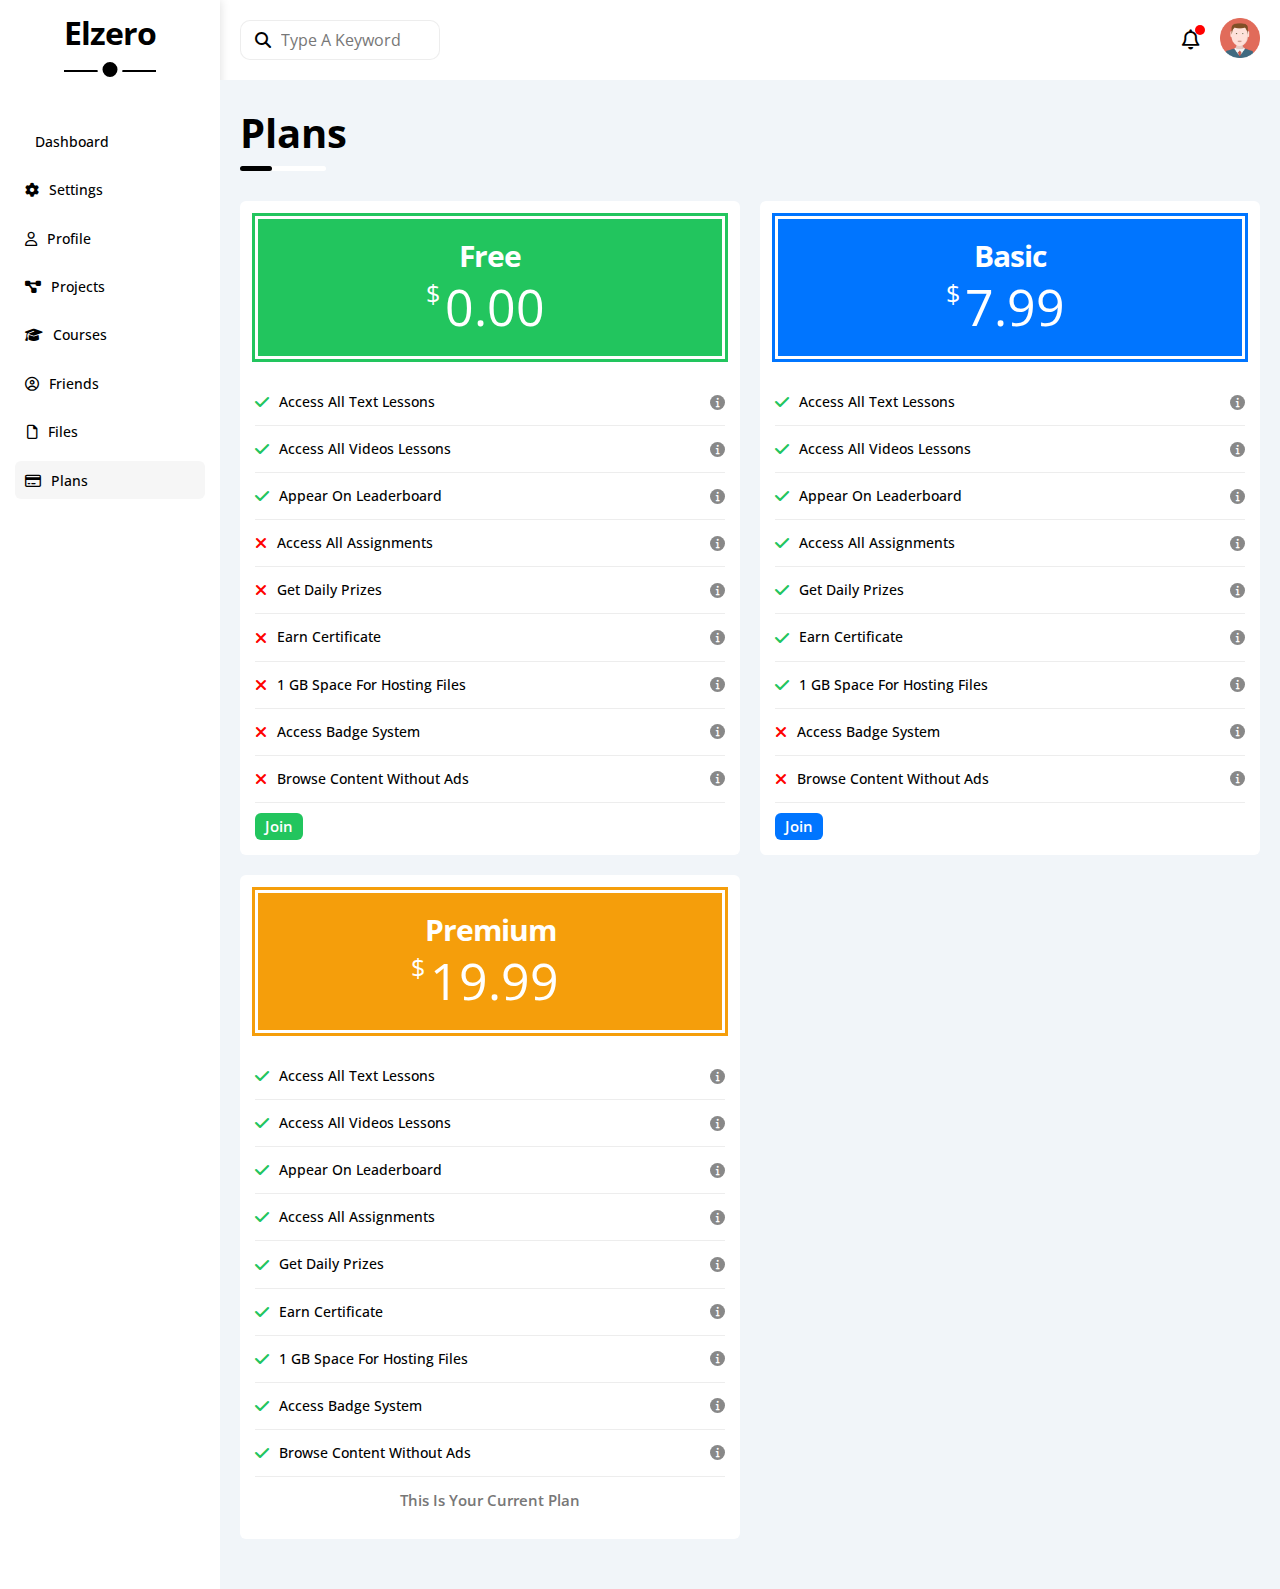
<file: plans.html>
<!DOCTYPE html>
<html lang="en">

<head>
  <meta name="description" content="Here is my First Dashboard" />
  <meta charset="UTF-8" />
  <meta name="viewport" content="width=device-width, initial-scale=1.0" />
  <title>Plans | Home</title>
  <!-- Main FrameWork -->
  <link rel="stylesheet" href="./css/framework.css" />
  <!-- Master css -->
  <link rel="stylesheet" href="./css/master.css" />
  <!-- Font awesome Liberary -->
  <link rel="stylesheet" href="./css/all.min.css" />
  <!-- normalize -->
  <link rel="stylesheet" href="./css/normalize.css" />
</head>

<body>
  <main class="page flex prelative">
    <aside class="side-bar bcwhite">
      <div class="aside-header">
        <a href="index.html">
          <h1 class="prelative aside-header-title txtc prelative pb20 mb50 pointer">
            elzero
          </h1>
        </a>
      </div>
      <nav class="asid-nav-bar">
        <menu>
          <li class="">
            <a class="block mb10" href="index.html" class="fa-solid fa-chart-bar"></i><span
                class="pl10 fz14">dashboard</span></a>
          </li>
          <li>
            <a href="settings.html" class="block mb10"><i class="fa-solid fa-gear"></i><span
                class="pl10 fz14">settings</span></a>
          </li>
          <li>
            <a href="profile.html" class="block mb10"><i class="fa-regular fa-user"></i><span
                class="pl10 fz14">profile</span></a>
          </li>
          <li>
            <a href="projects.html" class="block mb10"><i class="fa-solid fa-diagram-project"></i><span
                class="pl10 fz14">projects</span></a>
          </li>
          <li>
            <a href="courses.html" class="block mb10"><i class="fa-solid fa-graduation-cap"></i><span
                class="pl10 fz14">courses</span></a>
          </li>
          <li>
            <a href="friends.html" class="block mb10"><i class="fa-regular fa-circle-user"></i><span
                class="pl10 fz14">friends</span></a>
          </li>
          <li>
            <a href="files.html" class="block mb10"><i class="fa-regular fa-file pl2"></i><span
                class="pl10 fz14">files</span></a>
          </li>
          <li>
            <a href="plans.html" class="active block mb10"><i class="fa-regular fa-credit-card"></i><span
                class="pl10 fz14">plans</span></a>
          </li>
        </menu>
      </nav>
    </aside>
    <section class="right-side">
      <header class="right-side-header flex-jspace-ac pr20 pl20">
        <form class="header-search-form prelative">
          <i class="fa-solid fa-magnifying-glass pabsolute"></i>
          <input class="pl40 pad10" type="search" name="search" placeholder="type a keyword" />
        </form>
        <div class="header-avatar flex-ac">
          <span class="prelative">
            <i class="fa-regular fa-bell fz20 pointer"></i></span>
          <div class="header-avatar-image">
            <img class="pointer" src="./imgs/avatar.png" alt="head-avatar" />
          </div>
        </div>
      </header>
      <section class="default-section bcback-color">
        <div class="default-section-header">
          <h1 class="prelative fz40 pointer mb30">plans</h1>
        </div>
        <div class="default-section-content mb20 grid450 gap20">
          <div class="plan radius6 bcwhite pad15">
            <div
              class="plan-price mb20 pad20 fw700 capitalize flex-jc-ac column gap5  fz25 cwhite bcgreen border3fff outline2px outlinegreen ">
              <h1 class="letter-1 fz30">free</h1>
              <h1 class="fz50 fw400"><span class="fz25 vertcaltop ml-5 pr5">$</span>0.00</h1>
            </div>
            <div class="feature pblock15 flex-jspace-ac border-b1">
              <div class="feature-right flex-ac gap10">
                <i class="fa-solid fa-check cgreen  "></i>
                <p class="fz14 capitalize fw500">Access All Text Lessons</p>
              </div>
              <i class="fa-solid fa-info radius50 bc888"></i>
            </div>
            <div class="feature pblock15 flex-jspace-ac border-b1">
              <div class="feature-right flex-ac gap10">
                <i class="fa-solid fa-check cgreen  "></i>
                <p class="fz14 capitalize fw500">Access All Videos Lessons</p>
              </div>
              <i class="fa-solid fa-info radius50 bc888"></i>
            </div>
            <div class="feature pblock15 flex-jspace-ac border-b1">
              <div class="feature-right flex-ac gap10">
                <i class="fa-solid fa-check cgreen  "></i>
                <p class="fz14 capitalize fw500">Appear On Leaderboard

                </p>
              </div>
              <i class="fa-solid fa-info radius50 bc888"></i>
            </div>
            <div class="feature pblock15 flex-jspace-ac border-b1">
              <div class="feature-right flex-ac gap10">
                <i class="fa-solid fa-xmark cred "></i>
                <p class="fz14 capitalize fw500">Access All Assignments

                </p>
              </div>
              <i class="fa-solid fa-info radius50 bc888"></i>
            </div>
            <div class="feature pblock15 flex-jspace-ac border-b1">
              <div class="feature-right flex-ac gap10">
                <i class="fa-solid fa-xmark cred "></i>
                <p class="fz14 capitalize fw500">Get Daily Prizes
                </p>
              </div>
              <i class="fa-solid fa-info radius50 bc888"></i>
            </div>
            <div class="feature pblock15 flex-jspace-ac border-b1">
              <div class="feature-right flex-ac gap10">
                <i class="fa-solid fa-xmark cred"></i>
                <p class="fz14 capitalize fw500">Earn Certificate
                </p>
              </div>
              <i class="fa-solid fa-info radius50 bc888"></i>
            </div>
            <div class="feature pblock15 flex-jspace-ac border-b1">
              <div class="feature-right flex-ac gap10">
                <i class="fa-solid fa-xmark cred"></i>
                <p class="fz14 capitalize fw500">1 GB Space For Hosting Files
                </p>
              </div>
              <i class="fa-solid fa-info radius50 bc888"></i>
            </div>
            <div class="feature pblock15 flex-jspace-ac border-b1">
              <div class="feature-right flex-ac gap10">
                <i class="fa-solid fa-xmark cred"></i>
                <p class="fz14 capitalize fw500">Access Badge System
                </p>
              </div>
              <i class="fa-solid fa-info radius50 bc888"></i>
            </div>
            <div class="feature pblock15 flex-jspace-ac border-b1">
              <div class="feature-right flex-ac gap10">
                <i class="fa-solid fa-xmark cred"></i>
                <p class="fz14 capitalize fw500">Browse Content Without Ads
                </p>
              </div>
              <i class="fa-solid fa-info radius50 bc888"></i>
            </div>
            <button class="mt10 pblock5 pr10 pl10 capitalize fz15 fw600 cwhite bordernone bcgreen radius6"> join
            </button>
          </div>
          <div class="plan radius6 bcwhite pad15">
            <div
              class="plan-price mb20 pad20 fw700 capitalize flex-jc-ac column gap5  fz25 cwhite bcblue border3fff outline2px outlineblue ">
              <h1 class="letter-1 fz30">basic</h1>
              <h1 class="fz50 fw400"><span class="fz25 vertcaltop ml-5 pr5">$</span>7.99</h1>
            </div>
            <div class="feature pblock15 flex-jspace-ac border-b1">
              <div class="feature-right flex-ac gap10">
                <i class="fa-solid fa-check cgreen  "></i>
                <p class="fz14 capitalize fw500">Access All Text Lessons</p>
              </div>
              <i class="fa-solid fa-info radius50 bc888"></i>
            </div>
            <div class="feature pblock15 flex-jspace-ac border-b1">
              <div class="feature-right flex-ac gap10">
                <i class="fa-solid fa-check cgreen  "></i>
                <p class="fz14 capitalize fw500">Access All Videos Lessons</p>
              </div>
              <i class="fa-solid fa-info radius50 bc888"></i>
            </div>
            <div class="feature pblock15 flex-jspace-ac border-b1">
              <div class="feature-right flex-ac gap10">
                <i class="fa-solid fa-check cgreen  "></i>
                <p class="fz14 capitalize fw500">Appear On Leaderboard

                </p>
              </div>
              <i class="fa-solid fa-info radius50 bc888"></i>
            </div>
            <div class="feature pblock15 flex-jspace-ac border-b1">
              <div class="feature-right flex-ac gap10">
                <i class="fa-solid fa-check cgreen  "></i>
                <p class="fz14 capitalize fw500">Access All Assignments

                </p>
              </div>
              <i class="fa-solid fa-info radius50 bc888"></i>
            </div>
            <div class="feature pblock15 flex-jspace-ac border-b1">
              <div class="feature-right flex-ac gap10">
                <i class="fa-solid fa-check cgreen  "></i>
                <p class="fz14 capitalize fw500">Get Daily Prizes
                </p>
              </div>
              <i class="fa-solid fa-info radius50 bc888"></i>
            </div>
            <div class="feature pblock15 flex-jspace-ac border-b1">
              <div class="feature-right flex-ac gap10">
                <i class="fa-solid fa-check cgreen  "></i>
                <p class="fz14 capitalize fw500">Earn Certificate
                </p>
              </div>
              <i class="fa-solid fa-info radius50 bc888"></i>
            </div>
            <div class="feature pblock15 flex-jspace-ac border-b1">
              <div class="feature-right flex-ac gap10">
                <i class="fa-solid fa-check cgreen  "></i>
                <p class="fz14 capitalize fw500">1 GB Space For Hosting Files
                </p>
              </div>
              <i class="fa-solid fa-info radius50 bc888"></i>
            </div>
            <div class="feature pblock15 flex-jspace-ac border-b1">
              <div class="feature-right flex-ac gap10">
                <i class="fa-solid fa-xmark cred"></i>
                <p class="fz14 capitalize fw500">Access Badge System
                </p>
              </div>
              <i class="fa-solid fa-info radius50 bc888"></i>
            </div>
            <div class="feature pblock15 flex-jspace-ac border-b1">
              <div class="feature-right flex-ac gap10">
                <i class="fa-solid fa-xmark cred"></i>
                <p class="fz14 capitalize fw500">Browse Content Without Ads
                </p>
              </div>
              <i class="fa-solid fa-info radius50 bc888"></i>
            </div>
            <button class="mt10 pblock5 pr10 pl10 capitalize fz15 fw600 cwhite bordernone bcblue radius6"> join
            </button>
          </div>
          <div class="plan radius6 bcwhite pad15">
            <div
              class="plan-price mb20 pad20 fw700 capitalize flex-jc-ac column gap5  fz25 cwhite bcyellow border3fff outline2px outlineyellow ">
              <h1 class="letter-1 fz30">premium</h1>
              <h1 class="fz50 fw400"><span class="fz25 vertcaltop ml-5 pr5">$</span>19.99</h1>
            </div>
            <div class="feature pblock15 flex-jspace-ac border-b1">
              <div class="feature-right flex-ac gap10">
                <i class="fa-solid fa-check cgreen  "></i>
                <p class="fz14 capitalize fw500">Access All Text Lessons</p>
              </div>
              <i class="fa-solid fa-info radius50 bc888"></i>
            </div>
            <div class="feature pblock15 flex-jspace-ac border-b1">
              <div class="feature-right flex-ac gap10">
                <i class="fa-solid fa-check cgreen  "></i>
                <p class="fz14 capitalize fw500">Access All Videos Lessons</p>
              </div>
              <i class="fa-solid fa-info radius50 bc888"></i>
            </div>
            <div class="feature pblock15 flex-jspace-ac border-b1">
              <div class="feature-right flex-ac gap10">
                <i class="fa-solid fa-check cgreen  "></i>
                <p class="fz14 capitalize fw500">Appear On Leaderboard

                </p>
              </div>
              <i class="fa-solid fa-info radius50 bc888"></i>
            </div>
            <div class="feature pblock15 flex-jspace-ac border-b1">
              <div class="feature-right flex-ac gap10">
                <i class="fa-solid fa-check cgreen  "></i>
                <p class="fz14 capitalize fw500">Access All Assignments

                </p>
              </div>
              <i class="fa-solid fa-info radius50 bc888"></i>
            </div>
            <div class="feature pblock15 flex-jspace-ac border-b1">
              <div class="feature-right flex-ac gap10">
                <i class="fa-solid fa-check cgreen  "></i>
                <p class="fz14 capitalize fw500">Get Daily Prizes
                </p>
              </div>
              <i class="fa-solid fa-info radius50 bc888"></i>
            </div>
            <div class="feature pblock15 flex-jspace-ac border-b1">
              <div class="feature-right flex-ac gap10">
                <i class="fa-solid fa-check cgreen  "></i>
                <p class="fz14 capitalize fw500">Earn Certificate
                </p>
              </div>
              <i class="fa-solid fa-info radius50 bc888"></i>
            </div>
            <div class="feature pblock15 flex-jspace-ac border-b1">
              <div class="feature-right flex-ac gap10">
                <i class="fa-solid fa-check cgreen  "></i>
                <p class="fz14 capitalize fw500">1 GB Space For Hosting Files
                </p>
              </div>
              <i class="fa-solid fa-info radius50 bc888"></i>
            </div>
            <div class="feature pblock15 flex-jspace-ac border-b1">
              <div class="feature-right flex-ac gap10">
                <i class="fa-solid fa-check cgreen  "></i>
                <p class="fz14 capitalize fw500">Access Badge System
                </p>
              </div>
              <i class="fa-solid fa-info radius50 bc888"></i>
            </div>
            <div class="feature pblock15 flex-jspace-ac border-b1">
              <div class="feature-right flex-ac gap10">
                <i class="fa-solid fa-check cgreen  "></i>
                <p class="fz14 capitalize fw500">Browse Content Without Ads
                </p>
              </div>
              <i class="fa-solid fa-info radius50 bc888"></i>
            </div>
            <p class="block txtc capitalize c777 pblock15 fz15 fw600">This Is Your Current Plan</p>
          </div>
        </div>
      </section>
    </section>
  </main>
</body>

</html>
</file>
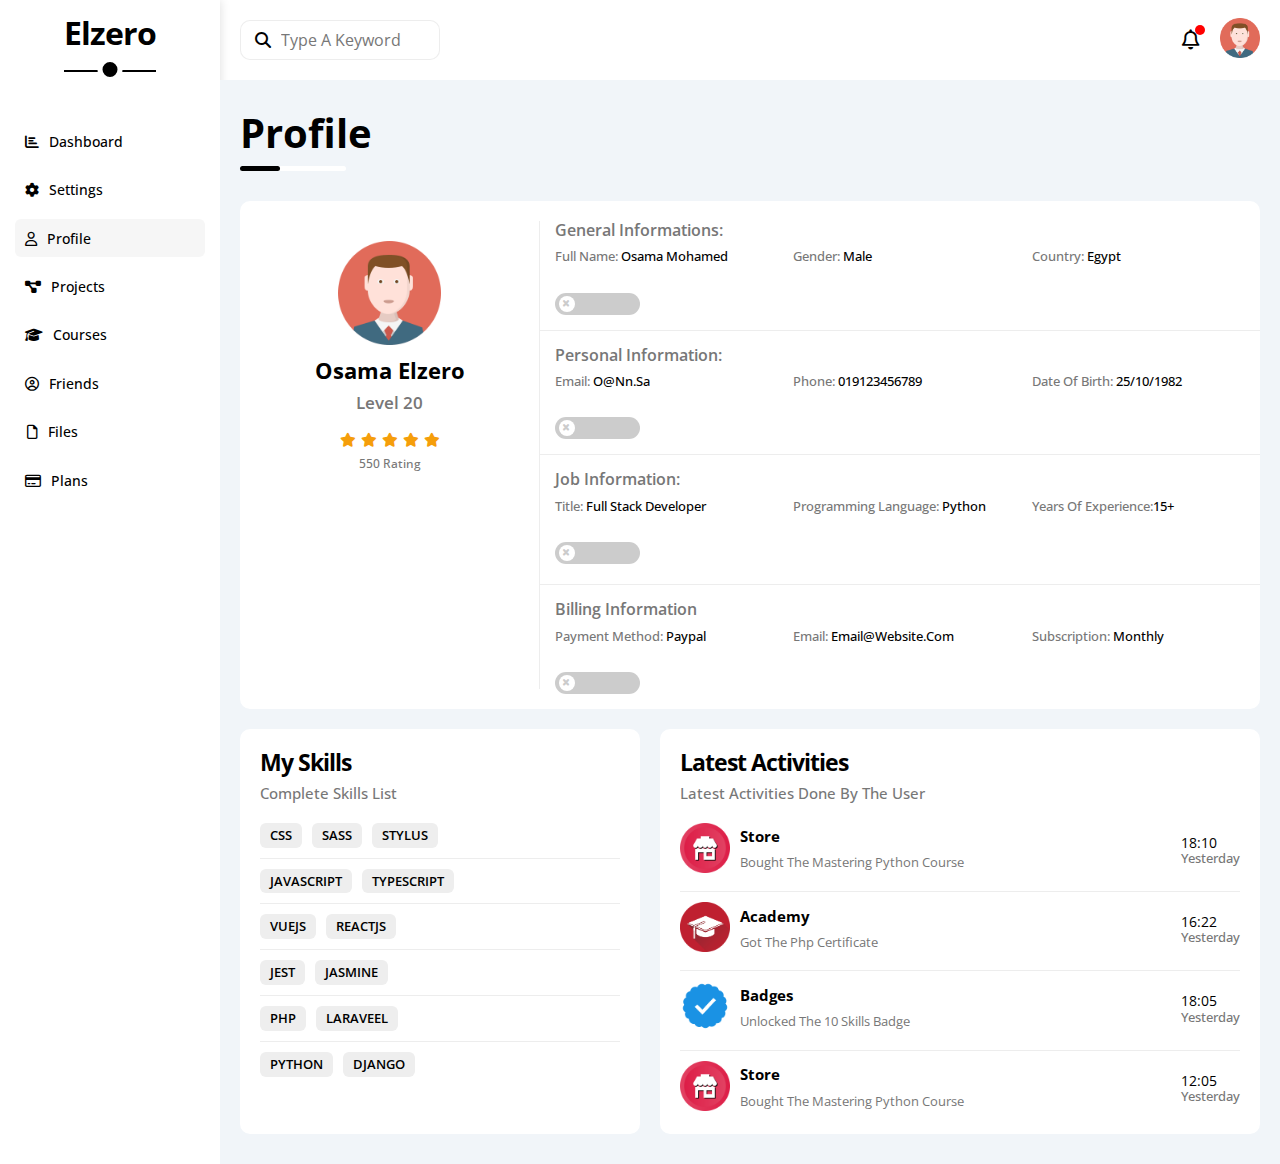
<file: profile.html>
<!DOCTYPE html>
<html lang="en">

<head>
  <meta name="description" content="Here is my First Dashboard" />
  <meta charset="UTF-8" />
  <meta name="viewport" content="width=device-width, initial-scale=1.0" />
  <title>Profile | Home</title>
  <!-- Master css -->
  <link rel="stylesheet" href="./css/master.css" />
  <!-- Main FrameWork -->
  <link rel="stylesheet" href="./css/framework.css" />
  <!-- Font awesome Liberary -->
  <link rel="stylesheet" href="./css/all.min.css" />
  <!-- normalize -->
  <link rel="stylesheet" href="./css/normalize.css" />
</head>

<body>
  <main class="page flex prelative">
    <aside class="side-bar bcwhite">
      <div class="aside-header">
        <a href="index.html">
          <h1 class="prelative aside-header-title txtc prelative pb20 mb50 pointer">
            elzero
          </h1>
        </a>
      </div>
      <nav class="asid-nav-bar">
        <menu>
          <li class="">
            <a class="block mb10" href="index.html"><i class="fa-solid fa-chart-bar"></i><span
                class="pl10 fz14">dashboard</span></a>
          </li>
          <li>
            <a href="settings.html" class="block mb10"><i class="fa-solid fa-gear"></i><span
                class="pl10 fz14">settings</span></a>
          </li>
          <li>
            <a href="profile.html" class=" active block mb10"><i class="fa-regular fa-user"></i><span
                class="pl10 fz14">profile</span></a>
          </li>
          <li>
            <a href="projects.html" class=" block mb10"><i class="fa-solid fa-diagram-project"></i><span
                class="pl10 fz14">projects</span></a>
          </li>
          <li>
            <a href="courses.html" class="block mb10"><i class="fa-solid fa-graduation-cap"></i><span
                class="pl10 fz14">courses</span></a>
          </li>
          <li>
            <a href="friends.html" class="block mb10"><i class="fa-regular fa-circle-user"></i><span
                class="pl10 fz14">friends</span></a>
          </li>
          <li>
            <a href="files.html" class="block mb10"><i class="fa-regular fa-file pl2"></i><span
                class="pl10 fz14">files</span></a>
          </li>
          <li>
            <a href="plans.html" class="block mb10"><i class="fa-regular fa-credit-card"></i><span
                class="pl10 fz14">plans</span></a>
          </li>
        </menu>
      </nav>
    </aside>
    <section class="right-side">
      <header class="right-side-header flex-jspace-ac pr20 pl20">
        <form class="header-search-form prelative">
          <i class="fa-solid fa-magnifying-glass pabsolute"></i>
          <input class="pl40 pad10" type="search" name="search" placeholder="type a keyword" />
        </form>
        <div class="header-avatar flex-ac">
          <span class="prelative">
            <i class="fa-regular fa-bell fz20 pointer"></i></span>
          <div class="header-avatar-image">
            <img class="pointer" src="./imgs/avatar.png" alt="head-avatar" />
          </div>
        </div>
      </header>
      <section class="default-section bcback-color">
        <div class="default-section-header">
          <h1 class="prelative fz40 pointer mb30">profile</h1>
        </div>
        <div class="default-section-content">
          <!-- profille information -->
          <article class="profile-details-information bcwhite radius10  flex">
            <div class="profile-left mt20 mb20 ">
              <div class="profile-left-img">
                <img src="./imgs/avatar.png" alt="image">
              </div>
              <h1 class="capitalize fz22">osama elzero</h1>
              <p class="fz17 fw600 capitalize c777">level 20</p>
              <div class="level-line"><span></span></div>
              <div class="profile-starts-icons flex-ac gap5 ">
                <i class="fa-solid fa-star cyellow fz14"></i>
                <i class="fa-solid fa-star cyellow fz14"></i>
                <i class="fa-solid fa-star cyellow fz14"></i>
                <i class="fa-solid fa-star cyellow fz14"></i>
                <i class="fa-solid fa-star cyellow fz14"></i>
              </div>
              <p class="fz12 fw500 c777 capitalize">550 rating</p>
            </div>
            <div class="profile-right flex-1">
              <div class="general-info border-b1 pb15 pt20  pointer  capitalize pl15">
                <h5 class="fz16 fw600 width100 c777 mb10">general informations:</h5>
                <div class="line-two  ">
                  <p class="fz13 c777 fw500 ">full name: <span class="cblack fw500">osama mohamed</span> </p>
                  <p class="fz13 c777 fw500 ">gender: <span class="cblack fw500">male</span> </p>
                  <p class="fz13 c777 fw500 ">country: <span class="cblack fw500">egypt</span> </p>
                  <div class="toggle-check">
                    <input type="checkbox" id="general-check" class="checkbox">
                    <label for="general-check">
                      <div></div>
                    </label>
                  </div>
                </div>
              </div>
              <div class="general-info border-b1 pb15 pt15 pointer  capitalize pl15">
                <h5 class="fz16 fw600 width100 c777 mb10">Personal Information:</h5>
                <div class="line-two  ">
                  <p class="fz13 c777 fw500 ">Email: <span class="cblack fw500">o@nn.sa</span> </p>
                  <p class="fz13 c777 fw500 ">Phone: <span class="cblack fw500"> 019123456789</span> </p>
                  <p class="fz13 c777 fw500 "> Date Of Birth: <span class="cblack fw500">25/10/1982</span> </p>
                  <div class="toggle-check">
                    <input type="checkbox" id="personal-check" class="checkbox">
                    <label for="personal-check">
                      <div></div>
                    </label>
                  </div>
                </div>
              </div>
              <div class="general-info border-b1 pb20 pt15 pointer  capitalize pl15">
                <h5 class="fz16 fw600 width100 c777 mb10">Job Information:</h5>
                <div class="line-two ">
                  <p class="fz13 c777 fw500 ">Title: <span class="cblack fw500">Full Stack Developer</span> </p>
                  <p class="fz13 c777 fw500 ">Programming Language: <span class="cblack fw500"> Python</span> </p>
                  <p class="fz13 c777 fw500 ">Years Of Experience:<span class="cblack fw500">15+</span></p>
                  <div class="toggle-check">
                    <input type="checkbox" id="job-check" class="checkbox">
                    <label for="job-check">
                      <div></div>
                    </label>
                  </div>
                </div>
              </div>
              <div class="general-info capitalize pb15 pt15 pointer pl15">
                <h5 class="fz16 fw600 width100 c777 mb10">Billing Information
                </h5>
                <div class="line-two">
                  <p class="fz13 c777 fw500 ">Payment Method: <span class="cblack fw500">Paypal</span> </p>
                  <p class="fz13 c777 fw500 ">Email: <span class="cblack fw500">email@website.com</span> </p>
                  <p class="fz13 c777 fw500 ">Subscription: <span class="cblack fw500">Monthly</span> </p>
                  <div class="toggle-check">
                    <input type="checkbox" id="billing-check" class="checkbox">
                    <label for="billing-check">
                      <div></div>
                    </label>
                  </div>
                </div>
              </div>

            </div>
          </article>
          <div class="skills-latest-activities flex  gap20 mt20">
            <div class="myskills radius10 bcwhite pad20">
              <div class="article-header">
                <h1>my skills</h1>
                <p>complete skills list</p>
              </div>
              <div class="skills-content">
                <menu class="flex-ac gap10 pb10 border-b1 mb10 upper fz13 fw600">
                  <li class="pt5 pb5 pl10 pr10 bceee radius6">css</li>
                  <li class="pt5 pb5 pl10 pr10 bceee radius6">sass</li>
                  <li class="pt5 pb5 pl10 pr10 bceee radius6">stylus</li>
                </menu>
                <menu class="flex-ac gap10 pb10 border-b1 mb10 upper fz13 fw600">

                  <li class="pt5 pb5 pl10 pr10 bceee radius6">javaScript</li>
                  <li class="pt5 pb5 pl10 pr10 bceee radius6">typeScript</li>
                </menu>
                <menu class="flex-ac gap10 pb10 border-b1 mb10 upper fz13 fw600">
                  <li class="pt5 pb5 pl10 pr10 bceee radius6">vuejs</li>
                  <li class="pt5 pb5 pl10 pr10 bceee radius6">reactjs</li>
                </menu>
                <menu class="flex-ac gap10 pb10 border-b1 mb10 upper fz13 fw600">
                  <li class="pt5 pb5 pl10 pr10 bceee radius6">jest</li>
                  <li class="pt5 pb5 pl10 pr10 bceee radius6">jasmine</li>
                </menu>
                <menu class="flex-ac gap10 pb10 border-b1 mb10 upper fz13 fw600">
                  <li class="pt5 pb5 pl10 pr10 bceee radius6">php</li>
                  <li class="pt5 pb5 pl10 pr10 bceee radius6">laraveel</li>
                </menu>
                <menu class="flex-ac gap10  upper fz13 fw600">
                  <li class="pt5 pb5 pl10 pr10 bceee radius6">python</li>
                  <li class="pt5 pb5 pl10 pr10 bceee radius6">django</li>
                </menu>

              </div>
            </div>
            <div class="latest-activities flex-1 pad20 radius10 bcwhite">
              <div class="article-header">
                <h1>latest activities</h1>
                <p>Latest Activities Done By The User</p>
              </div>
              <div class="latest-activities-content">
                <div class="activities-type flex-jspace-ac border-b1 pb15 mb10">
                  <div class="act-img-name flex-ac gap10">
                    <div class="activities-img width50px">
                      <img src="./imgs/activity-01.png" alt="image">
                    </div>
                    <div class="act-text ">
                      <h5 class="capitalize fz15 mb10">store</h5>
                      <p class="c777 capitalize fz13"> Bought The Mastering Python Course
                      </p>
                    </div>
                  </div>
                  <div class="act-date">
                    <span class="bolck fz14 mb10">18:10</span>
                    <p class="capitalize fw500 fz13 c777">yesterday</p>
                  </div>
                </div>
                <div class="activities-type flex-jspace-ac border-b1 pb15 mb10">
                  <div class="act-img-name flex-ac gap10">
                    <div class="activities-img width50px">
                      <img src="./imgs/activity-02.png" alt="image">
                    </div>
                    <div class="act-text ">
                      <h5 class="capitalize fz15 mb10">academy</h5>
                      <p class="c777 capitalize fz13"> got the php certificate
                      </p>
                    </div>
                  </div>
                  <div class="act-date">
                    <span class="bolck fz14 mb10">16:22</span>
                    <p class="capitalize fw500 fz13 c777">yesterday</p>
                  </div>
                </div>
                <div class="activities-type flex-jspace-ac border-b1 pb15 mb10">
                  <div class="act-img-name flex-ac gap10">
                    <div class="activities-img width50px">
                      <img src="./imgs/activity-03.png" alt="image">
                    </div>
                    <div class="act-text ">
                      <h5 class="capitalize fz15 mb10">badges</h5>
                      <p class="c777 capitalize fz13"> unlocked the 10 skills badge
                      </p>
                    </div>
                  </div>
                  <div class="act-date">
                    <span class="bolck fz14 mb10">18:05</span>
                    <p class="capitalize fw500 fz13 c777">yesterday</p>
                  </div>
                </div>
                <div class="activities-type flex-jspace-ac">
                  <div class="act-img-name flex-ac gap10">
                    <div class="activities-img width50px">
                      <img src="./imgs/activity-01.png" alt="image">
                    </div>
                    <div class="act-text ">
                      <h5 class="capitalize fz15 mb10">store</h5>
                      <p class="c777 capitalize fz13"> Bought The Mastering Python Course
                      </p>
                    </div>
                  </div>
                  <div class="act-date">
                    <span class="bolck fz14 mb10">12:05</span>
                    <p class="capitalize fw500 fz13 c777">yesterday</p>
                  </div>
                </div>

              </div>
            </div>
          </div>
        </div>
      </section>
    </section>
  </main>
</body>

</html>
</file>
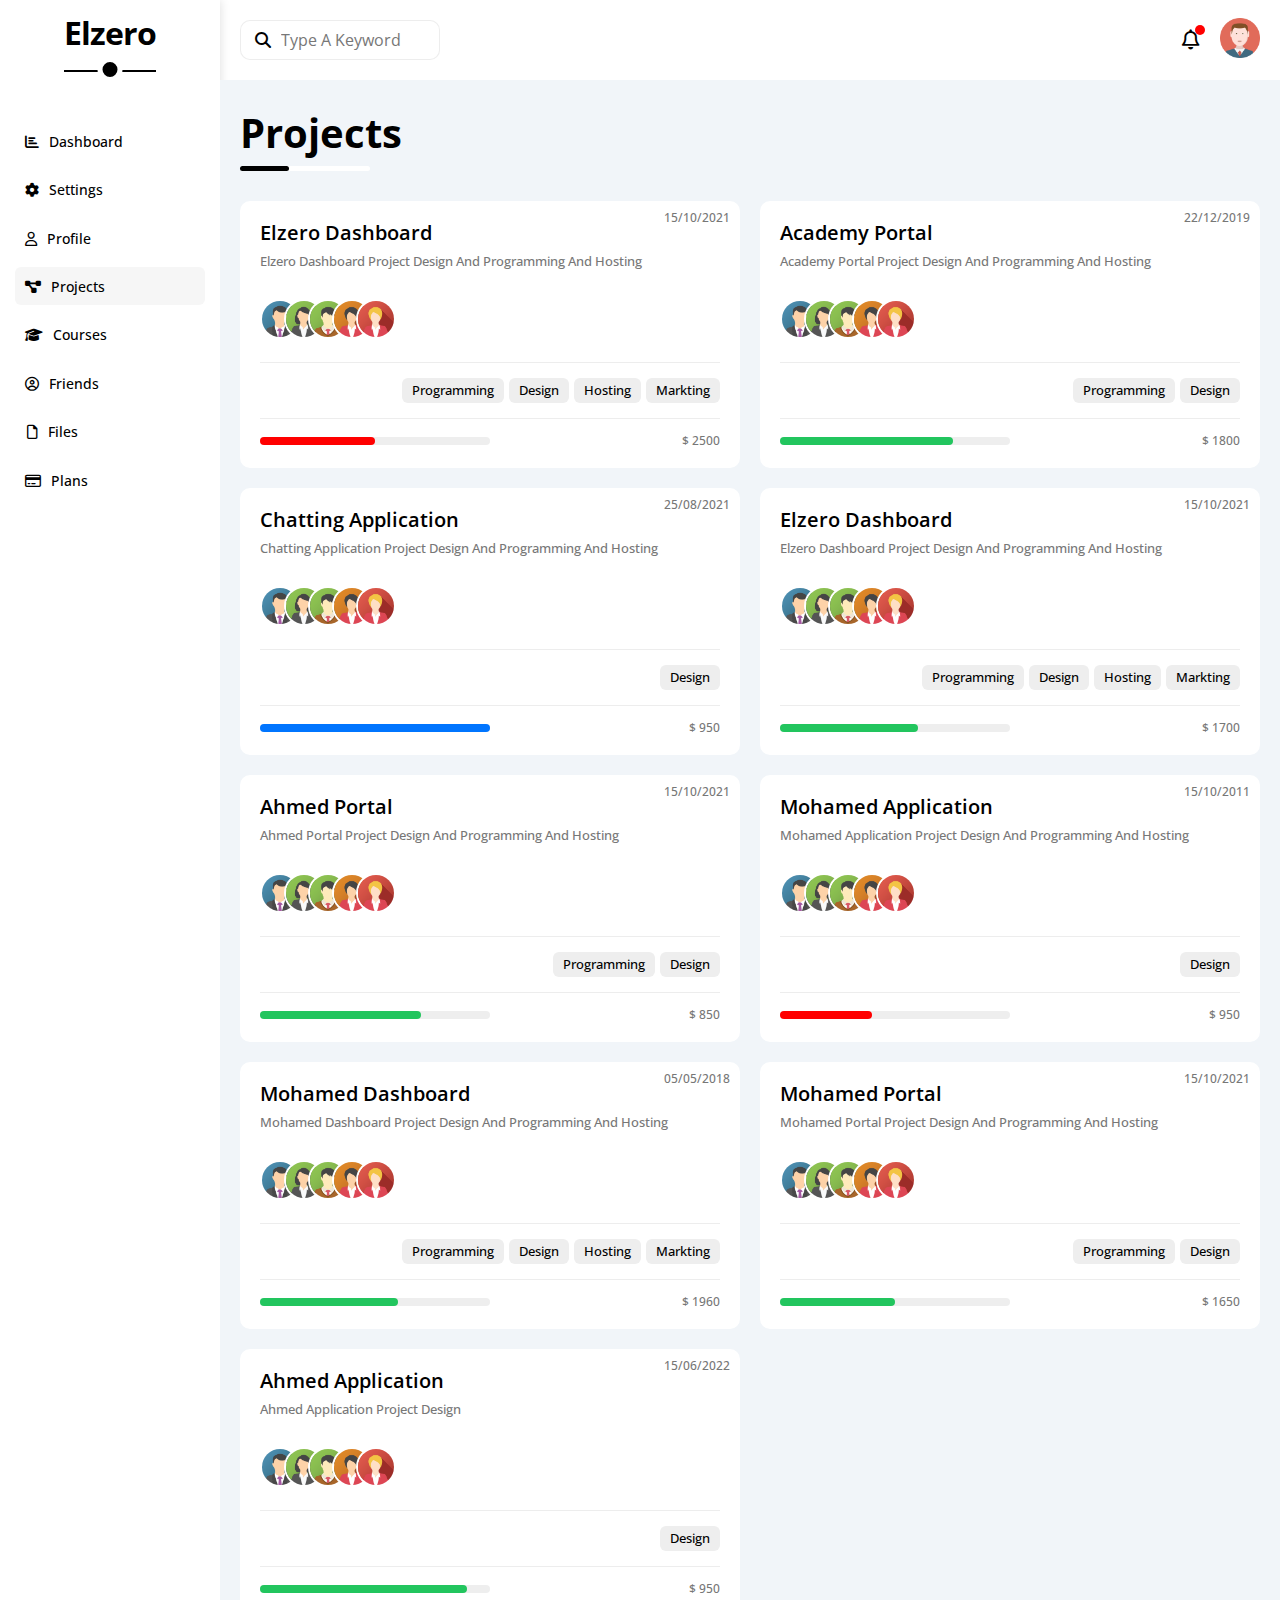
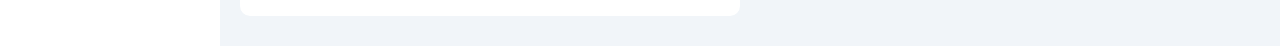
<file: projects.html>
<!DOCTYPE html>
<html lang="en">

<head>
  <meta name="description" content="Here is my First Dashboard" />
  <meta charset="UTF-8" />
  <meta name="viewport" content="width=device-width, initial-scale=1.0" />
  <title>Prjects | Home</title>
  <!-- Main FrameWork -->
  <link rel="stylesheet" href="./css/framework.css" />
  <!-- Master css -->
  <link rel="stylesheet" href="./css/master.css" />
  <!-- Font awesome Liberary -->
  <link rel="stylesheet" href="./css/all.min.css" />
  <!-- normalize -->
  <link rel="stylesheet" href="./css/normalize.css" />
</head>

<body>
  <main class="page flex prelative">
    <aside class="side-bar bcwhite">
      <div class="aside-header">
        <a href="index.html">
          <h1 class="prelative aside-header-title txtc prelative pb20 mb50 pointer">
            elzero
          </h1>
        </a>
      </div>
      <nav class="asid-nav-bar">
        <menu>
          <li class="">
            <a class="block mb10" href="index.html"><i class="fa-solid fa-chart-bar"></i><span
                class="pl10 fz14">dashboard</span></a>
          </li>
          <li>
            <a href="settings.html" class="block mb10"><i class="fa-solid fa-gear"></i><span
                class="pl10 fz14">settings</span></a>
          </li>
          <li>
            <a href="profile.html" class="block mb10"><i class="fa-regular fa-user"></i><span
                class="pl10 fz14">profile</span></a>
          </li>
          <li>
            <a href="projects.html" class="active block mb10"><i class="fa-solid fa-diagram-project"></i><span
                class="pl10 fz14">projects</span></a>
          </li>
          <li>
            <a href="courses.html" class="block mb10"><i class="fa-solid fa-graduation-cap"></i><span
                class="pl10 fz14">courses</span></a>
          </li>
          <li>
            <a href="friends.html" class="block mb10"><i class="fa-regular fa-circle-user"></i><span
                class="pl10 fz14">friends</span></a>
          </li>
          <li>
            <a href="files.html" class="block mb10"><i class="fa-regular fa-file pl2"></i><span
                class="pl10 fz14">files</span></a>
          </li>
          <li>
            <a href="plans.html" class="block mb10"><i class="fa-regular fa-credit-card"></i><span
                class="pl10 fz14">plans</span></a>
          </li>
        </menu>
      </nav>
    </aside>
    <section class="right-side">
      <header class="right-side-header flex-jspace-ac pr20 pl20">
        <form class="header-search-form prelative">
          <i class="fa-solid fa-magnifying-glass pabsolute"></i>
          <input class="pl40 pad10" type="search" name="search" placeholder="type a keyword" />
        </form>
        <div class="header-avatar flex-ac">
          <span class="prelative">
            <i class="fa-regular fa-bell fz20 pointer"></i></span>
          <div class="header-avatar-image">
            <img class="pointer" src="./imgs/avatar.png" alt="head-avatar" />
          </div>
        </div>
      </header>
      <section class="default-section bcback-color">
        <div class="default-section-header">
          <h1 class="prelative fz40 pointer mb30">projects</h1>
        </div>
        <div class="default-section-content grid500 gap20">
          <!-- ELzero dashboard -->
          <article class="elzero-dashboard bcwhite prelative radius10 pad20">
            <div class="projects-header">
              <h1>elzero dashboard</h1>
              <p>Elzero Dashboard Project Design And Programming And Hosting
              </p>
              <span class="pabsolute  fz12 fw500 c777 "> 15/10/2021</span>
            </div>
            <div class="dash-content">
              <div class="dash-team mt30 pb20 border-b1 ">
                <img class="width40px radius50 border1fff " src="./imgs/team-01.png" alt="image">
                <img class="width40px radius50 border1fff " src="./imgs/team-02.png" alt="image">
                <img class="width40px radius50 border1fff " src="./imgs/team-03.png" alt="image">
                <img class="width40px radius50 border1fff " src="./imgs/team-04.png" alt="image">
                <img class="width40px radius50 border1fff " src="./imgs/team-05.png" alt="image">
              </div>
              <div class="dash-skills pblock15 border-b1 flex-ac flexend gap5">
                <p class="bceee pblock5 pl10 radius6 fw500 pointer pr10 fz13 capitalize fit ">programming</p>
                <p class="bceee pblock5 pl10 radius6 fw500 pointer pr10 fz13 capitalize fit ">design</p>
                <p class="bceee pblock5 pl10 radius6 fw500 pointer pr10 fz13 capitalize fit ">hosting</p>
                <p class="bceee pblock5 pl10 radius6 fw500 pointer pr10 fz13 capitalize fit ">markting</p>
              </div>
              <div class="dash-level pt15 flex-jspace-ac">
                <div class="dash-level-container radius6 width50 height8px  bceee">
                  <span class="width50 height8px radius6 bcred block "></span>
                </div>
                <span class="c777 fz12 fw500">$ 2500</span>
              </div>
            </div>
          </article>
          <!-- Academy Portal-->
          <article class="Academy Portal bcwhite prelative radius10 pad20">
            <div class="projects-header">
              <h1>Academy Portal</h1>
              <p>Academy Portal Project Design And Programming And Hosting
              </p>
              <span class="pabsolute  fz12 fw500 c777 "> 22/12/2019</span>
            </div>
            <div class="dash-content">
              <div class="dash-team mt30 pb20 border-b1 ">
                <img class="width40px radius50 border1fff " src="./imgs/team-01.png" alt="image">
                <img class="width40px radius50 border1fff " src="./imgs/team-02.png" alt="image">
                <img class="width40px radius50 border1fff " src="./imgs/team-03.png" alt="image">
                <img class="width40px radius50 border1fff " src="./imgs/team-04.png" alt="image">
                <img class="width40px radius50 border1fff " src="./imgs/team-05.png" alt="image">
              </div>
              <div class="dash-skills pblock15 border-b1 flex-ac flexend gap5">
                <p class="bceee pblock5 pl10 radius6 fw500 pointer pr10 fz13 capitalize fit ">programming</p>
                <p class="bceee pblock5 pl10 radius6 fw500 pointer pr10 fz13 capitalize fit ">design</p>

              </div>
              <div class="dash-level pt15 flex-jspace-ac">
                <div class="dash-level-container radius6 width50 height8px  bceee">
                  <span class="width75 height8px radius6 bcgreen block "></span>
                </div>
                <span class="c777 fz12 fw500">$ 1800</span>
              </div>
            </div>
          </article>
          <!-- Chatting Application -->
          <article class="elzero-dashboard bcwhite prelative radius10 pad20">
            <div class="projects-header">
              <h1>Chatting Application</h1>
              <p>Chatting Application Project Design And Programming And Hosting
              </p>
              <span class="pabsolute  fz12 fw500 c777 "> 25/08/2021</span>
            </div>
            <div class="dash-content">
              <div class="dash-team mt30 pb20 border-b1 ">
                <img class="width40px radius50 border1fff " src="./imgs/team-01.png" alt="image">
                <img class="width40px radius50 border1fff " src="./imgs/team-02.png" alt="image">
                <img class="width40px radius50 border1fff " src="./imgs/team-03.png" alt="image">
                <img class="width40px radius50 border1fff " src="./imgs/team-04.png" alt="image">
                <img class="width40px radius50 border1fff " src="./imgs/team-05.png" alt="image">
              </div>
              <div class="dash-skills pblock15 border-b1 flex-ac flexend gap5">
                <p class="bceee pblock5 pl10 radius6 fw500 pointer pr10 fz13 capitalize fit ">design</p>
              </div>
              <div class="dash-level pt15 flex-jspace-ac">
                <div class="dash-level-container radius6 width50 height8px  bceee">
                  <span class="width100 height8px radius6 bcblue block "></span>
                </div>
                <span class="c777 fz12 fw500">$ 950</span>
              </div>
            </div>
          </article>
          <!-- ELzero dashboard -->
          <article class="elzero-dashboard bcwhite prelative radius10 pad20">
            <div class="projects-header">
              <h1>elzero dashboard</h1>
              <p>Elzero Dashboard Project Design And Programming And Hosting
              </p>
              <span class="pabsolute  fz12 fw500 c777 "> 15/10/2021</span>
            </div>
            <div class="dash-content">
              <div class="dash-team mt30 pb20 border-b1 ">
                <img class="width40px radius50 border1fff " src="./imgs/team-01.png" alt="image">
                <img class="width40px radius50 border1fff " src="./imgs/team-02.png" alt="image">
                <img class="width40px radius50 border1fff " src="./imgs/team-03.png" alt="image">
                <img class="width40px radius50 border1fff " src="./imgs/team-04.png" alt="image">
                <img class="width40px radius50 border1fff " src="./imgs/team-05.png" alt="image">
              </div>
              <div class="dash-skills pblock15 border-b1 flex-ac flexend gap5">
                <p class="bceee pblock5 pl10 radius6 fw500 pointer pr10 fz13 capitalize fit ">programming</p>
                <p class="bceee pblock5 pl10 radius6 fw500 pointer pr10 fz13 capitalize fit ">design</p>
                <p class="bceee pblock5 pl10 radius6 fw500 pointer pr10 fz13 capitalize fit ">hosting</p>
                <p class="bceee pblock5 pl10 radius6 fw500 pointer pr10 fz13 capitalize fit ">markting</p>
              </div>
              <div class="dash-level pt15 flex-jspace-ac">
                <div class="dash-level-container radius6 width50 height8px  bceee">
                  <span class="width60 height8px radius6 bcgreen block "></span>
                </div>
                <span class="c777 fz12 fw500">$ 1700</span>
              </div>
            </div>
          </article>
          <!-- Ahmed Portal-->
          <article class="Ahmed Portal bcwhite prelative radius10 pad20">
            <div class="projects-header">
              <h1>Ahmed Portal
              </h1>
              <p>Ahmed Portal
                Project Design And Programming And Hosting
              </p>
              <span class="pabsolute  fz12 fw500 c777 "> 15/10/2021</span>
            </div>
            <div class="dash-content">
              <div class="dash-team mt30 pb20 border-b1 ">
                <img class="width40px radius50 border1fff " src="./imgs/team-01.png" alt="image">
                <img class="width40px radius50 border1fff " src="./imgs/team-02.png" alt="image">
                <img class="width40px radius50 border1fff " src="./imgs/team-03.png" alt="image">
                <img class="width40px radius50 border1fff " src="./imgs/team-04.png" alt="image">
                <img class="width40px radius50 border1fff " src="./imgs/team-05.png" alt="image">
              </div>
              <div class="dash-skills pblock15 border-b1 flex-ac flexend gap5">
                <p class="bceee pblock5 pl10 radius6 fw500 pointer pr10 fz13 capitalize fit ">programming</p>
                <p class="bceee pblock5 pl10 radius6 fw500 pointer pr10 fz13 capitalize fit ">design</p>
              </div>
              <div class="dash-level pt15 flex-jspace-ac">
                <div class="dash-level-container radius6 width50 height8px  bceee">
                  <span class="width70 height8px radius6 bcgreen block "></span>
                </div>
                <span class="c777 fz12 fw500">$ 850</span>
              </div>
            </div>
          </article>
          <!-- Mohamed Application -->
          <article class="Mohamed Application bcwhite prelative radius10 pad20">
            <div class="projects-header">
              <h1>Mohamed Application</h1>
              <p>Mohamed Application Project Design And Programming And Hosting
              </p>
              <span class="pabsolute  fz12 fw500 c777 "> 15/10/2011</span>
            </div>
            <div class="dash-content">
              <div class="dash-team mt30 pb20 border-b1 ">
                <img class="width40px radius50 border1fff " src="./imgs/team-01.png" alt="image">
                <img class="width40px radius50 border1fff " src="./imgs/team-02.png" alt="image">
                <img class="width40px radius50 border1fff " src="./imgs/team-03.png" alt="image">
                <img class="width40px radius50 border1fff " src="./imgs/team-04.png" alt="image">
                <img class="width40px radius50 border1fff " src="./imgs/team-05.png" alt="image">
              </div>
              <div class="dash-skills pblock15 border-b1 flex-ac flexend gap5">
                <p class="bceee pblock5 pl10 radius6 fw500 pointer pr10 fz13 capitalize fit ">design</p>
              </div>
              <div class="dash-level pt15 flex-jspace-ac">
                <div class="dash-level-container radius6 width50 height8px  bceee">
                  <span class="width40 height8px radius6 bcred block "></span>
                </div>
                <span class="c777 fz12 fw500">$ 950</span>
              </div>
            </div>
          </article>
          <!-- mohamed dashboard -->
          <article class="mohamed dashboard bcwhite prelative radius10 pad20">
            <div class="projects-header">
              <h1>mohamed dashboard</h1>
              <p>mohamed dashboard Project Design And Programming And Hosting
              </p>
              <span class="pabsolute  fz12 fw500 c777 "> 05/05/2018</span>
            </div>
            <div class="dash-content">
              <div class="dash-team mt30 pb20 border-b1 ">
                <img class="width40px radius50 border1fff " src="./imgs/team-01.png" alt="image">
                <img class="width40px radius50 border1fff " src="./imgs/team-02.png" alt="image">
                <img class="width40px radius50 border1fff " src="./imgs/team-03.png" alt="image">
                <img class="width40px radius50 border1fff " src="./imgs/team-04.png" alt="image">
                <img class="width40px radius50 border1fff " src="./imgs/team-05.png" alt="image">
              </div>
              <div class="dash-skills pblock15 border-b1 flex-ac flexend gap5">
                <p class="bceee pblock5 pl10 radius6 fw500 pointer pr10 fz13 capitalize fit ">programming</p>
                <p class="bceee pblock5 pl10 radius6 fw500 pointer pr10 fz13 capitalize fit ">design</p>
                <p class="bceee pblock5 pl10 radius6 fw500 pointer pr10 fz13 capitalize fit ">hosting</p>
                <p class="bceee pblock5 pl10 radius6 fw500 pointer pr10 fz13 capitalize fit ">markting</p>
              </div>
              <div class="dash-level pt15 flex-jspace-ac">
                <div class="dash-level-container radius6 width50 height8px  bceee">
                  <span class="width60 height8px radius6 bcgreen block "></span>
                </div>
                <span class="c777 fz12 fw500">$ 1960</span>
              </div>
            </div>
          </article>
          <!-- mohamed portal -->
          <article class="mohamed portal  bcwhite prelative radius10 pad20">
            <div class="projects-header">
              <h1>mohamed portal </h1>
              <p>mohamed portal Project Design And Programming And Hosting
              </p>
              <span class="pabsolute  fz12 fw500 c777 "> 15/10/2021</span>
            </div>
            <div class="dash-content">
              <div class="dash-team mt30 pb20 border-b1 ">
                <img class="width40px radius50 border1fff " src="./imgs/team-01.png" alt="image">
                <img class="width40px radius50 border1fff " src="./imgs/team-02.png" alt="image">
                <img class="width40px radius50 border1fff " src="./imgs/team-03.png" alt="image">
                <img class="width40px radius50 border1fff " src="./imgs/team-04.png" alt="image">
                <img class="width40px radius50 border1fff " src="./imgs/team-05.png" alt="image">
              </div>
              <div class="dash-skills pblock15 border-b1 flex-ac flexend gap5">
                <p class="bceee pblock5 pl10 radius6 fw500 pointer pr10 fz13 capitalize fit ">programming</p>
                <p class="bceee pblock5 pl10 radius6 fw500 pointer pr10 fz13 capitalize fit ">design</p>
              </div>
              <div class="dash-level pt15 flex-jspace-ac">
                <div class="dash-level-container radius6 width50 height8px  bceee">
                  <span class="width50 height8px radius6 bcgreen block "></span>
                </div>
                <span class="c777 fz12 fw500">$ 1650</span>
              </div>
            </div>
          </article>
          <!--Ahmed Application-->
          <article class="ahmed Application bcwhite prelative radius10 pad20">
            <div class="projects-header">
              <h1>Ahmed Application</h1>
              <p>Ahmed Application Project Design</p>
              <span class="pabsolute  fz12 fw500 c777 "> 15/06/2022</span>
            </div>
            <div class="dash-content">
              <div class="dash-team mt30 pb20 border-b1 ">
                <img class="width40px radius50 border1fff " src="./imgs/team-01.png" alt="image">
                <img class="width40px radius50 border1fff " src="./imgs/team-02.png" alt="image">
                <img class="width40px radius50 border1fff " src="./imgs/team-03.png" alt="image">
                <img class="width40px radius50 border1fff " src="./imgs/team-04.png" alt="image">
                <img class="width40px radius50 border1fff " src="./imgs/team-05.png" alt="image">
              </div>
              <div class="dash-skills pblock15 border-b1 flex-ac flexend gap5">
                <p class="bceee pblock5 pl10 radius6 fw500 pointer pr10 fz13 capitalize fit ">design</p>
              </div>
              <div class="dash-level pt15 flex-jspace-ac">
                <div class="dash-level-container radius6 width50 height8px  bceee">
                  <span class="width90 height8px radius6 bcgreen block "></span>
                </div>
                <span class="c777 fz12 fw500">$ 950</span>
              </div>
            </div>
          </article>

        </div>
      </section>
    </section>
  </main>
</body>

</html>
</file>
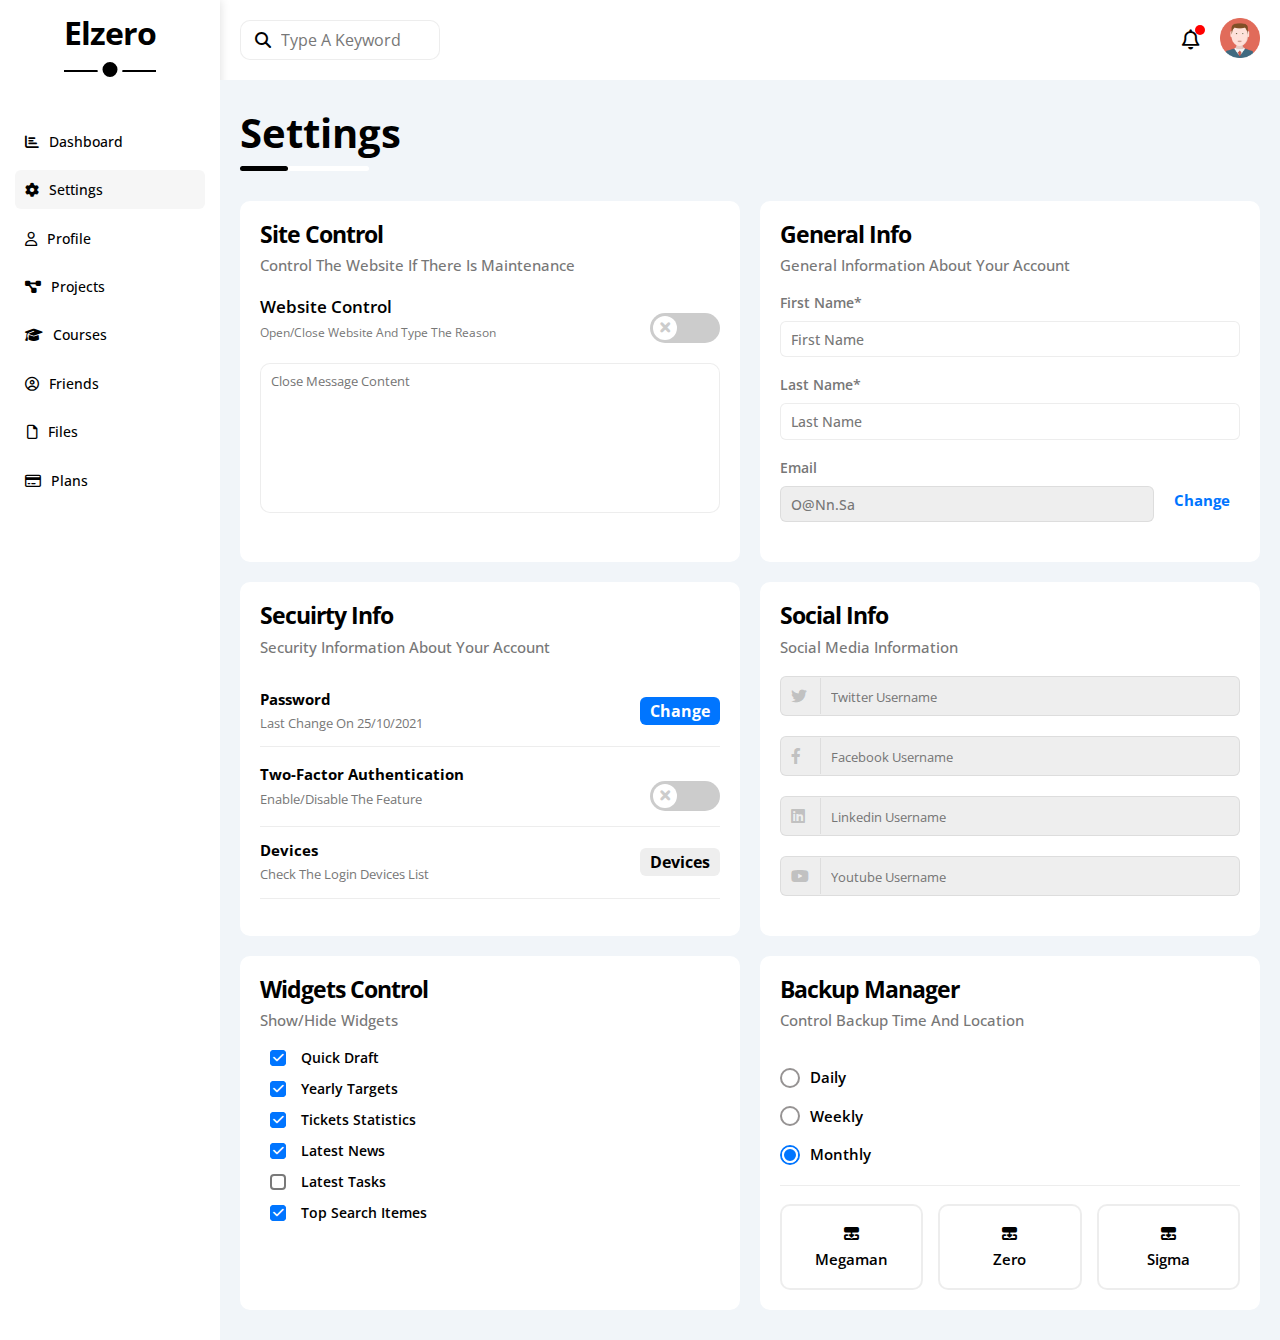
<file: settings.html>
<!DOCTYPE html>
<html lang="en">

<head>
  <meta name="description" content="Here is my First Dashboard" />
  <meta charset="UTF-8" />
  <meta name="viewport" content="width=device-width, initial-scale=1.0" />
  <title>Settings | Home</title>
  <!-- Master css -->
  <link rel="stylesheet" href="./css/master.css" />
  <!-- Main FrameWork -->
  <link rel="stylesheet" href="./css/framework.css" />
  <!-- Font awesome Liberary -->
  <link rel="stylesheet" href="./css/all.min.css" />
  <!-- normalize -->
  <link rel="stylesheet" href="./css/normalize.css" />
</head>

<body>
  <main class="page flex prelative">
    <aside class="side-bar bcwhite">
      <div class="aside-header">
        <a href="index.html">
          <h1 class="prelative aside-header-title txtc prelative pb20 mb50 pointer">
            elzero
          </h1>
        </a>
      </div>
      <nav class="asid-nav-bar">
        <menu>
          <li class="">
            <a class="block mb10" href="index.html"><i class="fa-solid fa-chart-bar"></i><span
                class="pl10 fz14">dashboard</span></a>
          </li>
          <li>
            <a href="settings.html" class="active block mb10"><i class="fa-solid fa-gear"></i><span
                class="pl10 fz14">settings</span></a>
          </li>
          <li>
            <a href="profile.html" class="block mb10"><i class="fa-regular fa-user"></i><span
                class="pl10 fz14">profile</span></a>
          </li>
          <li>
            <a href="projects.html" class="block mb10"><i class="fa-solid fa-diagram-project"></i><span
                class="pl10 fz14">projects</span></a>
          </li>
          <li>
            <a href="courses.html" class="block mb10"><i class="fa-solid fa-graduation-cap"></i><span
                class="pl10 fz14">courses</span></a>
          </li>
          <li>
            <a href="friends.html" class="block mb10"><i class="fa-regular fa-circle-user"></i><span
                class="pl10 fz14">friends</span></a>
          </li>
          <li>
            <a href="files.html" class="block mb10"><i class="fa-regular fa-file pl2"></i><span
                class="pl10 fz14">files</span></a>
          </li>
          <li>
            <a href="plans.html" class="block mb10"><i class="fa-regular fa-credit-card"></i><span
                class="pl10 fz14">plans</span></a>
          </li>
        </menu>
      </nav>
    </aside>
    <section class="right-side">
      <header class="right-side-header flex-jspace-ac pr20 pl20">
        <form class="header-search-form prelative">
          <i class="fa-solid fa-magnifying-glass pabsolute"></i>
          <input class="pl40 pad10" type="search" name="search" placeholder="type a keyword" />
        </form>
        <div class="header-avatar flex-ac">
          <span class="prelative">
            <i class="fa-regular fa-bell fz20 pointer"></i></span>
          <div class="header-avatar-image">
            <img class="pointer" src="./imgs/avatar.png" alt="head-avatar" />
          </div>
        </div>
      </header>
      <section class="default-section bcback-color">
        <div class="default-section-header">
          <h1 class="prelative fz40 pointer mb30">settings</h1>
        </div>
        <div class="default-section-content grid500 gap20">
          <!-- site control -->
          <article class="site-control radius10 pad20 bcwhite">
            <div class="article-header">
              <h1>site control</h1>
              <p>control the website if there is maintenance</p>
            </div>
            <div class="site-control-content">
              <div class="site-control-flex flex-jspace-ac mb20">
                <div class="site-control-text">
                  <p class="fz17 fw600 capitalize mb5">website control</p>
                  <span class="fz12 c777 capitalize">
                    Open/Close Website And Type The Reason
                  </span>
                </div>
                <div class="toggle-check">
                  <input type="checkbox" id="checkbox-site-control" class="checkbox" />
                  <label for="checkbox-site-control">
                    <div></div>
                  </label>
                </div>
              </div>
              <textarea name="text" placeholder="close message content "
                class="radius10 width100 height150px pad10 capitalize border1 fz13"></textarea>
            </div>
          </article>
          <!-- general info -->
          <article class="general-info radius10 bcwhite pad20">
            <div class="article-header">
              <h1>general info</h1>
              <p>General Information About Your Account</p>
            </div>
            <div class="general-info-content">
              <form>
                <label for="first-name"> first name&#42;</label>
                <input type="text" placeholder="first name" id="first-name" required />
                <label for="last-name"> last name&#42; </label>
                <input type="text" placeholder="last name" id="last-name" required />
                <div class="email-flex">
                  <div>
                    <label for="email">email</label>
                    <input type="email" id="email" placeholder="o@nn.sa" readonly />
                  </div>
                  <button class="change-button">change</button>
                </div>
              </form>
            </div>
          </article>
          <!-- secuirty info -->
          <article class="secuirty-info bcwhite radius10 pad20">
            <div class="article-header">
              <h1>secuirty info</h1>
              <p>Security Information About Your Account</p>
            </div>
            <div class="secuirty-info-content">
              <div class="password-info pblock15 border-b1 flex-jspace-ac">
                <div class="password-info-text">
                  <p class="capitalize fz15 mb5 fw700">password</p>
                  <span class="fz13 capitalize c777">Last Change On 25/10/2021
                  </span>
                </div>
                <button class="pass-info-button cwhite bcblue pt5 pb5 pr10 pl10 bordernone radius6 fw700 capitalize">
                  change
                </button>
              </div>
              <div class="two-factor pblock15 border-b1 flex-jspace-ac">
                <div class="two-factor-text">
                  <p class="capitalize fz15 mb5 fw700">
                    Two-Factor Authentication
                  </p>
                  <span class="fz13 capitalize c777">Enable/Disable The Feature
                  </span>
                </div>
                <div class="toggle-check">
                  <input type="checkbox" id="checkbox-two-factor" class="checkbox" />
                  <label for="checkbox-two-factor">
                    <div></div>
                  </label>
                </div>
              </div>
              <div class="devices-info pblock15 border-b1 flex-jspace-ac">
                <div class="devices-info-text">
                  <p class="capitalize fz15 mb5 fw700">devices</p>
                  <span class="fz13 capitalize c777">Check The Login Devices List
                  </span>
                </div>
                <button class="devices-info-button cblack bceee pt5 pb5 pr10 pl10 bordernone radius6 fw700 capitalize">
                  devices
                </button>
              </div>
            </div>
          </article>
          <!-- social info -->
          <article class="social-info pad20 radius10 bcwhite">
            <div class="article-header">
              <h1>social info</h1>
              <p>social media information</p>
            </div>
            <div class="social-info-content">
              <form action="">
                <div class="twiter-user flex-ac bceee radius6 border1 capitalize gap15 mb20">
                  <input class="bordernone bceee" type="text" placeholder="twitter username" id="twiter-user" />
                  <label for="twiter-user"><i class="fa-brands fa-twitter block pr10 pl10 pad10"></i></label>
                </div>
                <div class="facebook-user flex-ac bceee radius6 border1 capitalize gap15 mb20">
                  <input class="bordernone bceee" type="text" placeholder="facebook username" id="facebook-user" />
                  <label for="facebook-user"><i class="fa-brands fa-facebook-f block pad10"></i></label>
                </div>
                <div class="linkedin-user flex-ac bceee radius6 border1 capitalize gap15 mb20">
                  <input class="bordernone bceee" type="text" placeholder="linkedin username" id="linkedin-user" />
                  <label for="linkedin-user"><i class="fa-brands fa-linkedin block pad10"></i></label>
                </div>
                <div class="youtube-user flex-ac bceee radius6 border1 capitalize gap15 mb20">
                  <input class="bordernone bceee" type="text" placeholder="youtube username" id="youtube-user" />
                  <label for="youtube-user"><i class="fa-brands fa-youtube block pad10"></i></label>
                </div>
              </form>
            </div>
          </article>
          <!-- widgets control -->
          <article class="widgets-control bcwhite pad20 radius10">
            <div class="article-header">
              <h1>Widgets Control</h1>
              <p>Show/Hide Widgets</p>
            </div>
            <form action="">

              <div class="quick-draft">
                <input type="checkbox" class="quick-checkbox" id="quick" checked />
                <label for="quick" class="capitalize">
                  <div></div>
                  quick draft
                </label>
              </div>
              <div class="quick-draft">
                <input type="checkbox" class="quick-checkbox" id="Yearly-Targets
                    " checked />
                <label for="Yearly-Targets
                    " class="capitalize">
                  <div></div>
                  Yearly Targets
                </label>
              </div>
              <div class="quick-draft">
                <input type="checkbox" class="quick-checkbox" id="Tickets-Statistics
                    " checked />
                <label for="Tickets-Statistics
                    " class="capitalize">
                  <div></div>
                  Tickets Statistics
                </label>
              </div>
              <div class="quick-draft">
                <input type="checkbox" class="quick-checkbox" id="Latest-News" checked />
                <label for="Latest-News" class="capitalize">
                  <div></div>
                  latest news
                </label>
              </div>
              <div class="quick-draft">
                <input type="checkbox" class="quick-checkbox" id="latest-tasks" />
                <label for="latest-tasks" class="capitalize">
                  <div></div>
                  latest tasks
                </label>
              </div>
              <div class="quick-draft">
                <input type="checkbox" class="quick-checkbox" id="top-search" checked />
                <label for="top-search" class="capitalize">
                  <div></div>
                  top search itemes
                </label>
              </div>
            </form>
          </article>
          <!-- Backup Manager -->
          <article class="backup-manager radius10 pad20 bcwhite">
            <div class="article-header">
              <h1>backup manager</h1>
              <p>Control Backup Time And Location</p>
            </div>
            <div class="backup-manger-content">
              <form class="norm-radio">
                <input type="radio" name="backup" id="daily" />
                <label for="daily">
                  <div></div>
                  daily
                </label>
                <input type="radio" name="backup" id="weekly" />
                <label for="weekly">
                  <div></div>
                  weekly
                </label>
                <input type="radio" name="backup" id="monthly" checked />
                <label for="monthly">
                  <div></div>
                  monthly
                </label>
              </form>
              <!-- castumise radio -->
              <form action="" class="custmize-radio ">
                <div class="megaman"> <input type="radio" name="manger" id="megaman">
                  <label for="megaman" class="capitalize fz15 fw600 gap10 radius10  ">
                    <i class="fa-solid fa-diagram-next"></i>
                    megaman
                  </label>
                </div>
                <div class="zero"> <input type="radio" name="manger" id="zero">
                  <label for="zero" class="capitalize fz15 fw600 gap10 radius10  ">
                    <i class="fa-solid fa-diagram-next"></i>
                    zero
                  </label>
                </div>
                <div class="sigma"> <input type="radio" name="manger" id="sigma">
                  <label for="sigma" class="capitalize fz15 fw600 gap10 radius10  ">
                    <i class="fa-solid fa-diagram-next"></i>
                    sigma
                  </label>
                </div>
              </form>
            </div>
          </article>
        </div>
      </section>
    </section>
  </main>
</body>

</html>
</file>
<file: css/framework.css>
:root {
  --light-blue: rgb(204, 227, 255);
  --blue: rgb(0, 117, 255);
  --dark-blue: rgb(4, 75, 156);
  --light-yellow: rgb(253, 236, 206);
  --yellow: rgb(245, 158, 11);
  --light-green: rgb(211, 243, 223);
  --green: rgb(34, 197, 94);
  --red: rgb(255, 0, 0);
  --light-red: rgb(255, 204, 204);
  --twiter-dark: rgb(29, 161, 242);
  --twiter-light: rgb(210, 236, 252);
  --face-dark: rgb(24, 119, 242);
  --face-light: rgb(209, 228, 252);
  --linked-dark: rgb(0, 119, 181);
  --linked-light: rgb(204, 228, 240);
  --main-back-color: rgb(241, 245, 249);
  --main-black: rgb(0, 0, 0);
  --main-light-black: rgba(0, 0, 0, 0.484);
  --main-extra-light-black: rgb(0 0 0 / 7%);
  --box-shadow: ;
  --main-trans: all 0.3s;
}

.grid200 {
  display: grid;
  grid-template-columns: repeat(auto-fill, minmax(200px, 1fr));
}

.grid250 {
  display: grid;
  grid-template-columns: repeat(auto-fill, minmax(250px, 1fr));
}

.grid300 {
  display: grid;
  grid-template-columns: repeat(auto-fill, minmax(300px, 1fr));
}

.gap10 {
  gap: 10px;
}

.gap20 {
  gap: 20px;
}

.gap30 {
  gap: 30px;
}

.gap40 {
  gap: 40px;
}

.gap50 {
  gap: 50px;
}

.gap60 {
  gap: 60px;
}

.flex {
  display: flex;
}

.flex-jc-ac {
  display: flex;
  justify-content: center;
  align-items: center;
}

.flex-jspace-ac {
  display: flex;
  justify-content: space-between;
  align-items: center;
}

.flex-jc {
  display: flex;
  justify-content: center;
}

.flex-ac {
  display: flex;
  align-items: center;
}

.pad10 {
  padding: 10px;
}

.pad20 {
  padding: 20px;
}

.pad30 {
  padding: 30px;
}

.pad40 {
  padding: 40px;
}

.pad50 {
  padding: 50px;
}

.pb10 {
  padding-bottom: 10px;
}

.pb20 {
  padding-bottom: 20px;
}

.pb30 {
  padding-bottom: 30px;
}

.pb40 {
  padding-bottom: 40px;
}

.pb50 {
  padding-bottom: 50px;
}

.pb60 {
  padding-bottom: 60px;
}

.pb70 {
  padding-bottom: 70px;
}

.pb80 {
  padding-bottom: 80px;
}

.pt10 {
  padding-top: 10px;
}

.pt20 {
  padding-top: 20px;
}

.pt30 {
  padding-top: 30px;
}

.pt40 {
  padding-top: 40px;
}

.pt50 {
  padding-top: 50px;
}

.pt60 {
  padding-top: 60px;
}

.pt70 {
  padding-top: 70px;
}

.pt80 {
  padding-top: 80px;
}

.pr10 {
  padding-right: 10px;
}

.pr20 {
  padding-right: 20px;
}

.pr30 {
  padding-right: 30px;
}

.pr40 {
  padding-right: 40px;
}

.pr50 {
  padding-right: 50px;
}

.pr60 {
  padding-right: 60px;
}

.pr70 {
  padding-right: 70px;
}

.pr80 {
  padding-right: 80px;
}

.pl10 {
  padding-left: 10px;
}

.pl20 {
  padding-left: 20px;
}

.pl30 {
  padding-left: 30px;
}

.pl40 {
  padding-left: 40px;
}

.pl50 {
  padding-left: 50px;
}

.pl60 {
  padding-left: 60px;
}

.pl70 {
  padding-left: 70px;
}

.pl80 {
  padding-left: 80px;
}

.margin10 {
  margin: 10px;
}

.margin20 {
  margin: 20px;
}

.margin30 {
  margin: 30px;
}

.mb10 {
  margin-bottom: 10px;
}

.mb20 {
  margin-bottom: 20px;
}

.mb30 {
  margin-bottom: 30px;
}

.mb40 {
  margin-bottom: 40px;
}

.mb50 {
  margin-bottom: 50px;
}

.mb60 {
  margin-bottom: 60px;
}

.mb70 {
  margin-bottom: 70px;
}

.mb80 {
  margin-bottom: 80px;
}

.mt10 {
  margin-top: 10px;
}

.mt20 {
  margin-top: 20px;
}

.mt30 {
  margin-top: 30px;
}

.mt40 {
  margin-top: 40px;
}

.mt50 {
  margin-top: 50px;
}

.mt60 {
  margin-top: 60px;
}

.mt70 {
  margin-top: 70px;
}

.mt80 {
  margin-top: 80px;
}

.mr10 {
  margin-right: 10px;
}

.mr20 {
  margin-right: 20px;
}

.mr30 {
  margin-right: 30px;
}

.mr40 {
  margin-right: 40px;
}

.mr50 {
  margin-right: 50px;
}

.mr60 {
  margin-right: 60px;
}

.mr70 {
  margin-right: 70px;
}

.mr80 {
  margin-right: 80px;
}

.ml10 {
  margin-left: 10px;
}

.ml20 {
  margin-left: 20px;
}

.ml30 {
  margin-left: 30px;
}

.ml40 {
  margin-left: 40px;
}

.ml50 {
  margin-left: 50px;
}

.ml60 {
  margin-left: 60px;
}

.ml70 {
  margin-left: 70px;
}

.ml80 {
  margin-left: 80px;
}

.fz10 {
  font-size: 10px;
}

.fz12 {
  font-size: 12px;
}

.fz15 {
  font-size: 15px;
}

.fz18 {
  font-size: 18px;
}

.fz20 {
  font-size: 20px;
}

.fz22 {
  font-size: 22px;
}

.fz25 {
  font-size: 25px;
}

.fz30 {
  font-size: 30px;
}

.fz35 {
  font-size: 35px;
}

.fz40 {
  font-size: 40px;
}

.fw300 {
  font-weight: 300;
}

.fw400 {
  font-weight: 400;
}

.fw500 {
  font-weight: 500;
}

.fw600 {
  font-weight: 600;
}

.fw700 {
  font-weight: 700;
}

.fw800 {
  font-weight: 800;
}

.cblue {
  color: var(--blue);
}

.clight-blue {
  color: var(--light-blue);
}

.cwhite {
  color: #fff;
}

.cred {
  color: var(--red);
}

.clight-red {
  color: var(--light-red);
}

.cblack {
  color: var(--main-black);
}

.clight-black {
  color: var(--main-light-black);
}

.bcblack {
  background-color: var(--main-black);
}

.bclight-black {
  background-color: var(--main-light-black);
}

.bcextra-light-black {
  background-color: var(--main-extra-light-black);
}

.bcwhite {
  background-color: white;
}

.bcblue {
  background-color: var(--blue);
}

.bcback-color {
  background-color: var(--main-back-color);
}

.prelative {
  position: relative;
}

.pabsolute {
  position: absolute;
}

.txtc {
  text-align: center;
}

.active {
  background-color: rgb(246, 246, 246);
}

.pad15 {
  padding: 15px;
}

.block {
  display: block;
}

.in-block {
  display: inline-block;
}

.pointer {
  cursor: pointer;
}

.capitalize {
  text-transform: capitalize;
}

.radius6 {
  border-radius: 6px;
}

.radius50 {
  border-radius: 50%;
}

.radius10 {
  border-radius: 10px;
}

.grid400 {
  display: grid;
  grid-template-columns: repeat(auto-fill, minmax(400px, 1fr));
}

.grid500 {
  display: grid;
  grid-template-columns: repeat(auto-fill, minmax(500px, 1fr));
}

.bcddd {
  background-color: rgb(238, 238, 238);
}

.flex-space {
  display: flex;
  justify-content: space-between;
}

.evenly {
  justify-content: space-evenly;
}

.letter-1 {
  letter-spacing: -1px;
}

.c777 {
  color: #777;
}

.bnone {
  border: none;
}

.width100 {
  width: 100%;
}

.resize-none {
  resize: none;
}

.heigh100 {
  height: 100px;
}

.heigh500 {
  height: 150px;
}

.heigh200 {
  height: 200px;
}

.heigh250 {
  height: 250px;
}

.heigh300 {
  height: 300px;
}

.heigh350 {
  height: 350px;
}

.heigh400 {
  height: 400px;
}

.heigh450 {
  height: 450px;
}

.heigh500 {
  height: 500px;
}

.left0 {
  left: 0;
}

.right0 {
  right: 0;
}

.pblock5 {
  padding-block: 5px;
}

.pblock10 {
  padding-block: 10px;
}

.pblock15 {
  padding-block: 15px;
}

.pblock20 {
  padding-block: 20px;
}

.pblock25 {
  padding-block: 25px;
}

.wid100 {
  width: 100px;
}

.mr15 {
  margin-right: 15px;
}

.article-header {
  margin-bottom: 20px;
}

.article-header h1 {
  text-transform: capitalize;
  font-size: 23px;
  margin-bottom: 10px;
  letter-spacing: -1px;
}

.article-header p {
  color: #777;
  text-transform: capitalize;
  font-weight: 500;
  font-size: 15px;
}

.high50 {
  height: 50px;
}

.high80 {
  height: 80px;
}

.fz14 {
  font-size: 14px;
}

.pb5 {
  padding-bottom: 5px;
}

.pt5 {
  padding-top: 5px;
}

.bc-light-blue {
  background-color: var(--light-blue);
}

.bc-light-yellow {
  background-color: var(--light-yellow);
}

.bc-light-green {
  background-color: var(--light-green);
}

.flex-1 {
  flex: 1;
}

.width80 {
  width: 80%;
}

.width55 {
  width: 55%;
}

.width75 {
  width: 75%;
}

.width50 {
  width: 50%;
}

.heigh5 {
  height: 5px;
}

.pad5 {
  padding: 5px;
}

.cyellow {
  color: var(--yellow);
}

.bcyellow {
  background-color: var(--yellow);
}

.heigh75px {
  height: 75px;
}

.width75px {
  width: 75px;
}

.cgreen {
  color: var(--green);
}

.bcgreen {
  background-color: var(--green);
}

.grid-100 {
  display: grid;
  grid-template-columns: repeat(auto-fill, minmax(100px, 1fr));
}

.grid-150 {
  display: grid;
  grid-template-columns: repeat(auto-fill, minmax(150px, 1fr));
}

.grid-120 {
  display: grid;
  grid-template-columns: repeat(auto-fill, minmax(120px, 1fr));
}

.border1 {
  border: 1px solid var(--main-extra-light-black);
}

.mb5 {
  margin-bottom: 5px;
}

.grid-180 {
  display: grid;
  grid-template-columns: repeat(auto-fill, minmax(180px, 1fr));
}

.border-b1 {
  border-bottom: 1px solid var(--main-extra-light-black);
}

.width200px {
  width: 200px;
}

.width150px {
  width: 150px;
}

.fz13 {
  font-size: 13px;
}

.fz16 {
  font-size: 16px;
}

.fz17 {
  font-size: 17px;
}

.width100px {
  width: 100px;
}

.bceee {
  background-color: rgb(238, 238, 238);
}

.finshed-task {
  text-decoration: line-through;
  opacity: 0.4;
}

.column {
  flex-direction: column;
}

.txtend {
  text-align: end;
}

.width50px {
  width: 50px;
}

.span-padding {
  padding: 5px 8px;
}

.width40px {
  width: 40px;
}

.gap15 {
  gap: 15px;
}

.borderl2px {
  border-left: 2px solid;
}

.bordercgreen {
  border-color: var(--green);
}

.bordercblue {
  border-color: var(--blue);
}

.bordercyellow {
  border-color: var(--yellow);
}

.bordercred {
  border-color: var(--red);
}

.bcred {
  background-color: var(--red);
}

.line1-5px {
  line-height: 1.5;
}

.pb15 {
  padding-bottom: 15px;
}

.pt15 {
  padding-top: 15px;
}

.gap5 {
  gap: 5px;
}

.pl2 {
  padding-left: 2px;
}

.button-padding {
  padding: 5px 8px;
}

.bordernone {
  border: none;
}

.width30px {
  width: 30px;
}

.border1fff {
  border: 2px solid #fff;
}

.height150px {
  height: 150px;
}
.pl15 {
  padding-left: 15px;
}
.upper {
  text-transform: uppercase;
}
.wrap {
  flex-wrap: wrap;
}
.flexend {
  justify-content: flex-end;
}
.projects-header h1 {
  font-size: 20px;
  font-weight: 600;
  text-transform: capitalize;
  margin-bottom: 10px;
}
.projects-header p {
  font-size: 13px;
  font-weight: 500;
  color: #777;
  text-transform: capitalize;
}
.projects-header span {
  right: 10px;
  top: 10px;
}
.fit {
  width: fit-content;
}
.height8px {
  height: 8px;
}
.width60 {
  width: 60%;
}
.width70 {
  width: 70%;
}
.width40 {
  width: 40%;
}
.width90 {
  width: 90%;
}
.bordert-1 {
  border-top: 1px solid var(--main-extra-light-black);
}
.ml5 {
  margin-left: 5px;
}
.pr15 {
  padding-right: 15px;
}
.bc-light-red {
  background-color: rgb(253, 217, 215);
}
.border3fff {
  border: 3px solid #fff;
}
.outline2px {
  outline: 3px solid;
}
.outlinegreen {
  outline-color: var(--green);
}
.outlineblue {
  outline-color: var(--blue);
}
.outlineyellow {
  outline-color: var(--yellow);
}
.vertcaltop {
  vertical-align: top;
}
.ml-5 {
  margin-left: -10px;
}
.pr5 {
  padding-right: 5px;
}
.bc888 {
  background-color: #888;
}
.grid450 {
  display: grid;
  grid-template-columns: repeat(auto-fill, minmax(450px, 1fr));
}
</file>
<file: css/master.css>
@import url("https://fonts.googleapis.com/css2?family=Open+Sans:wght@300;400;500;600;700;800&display=swap");
:root {
  --light-blue: rgb(204, 227, 255);
  --blue: rgb(0, 117, 255);
  --dark-blue: rgb(4, 75, 156);
  --light-yellow: rgb(253, 236, 206);
  --yellow: rgb(245, 158, 11);
  --light-green: rgb(211, 243, 223);
  --green: rgb(34, 197, 94);
  --red: rgb(255, 0, 0);
  --light-red: rgb(255, 204, 204);
  --twiter-dark: rgb(29, 161, 242);
  --twiter-light: rgb(210, 236, 252);
  --face-dark: rgb(24, 119, 242);
  --face-light: rgb(209, 228, 252);
  --linked-dark: rgb(0, 119, 181);
  --linked-light: rgb(204, 228, 240);
  --main-back-color: rgb(241, 245, 249);
  --main-black: rgb(0, 0, 0);
  --main-light-black: rgba(0, 0, 0, 0.484);
  --main-extra-light-black: rgb(0 0 0 / 7%);
  --box-shadow: ;
  --main-trans: all 0.3s;
}
:focus {
  outline: none;
}
* {
  box-sizing: border-box;
  -webkit-box-sizing: border-box;
  -moz-box-sizing: border-box;
  padding: 0;
  margin: 0;
}
body {
  scroll-behavior: smooth;
  font-family: "Open Sans", sans-serif;
}
::-webkit-scrollbar {
  width: 15px;
}
::-webkit-scrollbar-track {
  background-color: #fff;
}
::-webkit-scrollbar-thumb {
  background-color: var(--blue);
}
::-webkit-scrollbar-thumb:hover {
  background-color: var(--face-dark);
}
li {
  list-style: none;
}
h1,
h2,
h3 {
  margin: 0;
}
p {
  margin: 0;
}
a {
  text-decoration: none;
  color: #000;
}
.page {
  min-height: 100vh;
}
aside {
  width: 220px;
  box-shadow: 0 0 10px #ddd;
  padding: 15px;
}
aside nav menu li a span {
  font-weight: 500;
}
aside nav menu li a {
  border-radius: 6px;
  text-transform: capitalize;
  transition: var(--main-trans);
  padding: 10px;
}
aside nav menu li a:hover {
  background-color: rgb(246, 246, 246);
}
aside nav menu li a i {
  /* text-align: center; */
  display: block;
  margin: 0 auto;
  font-size: 14px;
}
aside .aside-header h1 {
  text-transform: capitalize;
  letter-spacing: -1px;
  width: fit-content;
  margin-inline: auto;
}
aside .aside-header h1::before,
aside .aside-header h1::after {
  content: "";
  bottom: 0;
  background-color: var(--main-black);
  position: absolute;
}
aside .aside-header h1::before {
  width: 100%;
  height: 2px;
  left: 0;
}
aside .aside-header h1::after {
  width: 15px;
  height: 15px;
  border-radius: 50%;
  left: 50%;
  transform: translate(-50%, 10px);
  border: 5px solid #fff;
}
@media (max-width: 767px) {
  aside {
    width: 50px;
    padding: 5px;
  }
  aside nav menu li a span {
    display: none;
  }
  aside .aside-header h1::after,
  aside .aside-header h1::before {
    display: none;
  }

  aside .aside-header h1 {
    font-size: 15px;
    margin-block: 10px;
  }
  aside li a i {
    text-align: center;
    padding-left: 4px;
  }
  aside nav menu li a {
    padding: 10px;
  }
}
.right-side {
  flex: 1;
  overflow: hidden;
}
.right-side header {
  width: 100%;
  box-shadow: var(--box-shadow);
  height: 80px;
}
.right-side header .header-avatar-image img {
  max-width: 40px;
}
.right-side header form i {
  left: 15px;
  top: 50%;
  transform: translateY(-50%);
  z-index: 1;
}

.right-side header form input {
  border: none;
  border: 1px solid var(--main-extra-light-black);
  width: 200px;
  border-radius: 10px;
  transition: var(--main-trans);
}
.right-side header form input::placeholder {
  text-transform: capitalize;
  color: #777;
}
.right-side header form input:focus {
  width: 230px;
}
.right-side header .header-avatar span::before {
  content: "";
  position: absolute;
  right: 0;
  top: 0;
  transform: translate(50%, -50%);
  width: 10px;
  height: 10px;
  background-color: var(--red);
  border-radius: 50%;
  transition: var(--main-trans);
}
.header-avatar {
  gap: 20px;
}
.right-side header .header-avatar span i:hover {
  color: rgb(225, 107, 90);
}
@media (max-width: 767px) {
  .right-side header form input {
    width: 150px;
  }
  .right-side header form input:focus {
    width: 180px;
  }
  .right-side header form input::placeholder {
    font-size: 12px;
  }
  .header-avatar {
    gap: 10px;
  }
}
* img {
  max-width: 100%;
}
.default-section {
  padding: 30px 20px;
  /* min-height: 100%; */
  overflow: hidden;
}
.default-section-header h1 {
  text-transform: capitalize;
  width: fit-content;
  padding-bottom: 15px;
  transition: var(--main-trans);
}
.default-section-header h1::before,
.default-section-header h1::after {
  content: "";
  position: absolute;
  left: 0;
  bottom: 0;
  height: 5px;
  border-radius: 6px;
}
.default-section-header h1::before {
  width: 80%;
  background-color: #fff;
}
.default-section-header h1::after {
  background-color: #000;
  width: 30%;
  transition: var(--main-trans);
}
.default-section-header h1:hover::after {
  width: 80%;
}
.welcome-avatar-profile-photo img {
  width: 76px;
  position: relative;
  left: 20px;
  transform: translateY(-50%);
  border: 5px solid #fff;
  border-radius: 50%;
}
.welcome-avatar-profile-photo {
  border-bottom: 1px solid var(--main-extra-light-black);
}
.avatar-profile-welcome {
  border-radius: 10px 10px 0 0;
}
.avatar-profile-welcome img {
  max-width: 200px;
}
.avatar-profile-info-content {
  border-bottom: 1px solid var(--main-extra-light-black);
}

.percent > span > span {
  top: -35px;
  transform: translateX(40%);
}
.percent > span > i {
  top: -18px;
  transform: translateX(20%);
}
.dashboard-quick-draft input::placeholder,
.dashboard-quick-draft textarea::placeholder {
  text-transform: capitalize;
}
.default-section-content button {
  cursor: pointer;
  transition: var(--main-trans);
}
.default-section-content button:hover {
  background-color: var(--dark-blue);
}
@media (max-width: 550px) {
  .right-side .default-section-content {
    display: block;
    min-width: 250px;
  }
  .right-side .default-section-content > article {
    margin-bottom: 15px;
  }
  .avatar-profile-welcome img {
    max-width: 120px;
    margin-bottom: 30px;
  }
  .right-side .dashboard-quick-draft {
    padding-bottom: 50px;
  }
}
@media (max-width: 767px) {
  .default-section {
    padding: 20px 10px;
  }
}
@media (max-width: 350px) {
  .avatar-profile-welcome img {
    display: none;
  }
  .avatar-profile-welcome > div:first-child {
    margin-inline: auto;
    text-align: center;
    margin-bottom: 30px;
  }
  .latest-news .latest-news-content > div {
    flex-direction: column;
    justify-content: center;
    align-content: center;
    text-align: center;
  }
  .latest-news-content > div .news-days-number {
    display: none;
  }
  .latest-news .latest-news-content .sass-news-text p,
  .latest-news .latest-news-content .design-news-text p,
  .latest-news .latest-news-content .team-news-text p,
  .latest-news .latest-news-content .payment-news-text p {
    margin-inline: auto;
    margin-bottom: 10px;
  }
}
.top-search-keywords h5,
.search-count h5 {
  padding: 5px 8px;
}

.top-search-keywords > p {
  text-transform: capitalize;
  font-size: 15px;
  font-weight: 500;
  padding: 5px 8px;
}
.search-count > span {
  padding: 5px 8px;
  background-color: #eee;
  width: fit-content;
  border-radius: 6px;
  align-self: flex-end;
}
.last-progress-content {
  border-left: 2px solid var(--dark-blue);
  margin-left: 10px;
  position: relative;
}
.last-progress-content .progress {
  display: flex;
  position: relative;
  z-index: 2;
}
.last-progress-content .progress > p {
  margin-left: 5px;
}
.last-progress-content .progress > span {
  position: relative;
  width: 20px;
  height: 20px;
  background-color: var(--blue);
  display: block;
  border-radius: 50%;
  transform: translateX(-50%);
  border: 2px solid #fff;
  outline: 2px solid var(--blue);
}
.last-progress .back-image {
  width: 130px;
  bottom: 0;
  position: absolute;
  right: 0;
  opacity: 0.4;
}
.last-progress-content p {
  padding-top: 4px;
  font-size: 13px;
}
.last-progress-content .progress .progress-animat {
  animation: hide-show 1.5s linear infinite;
}
@keyframes hide-show {
  50% {
    background-color: #fff;
  }
  100% {
    background-color: var(--dark-blue);
  }
}
.last-progress-content .progress .progress-wait {
  background-color: #fff;
}
.reminders-content > div > span {
  width: 12px;
  height: 12px;
}
.social-media-stats-content button {
  padding: 5px 8px;
  border-radius: 6px;
  border: none;
  font-size: 12px;
  text-transform: capitalize;
  color: #fff;
}
.social-media-stats-content .twiter-stats button {
  background-color: var(--twiter-dark);
}
.social-media-stats-content .twiter-stats p {
  color: var(--twiter-dark);
  font-size: 14px;
  font-weight: 500;
  text-transform: capitalize;
}
.social-media-stats-content .twiter-stats {
  background-color: var(--twiter-light);
  border-radius: 5px;
}
.social-media-stats-content .facebook-stats button {
  background-color: var(--face-dark);
}
.social-media-stats-content .twiter-stats span {
  display: flex;
  align-items: center;
  justify-content: center;
  height: 45px;
  background: var(--twiter-dark);
  width: 45px;
  color: #fff;
  font-size: 22px;
  border-radius: 5px 0 0 5px;
}
.social-media-stats-content .facebook-stats p {
  color: var(--face-dark);
  font-size: 14px;
  font-weight: 500;
  text-transform: capitalize;
}
.social-media-stats-content .facebook-stats {
  background-color: var(--face-light);
  border-radius: 5px;
}
.social-media-stats-content .facebook-stats span {
  display: flex;
  align-items: center;
  justify-content: center;
  height: 45px;
  background: var(--face-dark);
  width: 45px;
  color: #fff;
  font-size: 22px;
  border-radius: 5px 0 0 5px;
}
.social-media-stats-content .youtube-stats p {
  color: var(--red);
  font-size: 14px;
  font-weight: 500;
  text-transform: capitalize;
}
.social-media-stats-content .youtube-stats {
  background-color: var(--light-red);
  border-radius: 5px;
}
.social-media-stats-content .youtube-stats span {
  display: flex;
  align-items: center;
  justify-content: center;
  height: 45px;
  background: var(--red);
  width: 45px;
  color: #fff;
  font-size: 22px;
  border-radius: 5px 0 0 5px;
}
.social-media-stats-content .youtube-stats button {
  background-color: var(--red);
}
.social-media-stats-content .linkedin-stats p {
  color: var(--linked-dark);
  font-size: 14px;
  font-weight: 500;
  text-transform: capitalize;
}
.social-media-stats-content .linkedin-stats {
  background-color: var(--linked-light);
  border-radius: 5px;
}
.social-media-stats-content .linkedin-stats span {
  display: flex;
  align-items: center;
  justify-content: center;
  height: 45px;
  background: var(--linked-dark);
  width: 45px;
  color: #fff;
  font-size: 22px;
  border-radius: 5px 0 0 5px;
}
.social-media-stats-content .linkedin-stats button {
  background-color: var(--linked-dark);
}
.projects-table-content {
  overflow-x: auto;
}
.osama-team :first-child {
  left: -10px;
}
.projects-table-content table thead td {
  background-color: rgb(238, 238, 238);
  font-weight: 700;
  padding: 12px;

  text-transform: capitalize;
}
.projects-table-content table {
  width: 100%;
  min-width: 1000px;
  border-spacing: 0;
}
.projects-table-content table td {
  border: 1px solid rgba(238, 238, 238, 0.469);
  border-collapse: collapse;
  padding: 10px;
  font-size: 12px;
  font-weight: 600;
}

.team-member2 {
  left: -15px;
}
.team-member3 {
  left: -30px;
}
.team-member4 {
  left: -45px;
}
.projects-table-content table tbody tr {
  transition: var(--main-trans);
  cursor: pointer;
}
.projects-table-content table tbody tr:hover td {
  background-color: #fcf7f7;
}
textarea {
  resize: none;
}
.checkbox {
  appearance: none;
  -webkit-appearance: none;
}

.toggle-check label div {
  position: relative;
  width: 70px;
  height: 30px;
  background-color: rgb(204, 204, 204);
  border-radius: 111px;
  transition: var(--main-trans);
  cursor: pointer;
}

.toggle-check label div::before {
  content: "\f00d";
  font-family: FontAwesome;
  position: absolute;
  left: 3px;
  top: 3px;
  width: 24px;
  height: 24px;
  display: grid;
  place-items: center;
  background-color: #fff;
  border-radius: 50%;
  font-size: 14px;
  -webkit-text-stroke-width: 1px;
  color: rgb(204, 204, 204);
  transition: var(--main-trans);
  cursor: pointer;
}
.checkbox:checked + label div {
  background-color: var(--blue);
}
.checkbox:checked + label div::before {
  content: "\f00c";
  font-family: FontAwesome;
  color: var(--blue);
  background-color: #fff;
  left: 42px;
}
.general-info-content label {
  display: block;
  padding-bottom: 10px;
  text-transform: capitalize;
  color: #777;
  font-size: 14px;
  font-weight: 600;
}
.general-info-content input {
  margin-bottom: 20px;
  padding: 8px 10px;
  border: none;
  border: 1px solid var(--main-extra-light-black);
  border-radius: 6px;
  width: 100%;
}
.general-info-content input::placeholder {
  font-size: 14px;
  text-transform: capitalize;
  font-weight: 500;
  color: #777;
}
.general-info-content .email-flex > div {
  flex: 1;
}
.general-info-content .email-flex > div input {
  background-color: #eee;
  cursor: not-allowed;
}
.general-info-content .email-flex {
  display: flex;
  gap: 10px;
  align-items: center;
}
.general-info-content .email-flex button {
  border: none;
  padding: 10px;
  background-color: transparent;
  text-transform: capitalize;
  font-size: 15px;
  font-weight: 700;
  color: var(--blue);
}
.devices-info .devices-info-button:hover {
  background-color: #eee;
  color: #000;
}
.social-info label i {
  border-right: 1px solid var(--main-extra-light-black);
  height: 100%;
  color: rgb(0 0 0 / 20%);
  width: 40px;
  transition: var(--main-trans);
}
.social-info input::placeholder {
  text-transform: capitalize;
  font-size: 13px;
}
.social-info input {
  flex: 1;
}
.social-info input {
  margin-left: 50px;
}
.social-info-content form > div {
  position: relative;
  height: 40px;
}
.social-info form > div label {
  position: absolute;
  left: 0;
}
.social-info input:focus + label i {
  color: rgb(0 0 0 / 70%);
}
.widgets-control form > div {
  display: flex;
  align-items: center;
  position: relative;
  gap: 10px;
}

.widgets-control form input {
  appearance: none;
  -webkit-appearance: none;
}
.quick-draft {
  margin-bottom: 15px;
}
.widgets-control form label {
  display: flex;
  gap: 15px;
  cursor: pointer;
  font-weight: 600;
  font-size: 14px;
}
.widgets-control form label div {
  cursor: pointer;
  position: relative;
  font-weight: 600;
  width: 16px;
  height: 16px;
  border-radius: 4px;
  border: 2px solid #00000086;
  /* overflow: hidden; */
}
.widgets-control form label div::before {
  content: "\f00c";
  font-family: FontAwesome;
  position: absolute;
  left: 50%;
  top: 50%;
  height: 0;
  width: 0;
  background-color: var(--blue);
  font-size: 12px;
  color: #fff;
  display: flex;
  justify-content: center;
  align-items: center;
  border-radius: 4px;
  transition: var(--main-trans);
  transform: translate(-50%, -50%) rotate(90deg);
}
.widgets-control form label:hover > div,
.widgets-control form div input:checked + label > div {
  border-color: var(--blue);
}
.widgets-control form input:checked + label > div::before {
  transform: rotate(0deg);
  width: 16px;
  height: 16px;
  left: -2px;
  top: -2px;
}
.backup-manger-content form input {
  appearance: none;
  -webkit-appearance: none;
}
.backup-manger-content .norm-radio {
  padding-bottom: 20px;
  border-bottom: 1px solid var(--main-extra-light-black);
}
.backup-manger-content .norm-radio label {
  display: flex;
  align-items: center;
  text-transform: capitalize;
  font-size: 15px;
  font-weight: 600;
  gap: 10px;
  cursor: pointer;
}
.backup-manger-content .norm-radio label div {
  position: relative;
  width: 20px;
  height: 20px;
  border: 2px solid #0903036d;
  border-radius: 50%;
  overflow: hidden;
}
.backup-manger-content .norm-radio label div::before {
  content: "";
  position: absolute;
  width: 0;
  height: 0;
  left: 50%;
  top: 50%;
  transform: translate(-50%, -50%);
  border: 3px solid #fff;
  border-radius: 50%;
  transition: var(--main-trans);
  background-color: var(--blue);
}
.backup-manger-content .norm-radio > input:checked + label div {
  border-color: var(--blue);
}
.backup-manger-content .norm-radio input:checked + label div::before {
  width: 12px;
  height: 12px;
}
.custmize-radio {
  display: flex;
  align-items: center;
  justify-content: space-between;
  flex-wrap: wrap;
}

.custmize-radio > div {
  width: calc((100% - 30px) / 3);
}

.custmize-radio > div input {
  appearance: none;
  -webkit-appearance: none;
}
.custmize-radio > div label {
  display: flex;
  flex-direction: column;
  text-align: center;
  justify-content: center;
  padding: 20px 0;
  border: 2px solid var(--main-extra-light-black);
  cursor: pointer;
  transition: var(--main-trans);
}
.custmize-radio > div input:checked + label {
  color: var(--blue);
  border-color: var(--blue);
}
@media (max-width: 480px) {
  .custmize-radio > div {
    width: 80%;
    margin-inline: auto;
  }
}
.profile-details-information {
  flex-wrap: wrap;
}
.profile-left {
  max-width: 300px;
  display: flex;
  flex-direction: column;
  align-items: center;
  gap: 10px;
  border-right: 1px solid var(--main-extra-light-black);
  padding: 20px;
}
.profile-left .profile-left-img {
  max-width: 40%;
}
.profile-details-information .profile-right {
  min-width: 400px;
  flex-wrap: wrap;
}
.profile-details-information .profile-right > div {
  transition: var(--main-trans);
}
.profile-details-information .profile-right > div:hover {
  background-color: rgb(249, 249, 249);
}
.profile-details-information .profile-right > div {
  min-width: 300px;
}
.profile-details-information .profile-right input {
  display: inline;
}
.profile-right .line-two {
  display: grid;
  grid-template-columns: repeat(auto-fill, minmax(200px, 1fr));
  gap: 10px;
}
.profile-right .line-two .toggle-check label > div::before {
  width: 16px;
  height: 16px;
  top: 3px;
  left: 4px;
  font-size: 8px;
  display: block;
  box-sizing: border-box;
  padding: 4px;
}
.profile-right .line-two .toggle-check label > div {
  width: 85px;
  height: 22px;
}
.profile-right .line-two .toggle-check .checkbox:checked + label > div::before {
  left: 66px;
}
.skills-latest-activities .myskills menu li {
  cursor: pointer;
  transition: var(--main-trans);
}
.skills-latest-activities .myskills menu li:hover {
  background-color: var(--blue);
  color: #fff;
}
.skills-latest-activities .myskills {
  min-width: 400px;
}
@media (max-width: 992px) {
  .profile-left {
    max-width: 100%;
    border-right: none;
    margin-bottom: 20px;
    border-bottom: 1px solid var(--main-extra-light-black);
  }
  .skills-latest-activities {
    flex-direction: column;
  }
  .skills-latest-activities .myskills {
    width: 100%;
  }
  .latest-activities {
    width: 100%;
  }
}
@media (max-width: 767px) {
  .profile-details-information .profile-right {
    min-width: none;
    width: 100%;
  }

  .latest-activities .activities-type {
    flex-direction: column;
    text-align: center;
    gap: 10px;
  }
  .latest-activities .activities-type .act-date p {
    margin-top: 5px;
  }
  .latest-activities .activities-type .act-img-name {
    flex-direction: column;
  }
  .skills-latest-activities .myskills {
    min-width: none;
    width: 100%;
  }
}
.dash-team img:nth-child(2) {
  position: relative;
  left: -20px;
}
.dash-team img:nth-child(3) {
  position: relative;
  left: -40px;
}
.dash-team img:nth-child(4) {
  position: relative;
  left: -60px;
}
.dash-team img:last-child {
  position: relative;
  left: -80px;
}
.dash-team img {
  transition: var(--main-trans);
  cursor: pointer;
}
.dash-team img:hover {
  z-index: 111;
  transform: scale(1.1);
}
.dash-skills > p {
  transition: var(--main-trans);
}
.dash-skills > p:hover {
  color: #fff;
  background-color: var(--blue);
}
@media (max-width: 550px) {
  .dash-skills {
    flex-direction: column;
    align-items: flex-start;
    gap: 10px;
  }
}
.course-details button {
  left: 50%;
  top: 0;
  transform: translate(-50%, -50%);
}
.course1-image {
  height: 230px;
  background: url(../imgs/course-01.jpg) no-repeat center;
  border-radius: 10px 10px 0 0;
  background-size: cover;
}
.course2-image {
  height: 230px;
  background: url(../imgs/course-02.jpg) no-repeat center;
  border-radius: 10px 10px 0 0;
  background-size: cover;
}
.course3-image {
  height: 230px;
  background: url(../imgs/course-03.jpg) no-repeat center;
  border-radius: 10px 10px 0 0;
  background-size: cover;
}
.course4-image {
  height: 230px;
  background: url(../imgs/course-04.jpg) no-repeat center;
  border-radius: 10px 10px 0 0;
  background-size: cover;
}
.course5-image {
  height: 230px;
  background: url(../imgs/course-05.jpg) no-repeat center;
  border-radius: 10px 10px 0 0;
  background-size: cover;
}
.course6-image {
  height: 230px;
  background: url(../imgs/course-05.jpg) no-repeat center;
  border-radius: 10px 10px 0 0;
}
.course7-image {
  height: 230px;
  background: url(../imgs/course-04.jpg) no-repeat center;
  background-size: cover;
  border-radius: 10px 10px 0 0;
}
.course8-image {
  height: 230px;
  background: url(../imgs/course-03.jpg) no-repeat center;
  border-radius: 10px 10px 0 0;
  background-size: cover;
}
.course9-image {
  height: 230px;
  background: url(../imgs/course-02.jpg) no-repeat center;
  border-radius: 10px 10px 0 0;
  background-size: cover;
}
.course10-image {
  height: 230px;
  background: url(../imgs/course-01.jpg) no-repeat center;
  border-radius: 10px 10px 0 0;
  background-size: cover;
}
.friends-content .contact-icons {
  top: 10px;
  left: 10px;
}
.friends-content .contact-icons i {
  padding: 8px;
  border-radius: 50%;
  color: rgb(102, 102, 102);
  background-color: #eee;
  transition: var(--main-trans);
  cursor: pointer;
}
.friends-content .contact-icons i:hover {
  background-color: var(--blue);
  color: #fff;
}
.friends-content .remove:hover {
  background-color: rgb(167, 45, 37);
}
.files-menu i {
  left: 10px;
  top: 10px;
  transition: var(--main-trans);
  color: rgb(136, 136, 136);
  cursor: pointer;
}
.files-menu i:hover {
  transform: rotate(10deg) scale(1.1);
}
.files-menu > div > div {
  cursor: pointer;
}
.files-menu > div > div > img {
  transition: var(--main-trans);
}
.files-menu > div:hover > div > img {
  transform: rotate(5deg);
}
.file-statistics {
  height: fit-content;
  width: 300px;
}
.file-statistics button {
  padding: 10px 20px;
  display: block;
  margin-inline: auto;
  margin-bottom: 10px;
}
.file-statistics button i {
  margin-right: 10px;
}
.file-statistics button:hover i {
  animation: up-down 0.5s linear infinite;
}
@keyframes up-down {
  0%,
  100% {
    transform: translatey(0);
  }
  50% {
    transform: translatey(-5px);
  }
}
@media (max-width: 767px) {
  .file-statistics {
    width: 100%;
    margin-top: 20px;
  }
}
.plan .feature > i {
  display: block;
  width: 15px;
  height: 15px;
  text-align: center;
  font-size: 10px;
  line-height: 15px;
  color: #fff;
  cursor: pointer;
  transition: var(--main-trans);
}
.plan .feature > i:hover {
  scale: 1.05;
}
.plan:first-child button:hover {
  background-color: var(--green);
}
@media (max-width: 550px) {
  .plan {
    margin-top: 20px;
  }
}
</file>
